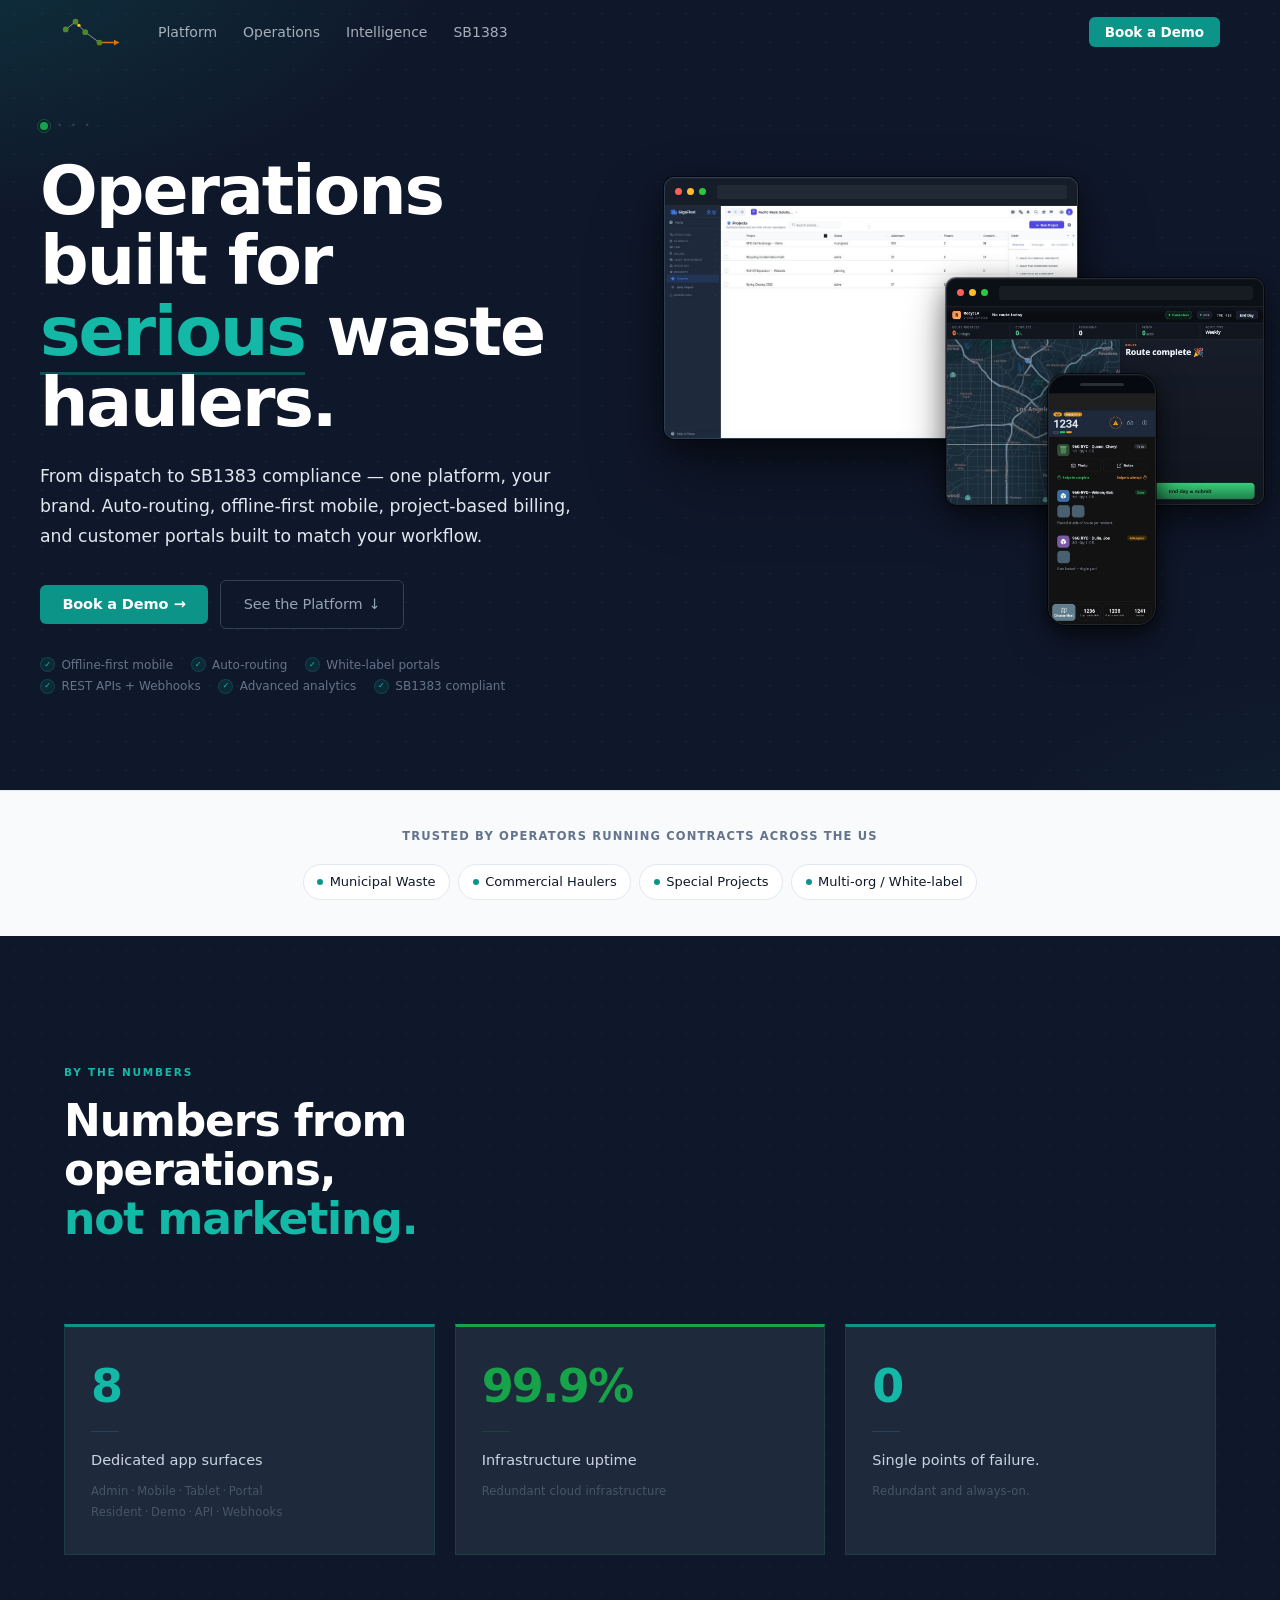
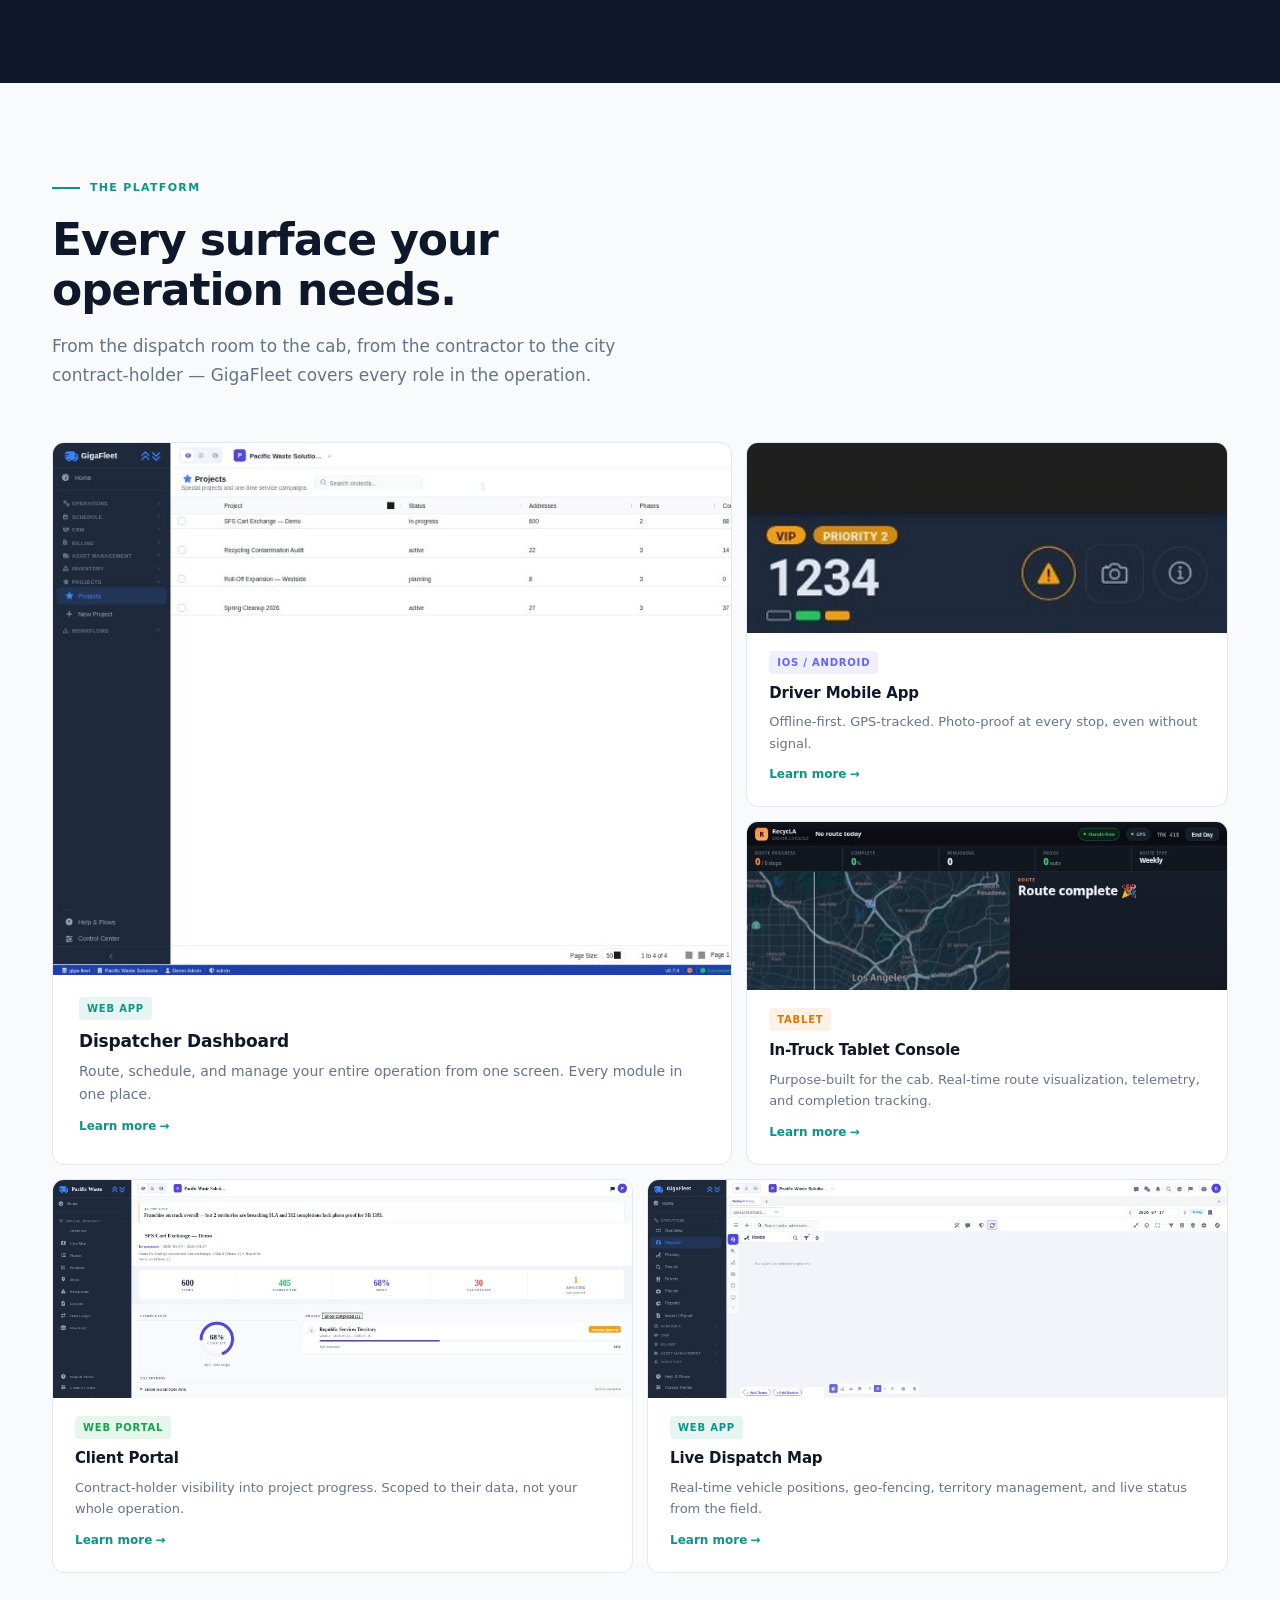
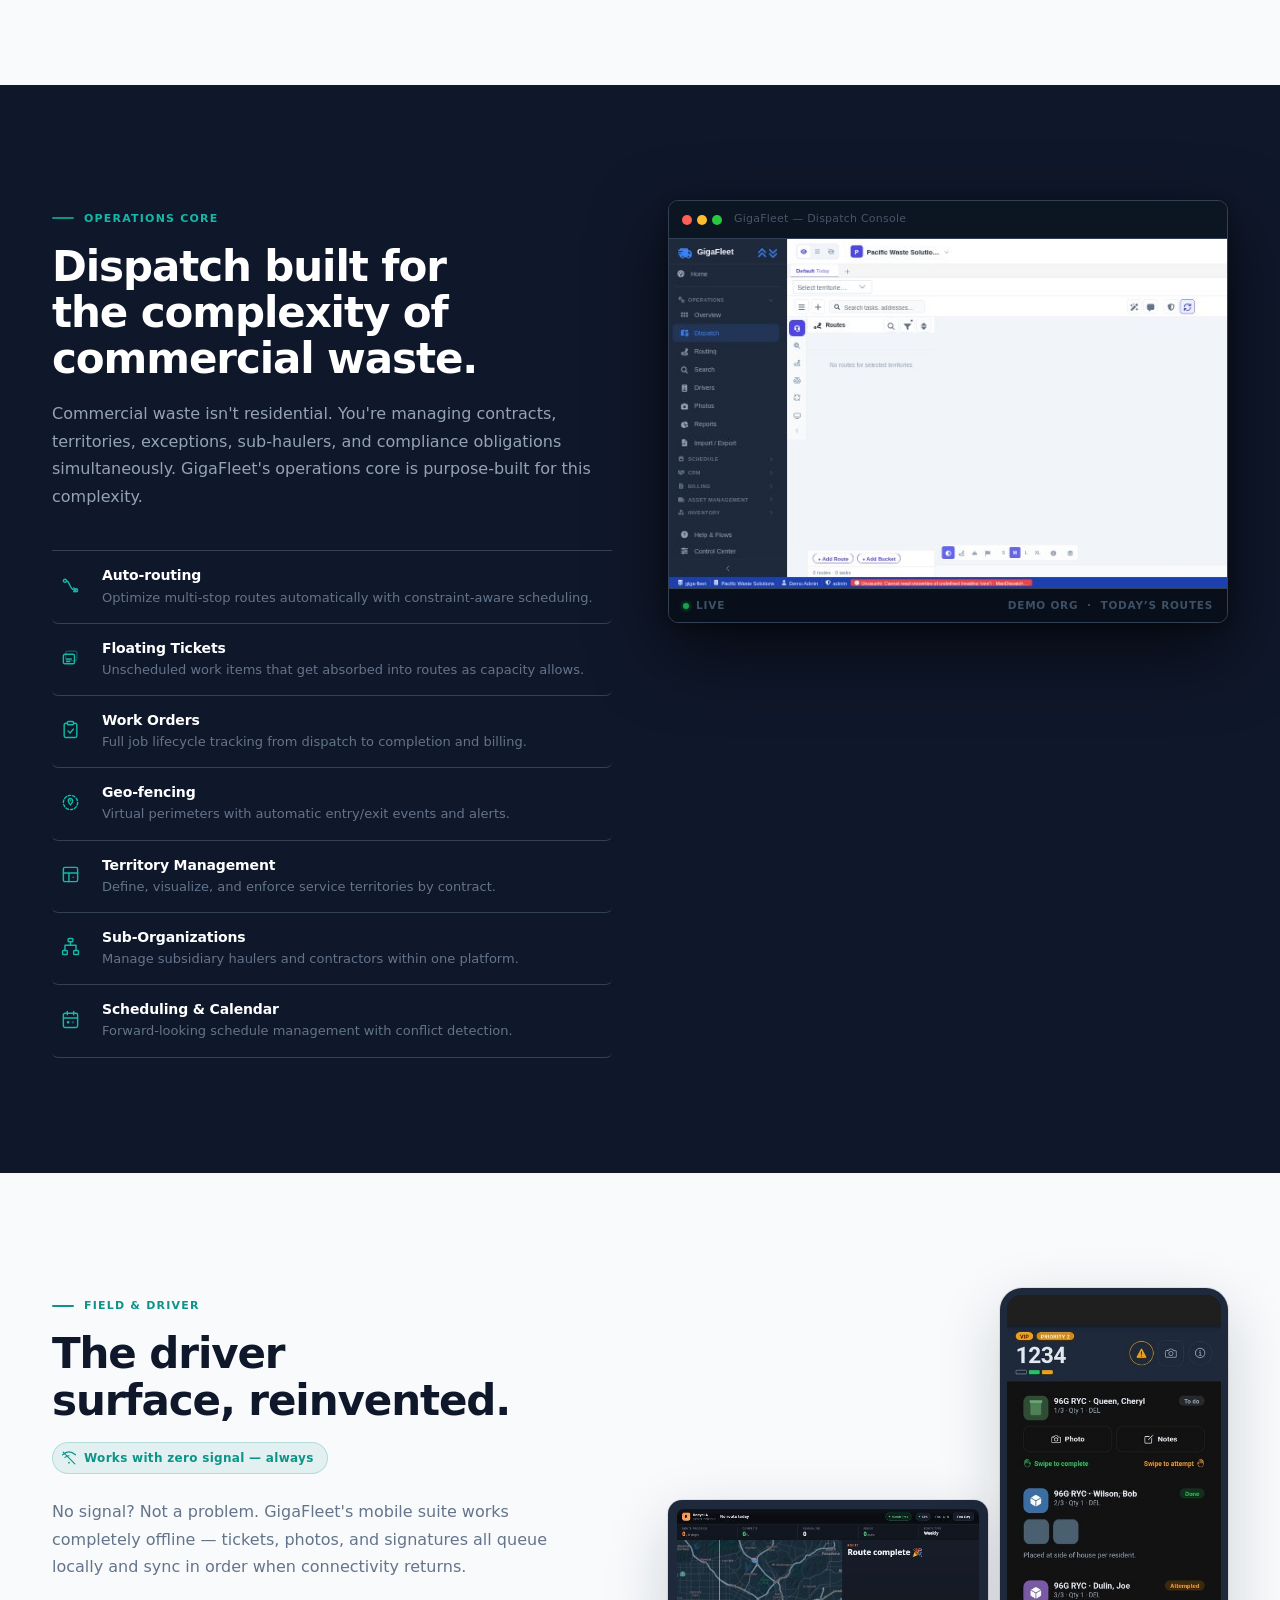
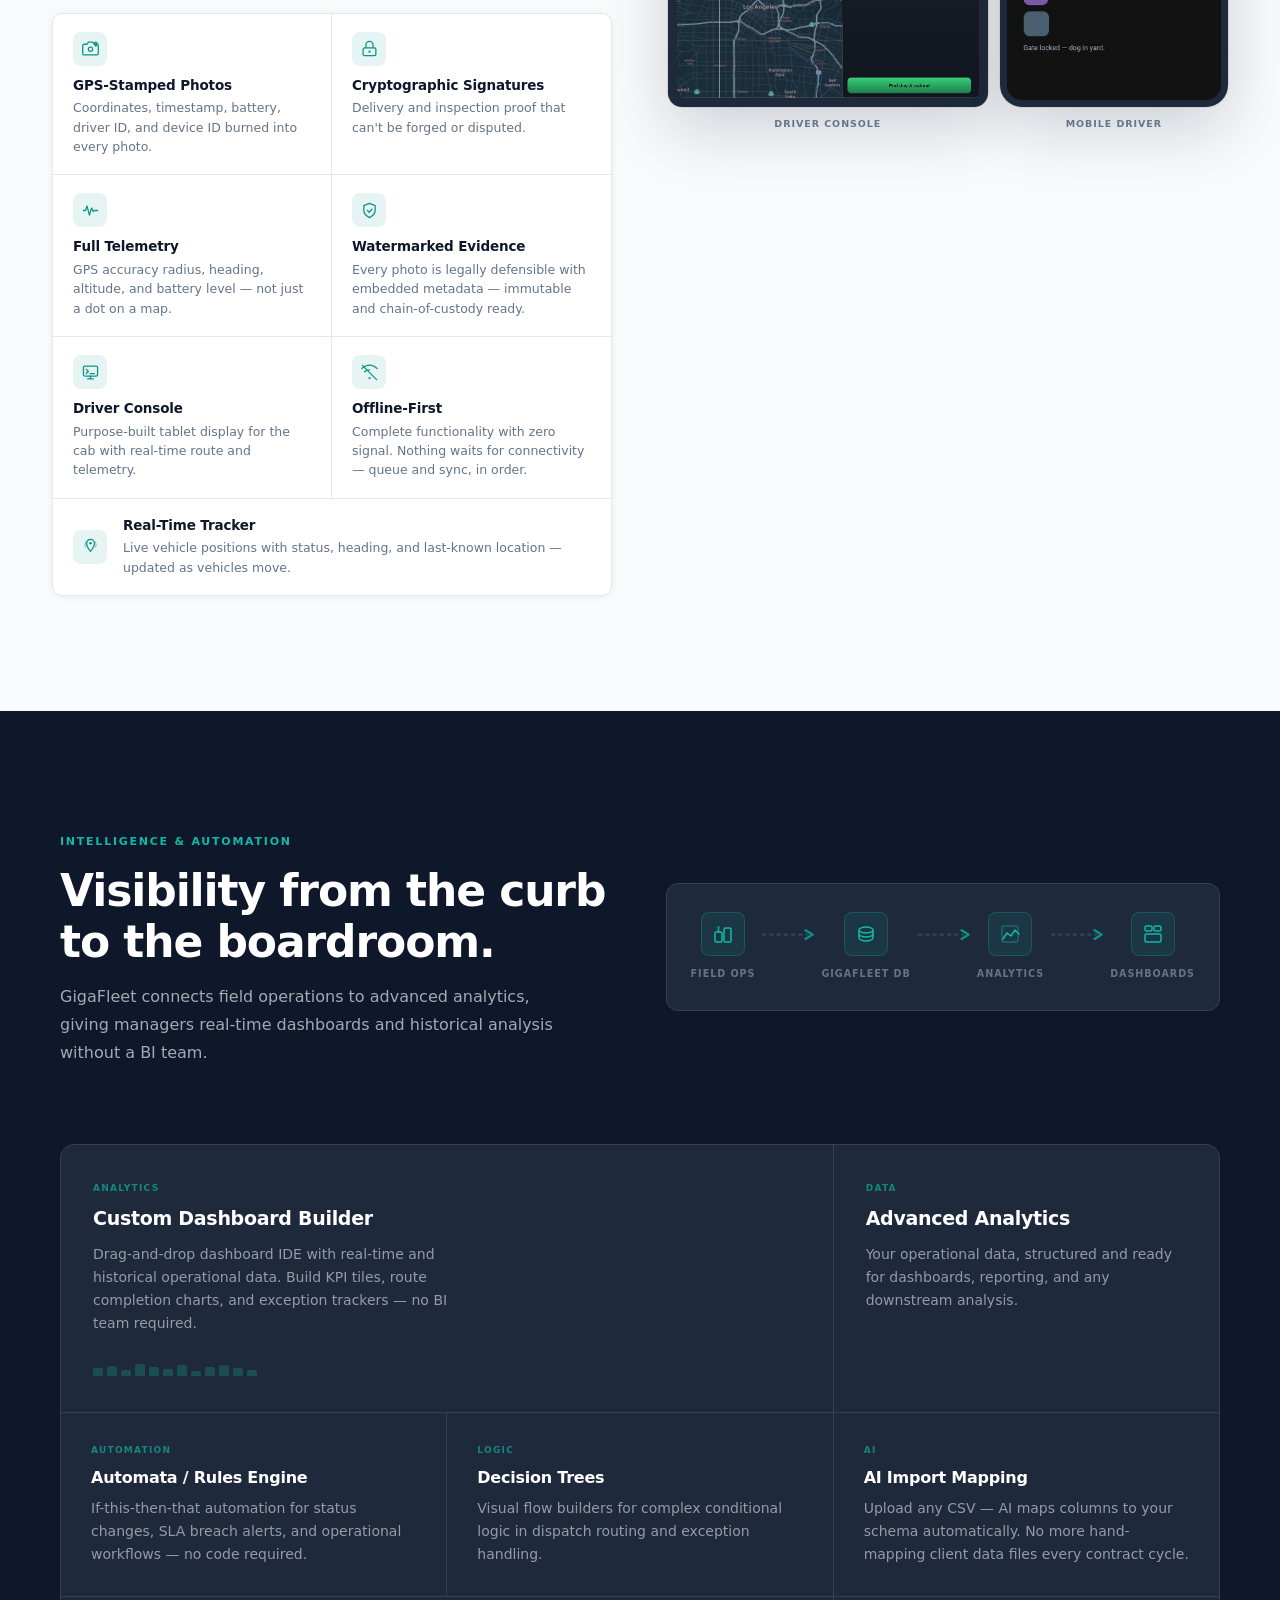
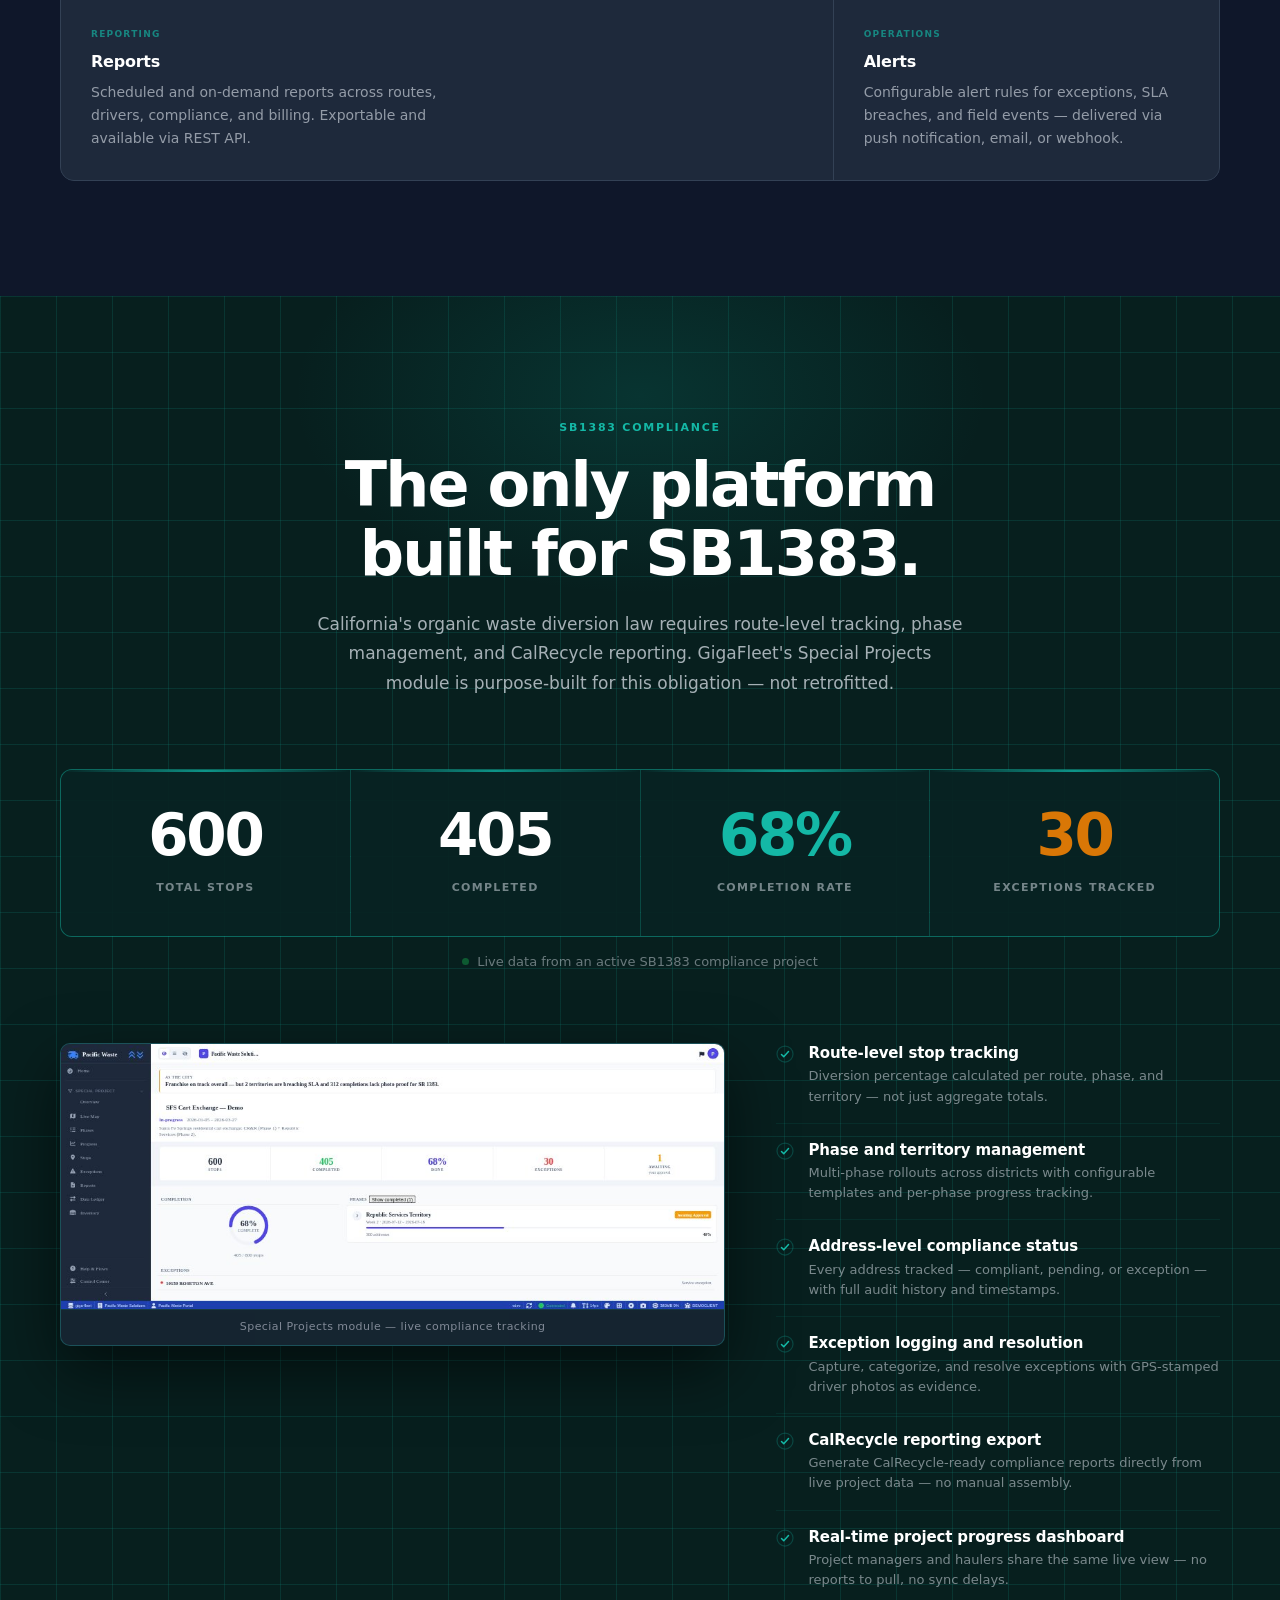
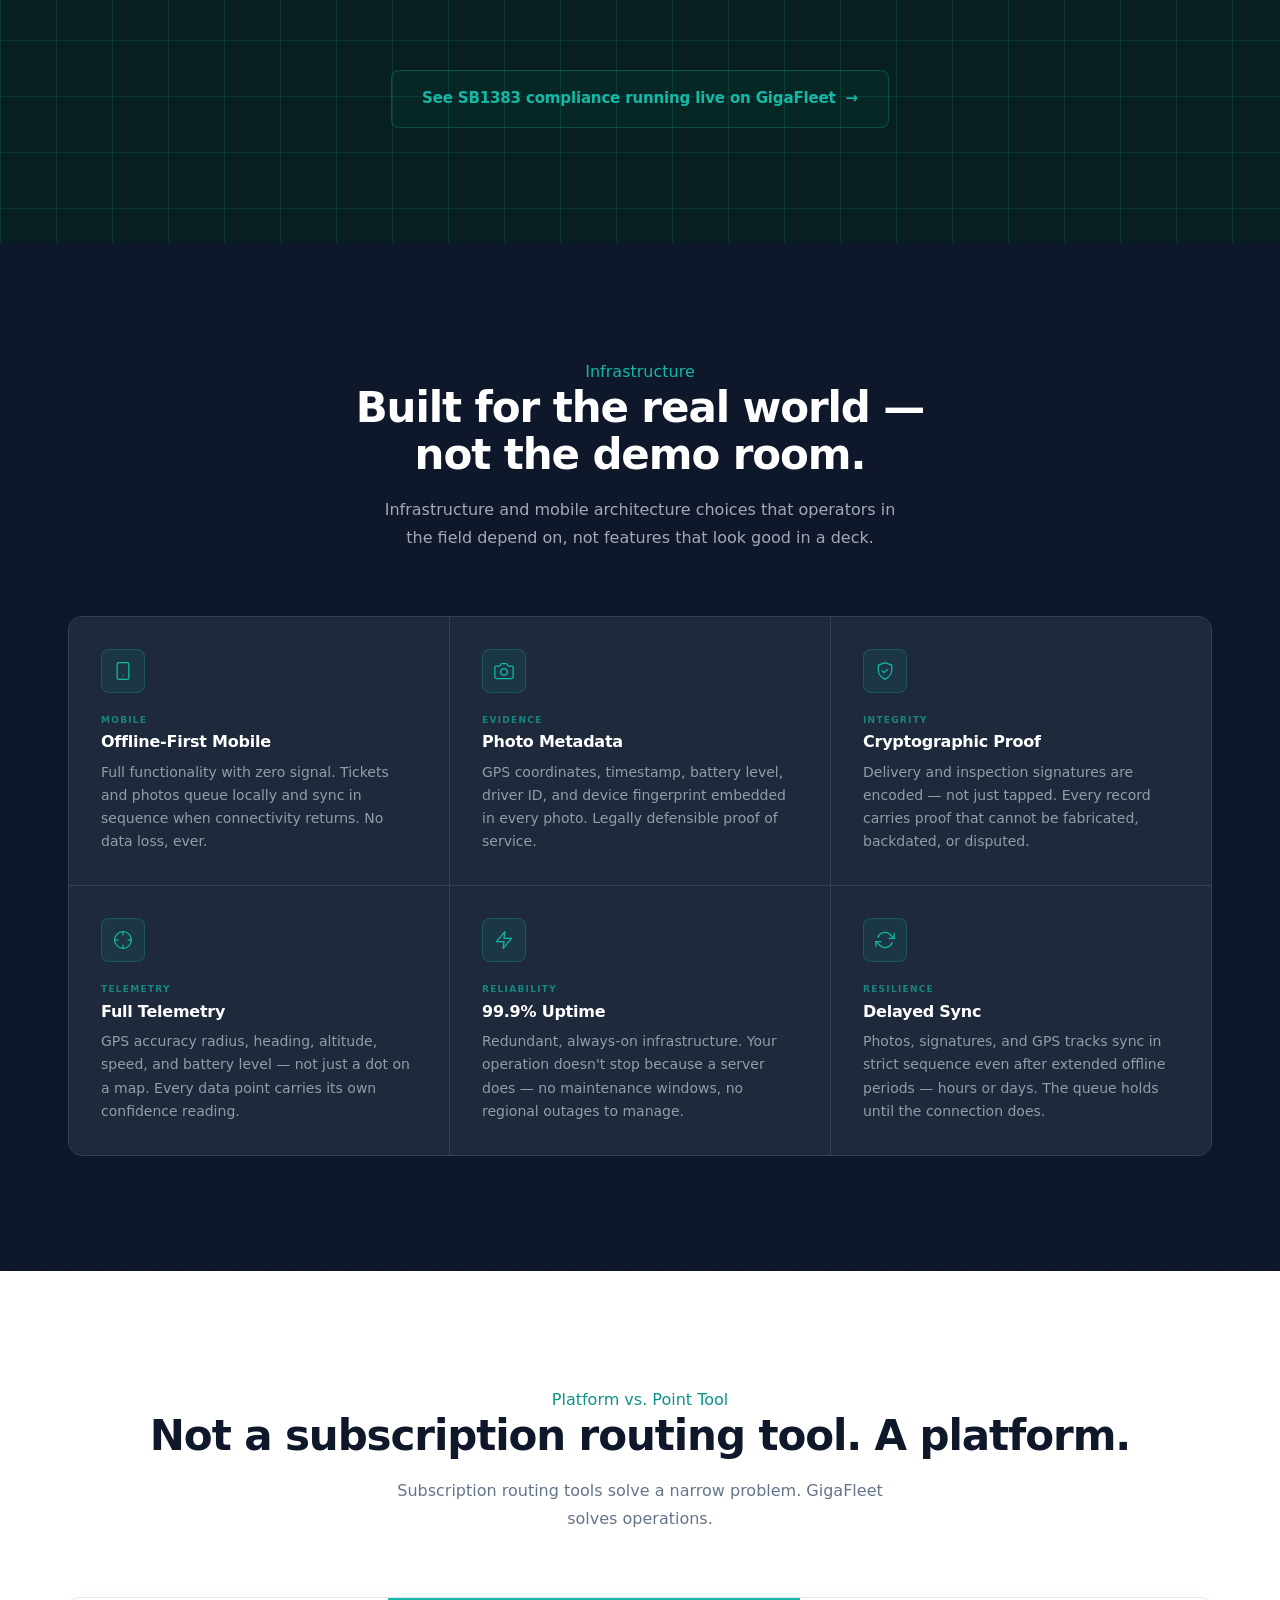
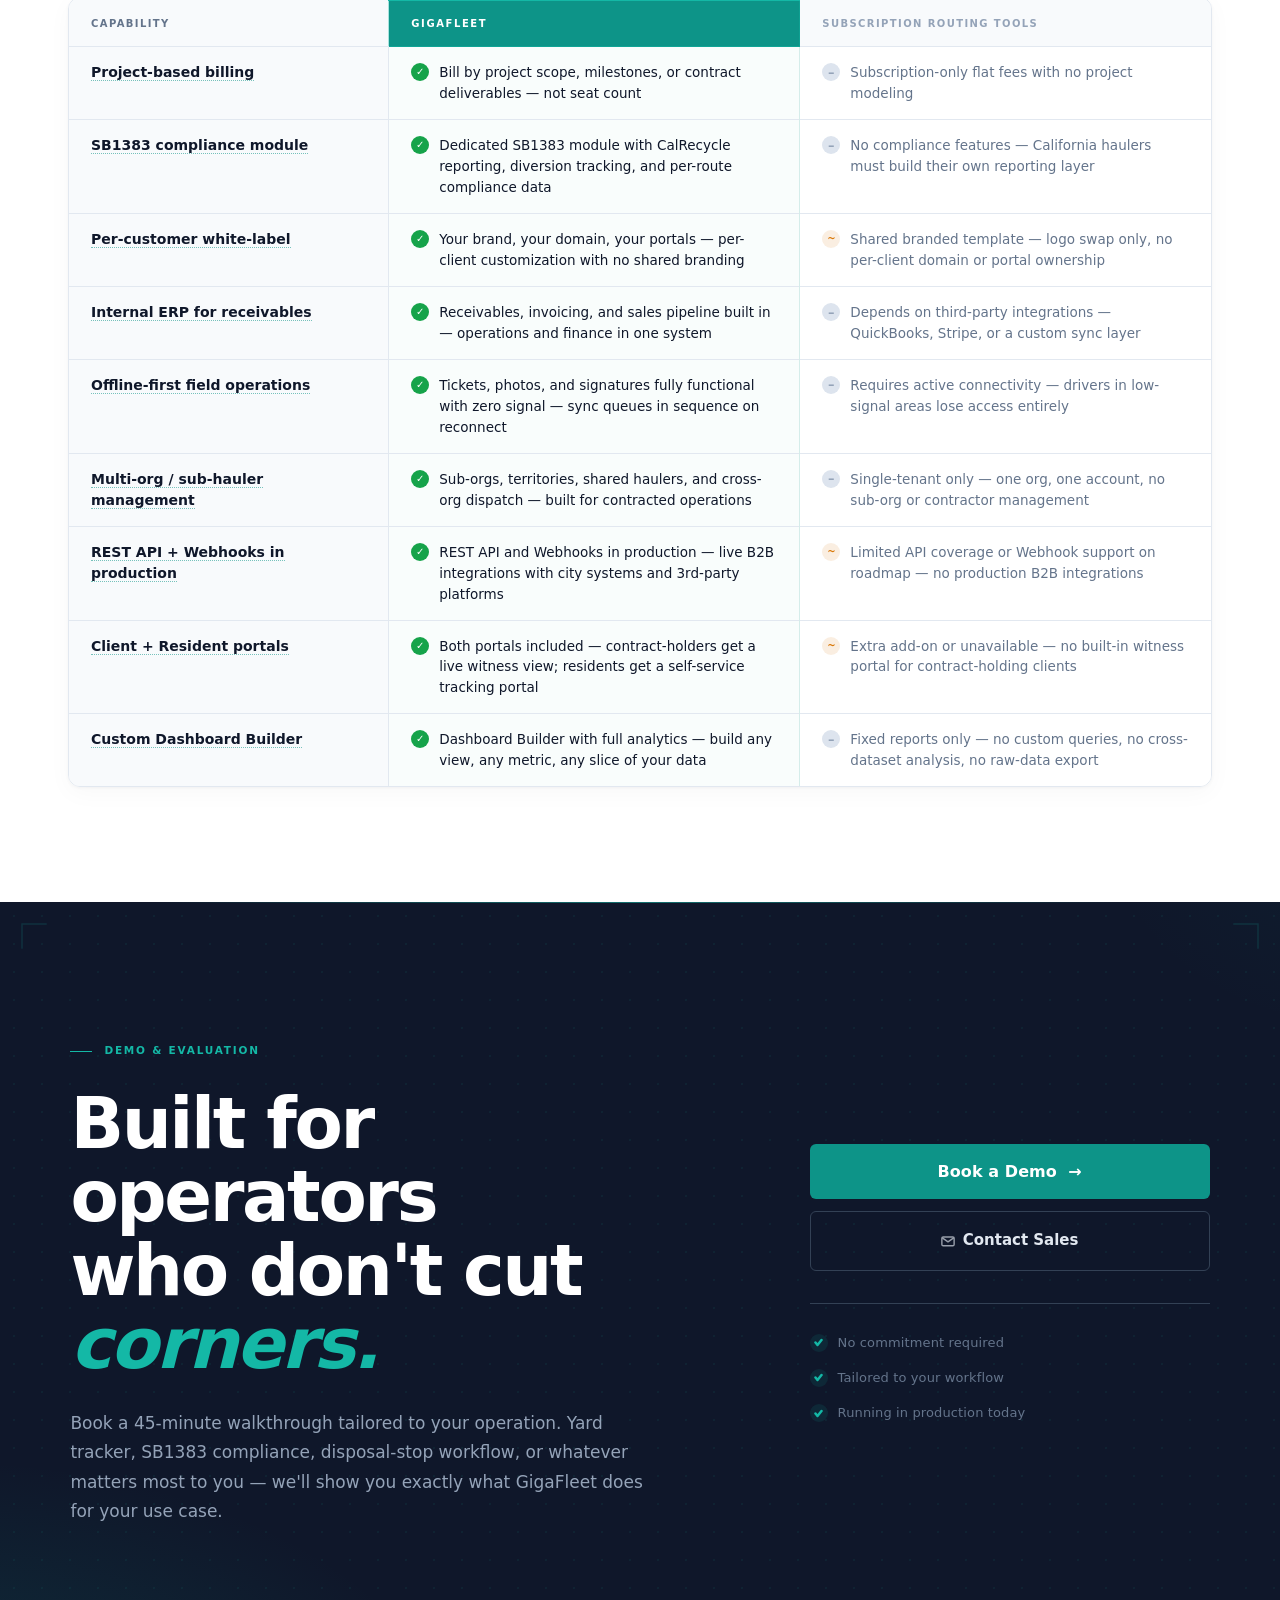
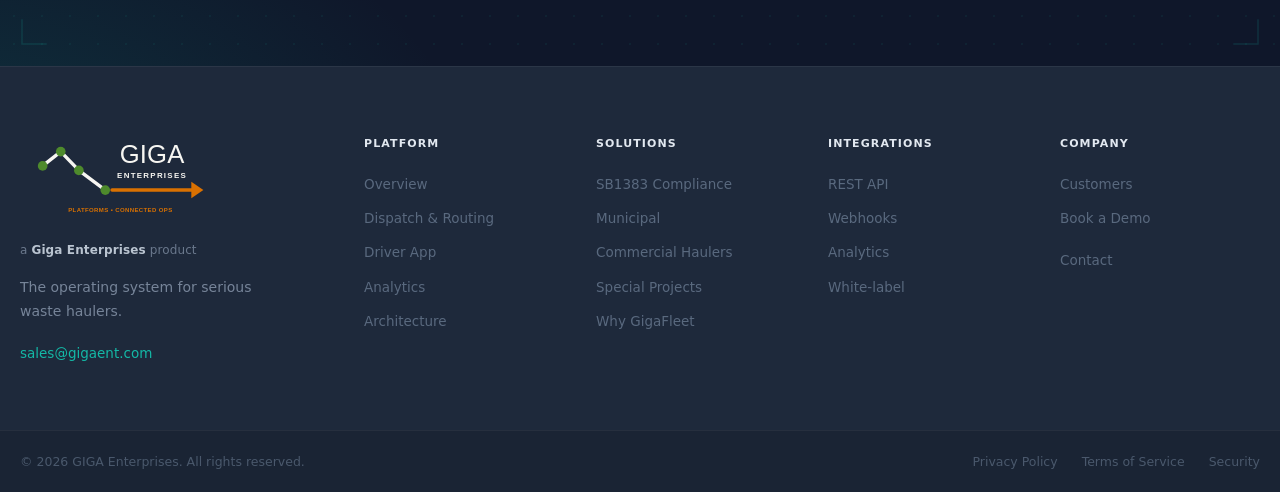
<file: index.html>
<!DOCTYPE html>
<html lang="en">
<head>
  <meta charset="UTF-8" />
  <meta name="viewport" content="width=device-width, initial-scale=1.0" />

  <title>GigaFleet — Fleet Operations Platform</title>
  <meta name="description" content="GigaFleet is the operating system for serious waste haulers. Dispatch, routing, field operations, client portals, analytics, and SB1383 compliance — built for municipal and commercial waste operators." />

  <!-- Open Graph -->
  <meta property="og:type" content="website" />
  <meta property="og:url" content="https://gigafleetapp.com/" />
  <meta property="og:title" content="GigaFleet — Fleet Operations Platform" />
  <meta property="og:description" content="The operating system for serious waste haulers. Built for municipal and commercial fleet operations across the US." />
  <meta property="og:image" content="https://gigafleetapp.com/assets/og-card.jpg" />
  <meta property="og:image:width" content="1200" />
  <meta property="og:image:height" content="630" />

  <!-- Twitter Card -->
  <meta name="twitter:card" content="summary_large_image" />
  <meta name="twitter:title" content="GigaFleet — Fleet Operations Platform" />
  <meta name="twitter:description" content="The operating system for serious waste haulers." />
  <meta name="twitter:image" content="https://gigafleetapp.com/assets/og-card.jpg" />

  <!-- Theme color for browser chrome -->
  <meta name="theme-color" content="#0F172A" />

  <!-- Favicon — Giga Enterprises mark (simplified) -->
  <link rel="icon" href="assets/favicon.svg" type="image/svg+xml" />
  <link rel="icon" href="assets/favicon-32.png" sizes="32x32" type="image/png" />
  <link rel="icon" href="assets/favicon-16.png" sizes="16x16" type="image/png" />
  <link rel="apple-touch-icon" href="assets/apple-touch-icon.png" />

  <!-- Canonical -->
  <link rel="canonical" href="https://gigafleetapp.com/" />

  <!-- Structured data -->
  <script type="application/ld+json">
  {
    "@context": "https://schema.org",
    "@graph": [
      {
        "@type": "Organization",
        "@id": "https://gigafleetapp.com/#org",
        "name": "Giga Enterprises",
        "url": "https://gigafleetapp.com/",
        "logo": "https://gigafleetapp.com/assets/apple-touch-icon.png",
        "email": "sales@gigaent.com",
        "description": "Giga Enterprises builds GigaFleet, the fleet-operations platform for waste haulers and municipalities.",
        "address": {
          "@type": "PostalAddress",
          "addressLocality": "Costa Mesa",
          "addressRegion": "CA",
          "addressCountry": "US"
        }
      },
      {
        "@type": "SoftwareApplication",
        "name": "GigaFleet",
        "applicationCategory": "BusinessApplication",
        "operatingSystem": "Web, iOS, Android",
        "url": "https://gigafleetapp.com/",
        "description": "The operating system for serious waste haulers — dispatch, routing, field operations, client portals, analytics, and SB1383 compliance.",
        "publisher": { "@id": "https://gigafleetapp.com/#org" }
      }
    ]
  }
  </script>

  <!-- Styles -->
  <link rel="stylesheet" href="css/style.css" />
</head>

<body>

  <!-- ============================================================
       1. NAV — Sticky header, transparent → solid on scroll
       ============================================================ -->
  <header id="site-nav" class="site-nav" role="banner" aria-label="Site navigation">
    <div class="nav-inner container">

      <a href="/" class="nav-logo" aria-label="GigaFleet home">
        <span class="nav-logo__mark" aria-hidden="true">
          <!-- Giga Enterprises mark: green trend dots + orange arrow -->
          <svg class="nav-logo__svg" width="62" height="31" viewBox="20 18 182 92" fill="none" xmlns="http://www.w3.org/2000/svg" aria-hidden="true">
            <polyline points="36,55 65,32 94,63 136,94" fill="none" stroke="#A0A0A1" stroke-width="2.6" stroke-linecap="round" stroke-linejoin="round"/>
            <line x1="136" y1="94" x2="182" y2="94" stroke="#DA7204" stroke-width="4.5" stroke-linecap="round"/>
            <path d="M179 85.5 L196 94 L179 102.5 Z" fill="#DA7204"/>
            <circle cx="36" cy="55" r="8.5" fill="#4D892B"/>
            <circle cx="65" cy="32" r="8.5" fill="#4D892B"/>
            <circle cx="94" cy="63" r="8.5" fill="#4D892B"/>
            <circle cx="136" cy="94" r="8.5" fill="#4D892B"/>
          <circle class="gf-logo-pulse" r="5" fill="#FBBF24"><animateMotion dur="2.6s" repeatCount="indefinite" path="M36,55 L65,32 L94,63 L136,94 L192,94"/><animate attributeName="opacity" dur="2.6s" repeatCount="indefinite" values="0;0;1;1;0" keyTimes="0;0.08;0.16;0.82;1"/></circle></svg>
        </span>
      </a>

      <!-- Primary nav links -->
      <nav class="nav-links" aria-label="Primary">
        <ul role="list">
          <li><a href="#platform" class="nav-link">Platform</a></li>
          <li><a href="#operations" class="nav-link">Operations</a></li>
          <li><a href="#intelligence" class="nav-link">Intelligence</a></li>
          <li><a href="#sb1383" class="nav-link">SB1383</a></li>
          <!-- <li><a href="#customers" class="nav-link">Customers</a></li> -->
        </ul>
      </nav>

      <!-- Right-side controls -->
      <div class="nav-actions">
        <!-- sign-in removed -->
        <button type="button" class="btn btn--primary btn--sm nav-cta js-book-demo">Book a Demo</button>
      </div>

      <!-- Mobile hamburger -->
      <button
        class="nav-hamburger"
        aria-label="Open navigation menu"
        aria-expanded="false"
        aria-controls="mobile-menu"
        type="button"
      >
        <span class="nav-hamburger__bar"></span>
        <span class="nav-hamburger__bar"></span>
        <span class="nav-hamburger__bar"></span>
      </button>
    </div>

    <!-- Mobile menu (hidden by default) -->
    <div id="mobile-menu" class="mobile-menu" aria-hidden="true" role="dialog" aria-modal="true" aria-label="Navigation menu">
      <nav aria-label="Mobile primary">
        <ul role="list">
          <li><a href="#platform" class="mobile-nav-link">Platform</a></li>
          <li><a href="#operations" class="mobile-nav-link">Operations</a></li>
          <li><a href="#intelligence" class="mobile-nav-link">Intelligence</a></li>
          <li><a href="#sb1383" class="mobile-nav-link">SB1383</a></li>
          <!-- <li><a href="#customers" class="mobile-nav-link">Customers</a></li> -->
          <!-- sign-in removed -->
          <li><button type="button" class="btn btn--primary mobile-cta js-book-demo">Book a Demo</button></li>
        </ul>
      </nav>
    </div>
  </header>

  <!-- ============================================================
       Main content
       ============================================================ -->
  <main id="main-content">

    <!-- 2. HERO ─────────────────────────────────────────────────── -->
    <section
      id="hero"
      class="section section--dark section--hero"
      aria-label="Hero — Operations built for serious waste haulers"
    >
      <div class="gf-hero">
        <div class="gf-hero-inner">

          <!-- LEFT — text + CTAs -->
          <div class="gf-hero-text">

            <div class="gf-eyebrow" aria-label="Live deployments">
              <span class="gf-eyebrow-pulse" aria-hidden="true"></span>
              <span class="gf-eyebrow-text">
                <span class="gf-eyebrow-sep">·</span>
                <span class="gf-eyebrow-sep">·</span>
                <span class="gf-eyebrow-sep">·</span>
              </span>
            </div>

            <h1 class="gf-headline">
              Operations built for<br>
              <span class="gf-accent">serious</span> waste haulers.
            </h1>

            <p class="gf-subhead">
              From dispatch to SB1383 compliance — one platform, your brand.
              Auto-routing, offline-first mobile, project-based billing, and
              customer portals built to match your workflow.
            </p>

            <div class="gf-ctas">
              <button type="button" class="gf-btn-primary js-book-demo">
                Book a Demo
                <span class="gf-btn-arrow" aria-hidden="true">→</span>
              </button>
              <a href="#platform" class="gf-btn-ghost">
                See the Platform
                <span aria-hidden="true">↓</span>
              </a>
            </div>

            <div class="gf-features" aria-label="Key capabilities">
              <span class="gf-feature"><span class="gf-feature-tick" aria-hidden="true">✓</span>Offline-first mobile</span>
              <span class="gf-feature"><span class="gf-feature-tick" aria-hidden="true">✓</span>Auto-routing</span>
              <span class="gf-feature"><span class="gf-feature-tick" aria-hidden="true">✓</span>White-label portals</span>
              <span class="gf-feature"><span class="gf-feature-tick" aria-hidden="true">✓</span>REST APIs + Webhooks</span>
              <span class="gf-feature"><span class="gf-feature-tick" aria-hidden="true">✓</span>Advanced analytics</span>
              <span class="gf-feature"><span class="gf-feature-tick" aria-hidden="true">✓</span>SB1383 compliant</span>
            </div>

          </div><!-- /gf-hero-text -->

          <!-- RIGHT — device composite -->
          <div class="gf-devices" aria-hidden="true">

            <div class="gf-device gf-device-laptop">
              <div class="gf-device-chrome">
                <span class="d d-r"></span><span class="d d-y"></span><span class="d d-g"></span>
                <span class="gf-device-chrome-bar"></span>
              </div>
              <img src="assets/screenshots/home.jpg" alt="GigaFleet dispatcher dashboard" loading="eager" decoding="async">
            </div>

            <div class="gf-device gf-device-tablet">
              <div class="gf-device-chrome">
                <span class="d d-r"></span><span class="d d-y"></span><span class="d d-g"></span>
                <span class="gf-device-chrome-bar"></span>
              </div>
              <img src="assets/screenshots/tablet.jpg" alt="Driver Console showing live route completion" loading="eager" decoding="async">
            </div>

            <div class="gf-device gf-device-phone">
              <div class="gf-device-chrome"></div>
              <img src="assets/screenshots/mobile.jpg" alt="GigaFleet mobile app — special-project canvass sheet with per-cart tickets" loading="eager" decoding="async">
            </div>

          </div><!-- /gf-devices -->

        </div><!-- /gf-hero-inner -->
      </div><!-- /gf-hero -->
    </section>

    <!-- 3. TRUST BAR ────────────────────────────────────────────── -->
    <section
      id="trust"
      class="section section--light section--trust"
      aria-label="Trusted operators"
    >
      <div class="gf-trust">
        <div class="gf-trust-inner">
          <p class="gf-trust-label">Trusted by operators running contracts across the US</p>
          <div class="gf-trust-pills" role="list" aria-label="Trusted by operators">
            <span class="gf-trust-pill" role="listitem"><span class="gf-trust-pill-dot" aria-hidden="true"></span>Municipal Waste</span>
            <span class="gf-trust-pill" role="listitem"><span class="gf-trust-pill-dot" aria-hidden="true"></span>Commercial Haulers</span>
            <span class="gf-trust-pill" role="listitem"><span class="gf-trust-pill-dot" aria-hidden="true"></span>Special Projects</span>
            <span class="gf-trust-pill" role="listitem"><span class="gf-trust-pill-dot" aria-hidden="true"></span>Multi-org / White-label</span>
          </div>
        </div>
      </div>
    </section>

    <!-- 4. METRICS ──────────────────────────────────────────────── -->
    <section
      id="metrics"
      class="section section--dark section--metrics"
      aria-label="Platform metrics"
    >
      <div class="gf-m" aria-labelledby="gf-m-headline">
        <div class="gf-m__inner">

          <span class="gf-m__eyebrow">By the numbers</span>

          <h2 class="gf-m__headline" id="gf-m-headline">
            Numbers from operations,<br>
            <span class="gf-m__headline-kicker">not marketing.</span>
          </h2>

          <div class="gf-m__grid">

            <div class="gf-m__card">
              <span class="gf-m__stat">8</span>
              <div class="gf-m__divider"></div>
              <p class="gf-m__label">Dedicated app surfaces</p>
              <p class="gf-m__sub">Admin&thinsp;·&thinsp;Mobile&thinsp;·&thinsp;Tablet&thinsp;·&thinsp;Portal<br>Resident&thinsp;·&thinsp;Demo&thinsp;·&thinsp;API&thinsp;·&thinsp;Webhooks</p>
            </div>

            <div class="gf-m__card gf-m__card--green">
              <span class="gf-m__stat">99.9%</span>
              <div class="gf-m__divider"></div>
              <p class="gf-m__label">Infrastructure uptime</p>
              <p class="gf-m__sub">Redundant cloud infrastructure</p>
            </div>

            <div class="gf-m__card">
              <span class="gf-m__stat">0</span>
              <div class="gf-m__divider"></div>
              <p class="gf-m__label">Single points of failure.</p>
              <p class="gf-m__sub">Redundant and always-on.</p>
            </div>

          </div>
        </div>
      </div>
    </section>

    <!-- 5. PLATFORM ─────────────────────────────────────────────── -->
    <section
      id="platform"
      class="section section--light section--platform"
      aria-label="Platform surfaces"
    >
      <div class="platform">
        <div class="platform__inner">

          <header class="platform__header">
            <p class="platform__eyebrow" aria-hidden="true">The Platform</p>
            <h2 class="platform__headline" id="platform-headline">Every surface your operation needs.</h2>
            <p class="platform__sub">From the dispatch room to the cab, from the contractor to the city contract-holder — GigaFleet covers every role in the operation.</p>
          </header>

          <div class="platform__grid">

            <article class="card card--dispatcher">
              <div class="card__image">
                <img src="assets/screenshots/home.jpg" alt="GigaFleet admin home showing the full module grid: Operations, Schedule, CRM, Billing, Reports, and more" loading="lazy">
              </div>
              <div class="card__body">
                <span class="chip chip--web">Web App</span>
                <h3 class="card__title">Dispatcher Dashboard</h3>
                <p class="card__desc">Route, schedule, and manage your entire operation from one screen. Every module in one place.</p>
                <a href="#operations" class="card__link">Learn more <span aria-hidden="true">→</span></a>
              </div>
            </article>

            <article class="card card--mobile">
              <div class="card__image">
                <img src="assets/screenshots/mobile.jpg" alt="GigaFleet mobile app: special-project canvass sheet with per-cart tickets, photo proof, and status" loading="lazy">
              </div>
              <div class="card__body">
                <span class="chip chip--mobile">iOS / Android</span>
                <h3 class="card__title">Driver Mobile App</h3>
                <p class="card__desc">Offline-first. GPS-tracked. Photo-proof at every stop, even without signal.</p>
                <a href="#fd-heading" class="card__link">Learn more <span aria-hidden="true">→</span></a>
              </div>
            </article>

            <article class="card card--tablet">
              <div class="card__image">
                <img src="assets/screenshots/tablet.jpg" alt="Driver Console on tablet with real-time route tracking" loading="lazy">
              </div>
              <div class="card__body">
                <span class="chip chip--tablet">Tablet</span>
                <h3 class="card__title">In-Truck Tablet Console</h3>
                <p class="card__desc">Purpose-built for the cab. Real-time route visualization, telemetry, and completion tracking.</p>
                <a href="#fd-heading" class="card__link">Learn more <span aria-hidden="true">→</span></a>
              </div>
            </article>

            <article class="card card--portal">
              <div class="card__image">
                <img src="assets/screenshots/client-portal.jpg" alt="Client portal Special Projects view: 600 stops, 405 completed, 68% progress, 30 exceptions flagged" loading="lazy">
              </div>
              <div class="card__body">
                <span class="chip chip--portal">Web Portal</span>
                <h3 class="card__title">Client Portal</h3>
                <p class="card__desc">Contract-holder visibility into project progress. Scoped to their data, not your whole operation.</p>
                <a href="#sb1383" class="card__link">Learn more <span aria-hidden="true">→</span></a>
              </div>
            </article>

            <article class="card card--dispatch">
              <div class="card__image">
                <img src="assets/screenshots/dispatch.jpg" alt="Live dispatch map showing vehicle positions, territory boundaries, and real-time route status" loading="lazy">
              </div>
              <div class="card__body">
                <span class="chip chip--web">Web App</span>
                <h3 class="card__title">Live Dispatch Map</h3>
                <p class="card__desc">Real-time vehicle positions, geo-fencing, territory management, and live status from the field.</p>
                <a href="#operations" class="card__link">Learn more <span aria-hidden="true">→</span></a>
              </div>
            </article>

          </div><!-- /platform__grid -->
        </div><!-- /platform__inner -->
      </div><!-- /platform -->
    </section>

    <!-- 6. OPERATIONS CORE ───────────────────────────────────────── -->
    <section
      id="operations"
      class="section section--dark section--operations"
      aria-label="Operations core"
    >
      <section class="gf-section ops-core" aria-labelledby="ops-heading">
        <div class="gf-container">
          <div class="ops-layout">

            <div class="ops-content">

              <span class="gf-eyebrow" aria-hidden="true">
                <span class="gf-eyebrow__rule"></span>
                Operations Core
              </span>

              <h2 class="gf-h2" id="ops-heading">
                Dispatch built for the complexity of commercial&nbsp;waste.
              </h2>

              <p class="gf-intro">
                Commercial waste isn't residential. You're managing contracts, territories,
                exceptions, sub-haulers, and compliance obligations simultaneously.
                GigaFleet's operations core is purpose-built for this complexity.
              </p>

              <ul class="ops-features" aria-label="Operations Core capabilities">

                <li class="ops-feature">
                  <div class="ops-feature__icon" aria-hidden="true">
                    <svg viewBox="0 0 24 24" fill="none" stroke="currentColor" stroke-width="1.8" stroke-linecap="round" stroke-linejoin="round">
                      <circle cx="5" cy="6" r="2"/><circle cx="19" cy="18" r="2"/>
                      <path d="M7 6.4 C11 6.4 11 17.6 17 17.6"/>
                      <path d="M16 15.2 l3 2.4 -3 2.4"/>
                    </svg>
                  </div>
                  <div class="ops-feature__text">
                    <div class="ops-feature__title">Auto-routing</div>
                    <div class="ops-feature__desc">Optimize multi-stop routes automatically with constraint-aware scheduling.</div>
                  </div>
                </li>

                <li class="ops-feature">
                  <div class="ops-feature__icon" aria-hidden="true">
                    <svg viewBox="0 0 24 24" fill="none" stroke="currentColor" stroke-width="1.8" stroke-linecap="round" stroke-linejoin="round">
                      <rect x="6" y="4" width="14" height="12" rx="2" stroke-opacity=".35"/>
                      <rect x="3" y="8" width="14" height="12" rx="2"/>
                      <path d="M7 14h6M7 17h4"/>
                    </svg>
                  </div>
                  <div class="ops-feature__text">
                    <div class="ops-feature__title">Floating Tickets</div>
                    <div class="ops-feature__desc">Unscheduled work items that get absorbed into routes as capacity allows.</div>
                  </div>
                </li>

                <li class="ops-feature">
                  <div class="ops-feature__icon" aria-hidden="true">
                    <svg viewBox="0 0 24 24" fill="none" stroke="currentColor" stroke-width="1.8" stroke-linecap="round" stroke-linejoin="round">
                      <path d="M8 4H6a2 2 0 0 0-2 2v14a2 2 0 0 0 2 2h12a2 2 0 0 0 2-2V6a2 2 0 0 0-2-2h-2"/>
                      <rect x="8" y="2" width="8" height="4" rx="1.5"/>
                      <path d="M9 14l2.5 2.5 4-5"/>
                    </svg>
                  </div>
                  <div class="ops-feature__text">
                    <div class="ops-feature__title">Work Orders</div>
                    <div class="ops-feature__desc">Full job lifecycle tracking from dispatch to completion and billing.</div>
                  </div>
                </li>

                <li class="ops-feature">
                  <div class="ops-feature__icon" aria-hidden="true">
                    <svg viewBox="0 0 24 24" fill="none" stroke="currentColor" stroke-width="1.8" stroke-linecap="round" stroke-linejoin="round">
                      <circle cx="12" cy="12" r="9" stroke-dasharray="3.2 2.4"/>
                      <path d="M12 7a2.8 2.8 0 0 1 2.8 2.8 c0 2.2-2.8 5.2-2.8 5.2 S9.2 12 9.2 9.8 A2.8 2.8 0 0 1 12 7z"/>
                      <circle cx="12" cy="9.8" r=".9" fill="currentColor" stroke="none"/>
                    </svg>
                  </div>
                  <div class="ops-feature__text">
                    <div class="ops-feature__title">Geo-fencing</div>
                    <div class="ops-feature__desc">Virtual perimeters with automatic entry/exit events and alerts.</div>
                  </div>
                </li>

                <li class="ops-feature">
                  <div class="ops-feature__icon" aria-hidden="true">
                    <svg viewBox="0 0 24 24" fill="none" stroke="currentColor" stroke-width="1.8" stroke-linecap="round" stroke-linejoin="round">
                      <rect x="3" y="3" width="18" height="18" rx="2"/>
                      <path d="M3 10h18M10 10v11"/>
                      <circle cx="15.5" cy="15.5" r="1.2" fill="currentColor" stroke="none" opacity=".55"/>
                    </svg>
                  </div>
                  <div class="ops-feature__text">
                    <div class="ops-feature__title">Territory Management</div>
                    <div class="ops-feature__desc">Define, visualize, and enforce service territories by contract.</div>
                  </div>
                </li>

                <li class="ops-feature">
                  <div class="ops-feature__icon" aria-hidden="true">
                    <svg viewBox="0 0 24 24" fill="none" stroke="currentColor" stroke-width="1.8" stroke-linecap="round" stroke-linejoin="round">
                      <rect x="9" y="2" width="6" height="4" rx="1"/>
                      <rect x="2" y="17" width="6" height="5" rx="1"/>
                      <rect x="16" y="17" width="6" height="5" rx="1"/>
                      <path d="M12 6v4.5"/>
                      <path d="M12 10.5 H5 V17"/>
                      <path d="M12 10.5 H19 V17"/>
                    </svg>
                  </div>
                  <div class="ops-feature__text">
                    <div class="ops-feature__title">Sub-Organizations</div>
                    <div class="ops-feature__desc">Manage subsidiary haulers and contractors within one platform.</div>
                  </div>
                </li>

                <li class="ops-feature">
                  <div class="ops-feature__icon" aria-hidden="true">
                    <svg viewBox="0 0 24 24" fill="none" stroke="currentColor" stroke-width="1.8" stroke-linecap="round" stroke-linejoin="round">
                      <rect x="3" y="4" width="18" height="18" rx="2"/>
                      <path d="M16 2v4M8 2v4M3 10h18"/>
                      <rect x="7.5" y="14" width="3" height="3" rx=".6" fill="currentColor" stroke="none"/>
                      <rect x="13.5" y="14" width="3" height="3" rx=".6" fill="currentColor" stroke="none" opacity=".4"/>
                    </svg>
                  </div>
                  <div class="ops-feature__text">
                    <div class="ops-feature__title">Scheduling &amp; Calendar</div>
                    <div class="ops-feature__desc">Forward-looking schedule management with conflict detection.</div>
                  </div>
                </li>

              </ul>
            </div><!-- /ops-content -->

            <div class="ops-visual">
              <figure class="ops-frame" role="img" aria-label="GigaFleet dispatch console — live route map, driver assignments, and territory overlays">
                <div class="ops-frame__bar" aria-hidden="true">
                  <div class="ops-frame__dots">
                    <div class="ops-frame__dot ops-frame__dot--r"></div>
                    <div class="ops-frame__dot ops-frame__dot--y"></div>
                    <div class="ops-frame__dot ops-frame__dot--g"></div>
                  </div>
                  <span class="ops-frame__bar-label">GigaFleet &mdash; Dispatch Console</span>
                </div>
                <div class="ops-frame__screen">
                  <img src="assets/screenshots/dispatch.jpg" alt="Dispatch map view showing driver positions, route assignments, and territory zones" loading="lazy" width="1200" height="750" />
                </div>
                <div class="ops-frame__footer" aria-hidden="true">
                  <span class="ops-frame__status"><span class="ops-frame__led"></span>Live</span>
                  <span class="ops-frame__footer-caption">Demo Org &nbsp;&middot;&nbsp; Today&rsquo;s Routes</span>
                </div>
              </figure>
            </div>

          </div><!-- /ops-layout -->
        </div><!-- /gf-container -->
      </section>
    </section>

    <!-- 7. FIELD & DRIVER ───────────────────────────────────────── -->
    <section
      id="field"
      class="section section--light section--field"
      aria-label="Field and driver surface"
    >
      <section class="gf-section field-driver" aria-labelledby="fd-heading">
        <div class="gf-container">
          <div class="fd-layout">

            <div class="fd-content">

              <span class="gf-eyebrow" aria-hidden="true">
                <span class="gf-eyebrow__rule"></span>
                Field &amp; Driver
              </span>

              <h2 class="gf-h2" id="fd-heading">The driver surface,&nbsp;reinvented.</h2>

              <div class="fd-badge" role="note" aria-label="Offline-first: works with zero signal">
                <svg viewBox="0 0 24 24" fill="none" stroke="currentColor" stroke-width="2" stroke-linecap="round" stroke-linejoin="round" aria-hidden="true">
                  <path d="M1 6.5C4.8 3 8.8 1.5 12 1.5s7.2 1.5 11 5"/>
                  <path d="M5 11c2-1.8 4.4-2.8 7-2.8"/>
                  <line x1="2" y1="2" x2="22" y2="22"/>
                  <circle cx="12" cy="20" r="1.5" fill="currentColor" stroke="none"/>
                </svg>
                Works with zero signal &mdash; always
              </div>

              <p class="gf-intro">
                No signal? Not a problem. GigaFleet's mobile suite works completely
                offline — tickets, photos, and signatures all queue locally and
                sync in order when connectivity returns.
              </p>

              <div class="fd-grid-wrap">
                <ul class="fd-grid" aria-label="Field & Driver capabilities">

                  <li class="fd-card">
                    <div class="fd-card__icon" aria-hidden="true">
                      <svg viewBox="0 0 24 24" fill="none" stroke="currentColor" stroke-width="1.8" stroke-linecap="round" stroke-linejoin="round">
                        <path d="M23 19a2 2 0 0 1-2 2H3a2 2 0 0 1-2-2V8a2 2 0 0 1 2-2h4l2-3h6l2 3h4a2 2 0 0 1 2 2z"/>
                        <circle cx="12" cy="13" r="3"/>
                        <path d="M19.5 3a2 2 0 0 1 2 2c0 1.8-2 4-2 4s-2-2.2-2-4a2 2 0 0 1 2-2z" stroke-width="1.5"/>
                        <circle cx="19.5" cy="5" r=".7" fill="currentColor" stroke="none"/>
                      </svg>
                    </div>
                    <div class="fd-card__title">GPS-Stamped Photos</div>
                    <div class="fd-card__desc">Coordinates, timestamp, battery, driver ID, and device ID burned into every photo.</div>
                  </li>

                  <li class="fd-card">
                    <div class="fd-card__icon" aria-hidden="true">
                      <svg viewBox="0 0 24 24" fill="none" stroke="currentColor" stroke-width="1.8" stroke-linecap="round" stroke-linejoin="round">
                        <rect x="3" y="11" width="18" height="11" rx="2"/>
                        <path d="M7 11V7a5 5 0 0 1 10 0v4"/>
                        <circle cx="12" cy="16.5" r="1.6" fill="currentColor" stroke="none"/>
                      </svg>
                    </div>
                    <div class="fd-card__title">Cryptographic Signatures</div>
                    <div class="fd-card__desc">Delivery and inspection proof that can't be forged or disputed.</div>
                  </li>

                  <li class="fd-card">
                    <div class="fd-card__icon" aria-hidden="true">
                      <svg viewBox="0 0 24 24" fill="none" stroke="currentColor" stroke-width="1.8" stroke-linecap="round" stroke-linejoin="round">
                        <polyline points="2,12 5,12 7,5.5 10.5,18.5 13.5,8.5 16,13.5 18,12 22,12"/>
                      </svg>
                    </div>
                    <div class="fd-card__title">Full Telemetry</div>
                    <div class="fd-card__desc">GPS accuracy radius, heading, altitude, and battery level — not just a dot on a map.</div>
                  </li>

                  <li class="fd-card">
                    <div class="fd-card__icon" aria-hidden="true">
                      <svg viewBox="0 0 24 24" fill="none" stroke="currentColor" stroke-width="1.8" stroke-linecap="round" stroke-linejoin="round">
                        <path d="M12 22s8-4 8-10V5l-8-3-8 3v7c0 6 8 10 8 10z"/>
                        <path d="M9 12l2.5 2.5 4-4.5"/>
                      </svg>
                    </div>
                    <div class="fd-card__title">Watermarked Evidence</div>
                    <div class="fd-card__desc">Every photo is legally defensible with embedded metadata — immutable and chain-of-custody ready.</div>
                  </li>

                  <li class="fd-card">
                    <div class="fd-card__icon" aria-hidden="true">
                      <svg viewBox="0 0 24 24" fill="none" stroke="currentColor" stroke-width="1.8" stroke-linecap="round" stroke-linejoin="round">
                        <rect x="2" y="3" width="20" height="14" rx="2"/>
                        <path d="M8 21h8M12 17v4"/>
                        <path d="M6 7.5l3 3-3 3"/>
                        <path d="M11.5 13.5h6"/>
                      </svg>
                    </div>
                    <div class="fd-card__title">Driver Console</div>
                    <div class="fd-card__desc">Purpose-built tablet display for the cab with real-time route and telemetry.</div>
                  </li>

                  <li class="fd-card">
                    <div class="fd-card__icon" aria-hidden="true">
                      <svg viewBox="0 0 24 24" fill="none" stroke="currentColor" stroke-width="1.8" stroke-linecap="round" stroke-linejoin="round">
                        <path d="M1 6.5C4.8 3 8.8 1.5 12 1.5s7.2 1.5 11 5"/>
                        <path d="M5 11c2-1.8 4.4-2.8 7-2.8"/>
                        <line x1="2" y1="2" x2="22" y2="22"/>
                        <circle cx="12" cy="20" r="1.5" fill="currentColor" stroke="none"/>
                      </svg>
                    </div>
                    <div class="fd-card__title">Offline-First</div>
                    <div class="fd-card__desc">Complete functionality with zero signal. Nothing waits for connectivity — queue and sync, in order.</div>
                  </li>

                  <li class="fd-card fd-card--wide">
                    <div class="fd-card__icon" aria-hidden="true">
                      <svg viewBox="0 0 24 24" fill="none" stroke="currentColor" stroke-width="1.8" stroke-linecap="round" stroke-linejoin="round">
                        <path d="M12 2a5.5 5.5 0 0 1 5.5 5.5C17.5 12.5 12 19 12 19S6.5 12.5 6.5 7.5A5.5 5.5 0 0 1 12 2z"/>
                        <circle cx="12" cy="7.5" r="1.8" fill="currentColor" stroke="none"/>
                        <path d="M19 5.5a9 9 0 0 1 0 7.5" stroke-opacity=".4"/>
                        <path d="M5 5.5a9 9 0 0 0 0 7.5" stroke-opacity=".4"/>
                      </svg>
                    </div>
                    <div class="fd-card__body">
                      <div class="fd-card__title">Real-Time Tracker</div>
                      <div class="fd-card__desc">Live vehicle positions with status, heading, and last-known location — updated as vehicles move.</div>
                    </div>
                  </li>

                </ul>
              </div><!-- /fd-grid-wrap -->

            </div><!-- /fd-content -->

            <div class="fd-visual" aria-hidden="true">
              <div class="fd-devices">

                <div class="fd-device fd-device--tablet">
                  <div class="fd-device__chrome">
                    <div class="fd-device__screen">
                      <img src="assets/screenshots/tablet.jpg" alt="Driver Console on tablet — route completion in dark theme" loading="lazy" width="1024" height="640" />
                    </div>
                  </div>
                  <div class="fd-device__label">Driver Console</div>
                </div>

                <div class="fd-device fd-device--mobile">
                  <div class="fd-device__chrome">
                    <div class="fd-device__screen">
                      <img src="assets/screenshots/mobile.jpg" alt="GigaFleet mobile app — special-project canvass sheet, dark theme" loading="lazy" width="375" height="812" />
                    </div>
                  </div>
                  <div class="fd-device__label">Mobile Driver</div>
                </div>

              </div><!-- /fd-devices -->
            </div><!-- /fd-visual -->

          </div><!-- /fd-layout -->
        </div><!-- /gf-container -->
      </section>
    </section>

    <!-- 8. INTELLIGENCE ─────────────────────────────────────────── -->
    <section
      id="intelligence"
      class="section section--dark section--intelligence"
      aria-label="Business intelligence"
    >
      <section class="s-intel" aria-labelledby="intel-h2">
        <div class="container">

          <div class="intel-header">

            <div>
              <span class="eyebrow">Intelligence &amp; Automation</span>
              <h2 class="intel-headline" id="intel-h2">Visibility from the curb to the boardroom.</h2>
              <p class="intel-intro">GigaFleet connects field operations to advanced analytics, giving managers real-time dashboards and historical analysis without a BI team.</p>
            </div>

            <div class="pipeline" aria-label="GigaFleet data pipeline: field operations to dashboards">

              <div class="pipe-node">
                <div class="pipe-icon" aria-hidden="true">
                  <svg width="22" height="22" viewBox="0 0 22 22" fill="none">
                    <rect x="3" y="9" width="7" height="10" rx="1.5" stroke="currentColor" stroke-width="1.5"/>
                    <rect x="12" y="5" width="7" height="14" rx="1.5" stroke="currentColor" stroke-width="1.5"/>
                    <path d="M6.5 6.5V9" stroke="currentColor" stroke-width="1.5" stroke-linecap="round"/>
                    <circle cx="6.5" cy="4.5" r="1.5" fill="currentColor" opacity="0.6"/>
                  </svg>
                </div>
                <span class="pipe-label">Field Ops</span>
              </div>

              <div class="pipe-arrow" aria-hidden="true">
                <svg viewBox="0 0 40 16" fill="none" preserveAspectRatio="none">
                  <line x1="2" y1="8" x2="34" y2="8" stroke="#334155" stroke-width="1.5" stroke-dasharray="3 2"/>
                  <path d="M32 5L37 8L32 11" stroke="#0D9488" stroke-width="1.5" stroke-linecap="round" stroke-linejoin="round"/>
                </svg>
              </div>

              <div class="pipe-node">
                <div class="pipe-icon" aria-hidden="true">
                  <svg width="22" height="22" viewBox="0 0 22 22" fill="none">
                    <ellipse cx="11" cy="7" rx="7" ry="3" stroke="currentColor" stroke-width="1.5"/>
                    <path d="M4 7v4c0 1.657 3.134 3 7 3s7-1.343 7-3V7" stroke="currentColor" stroke-width="1.5"/>
                    <path d="M4 11v4c0 1.657 3.134 3 7 3s7-1.343 7-3v-4" stroke="currentColor" stroke-width="1.5"/>
                  </svg>
                </div>
                <span class="pipe-label">GigaFleet DB</span>
              </div>

              <div class="pipe-arrow" aria-hidden="true">
                <svg viewBox="0 0 40 16" fill="none" preserveAspectRatio="none">
                  <line x1="2" y1="8" x2="34" y2="8" stroke="#334155" stroke-width="1.5" stroke-dasharray="3 2"/>
                  <path d="M32 5L37 8L32 11" stroke="#0D9488" stroke-width="1.5" stroke-linecap="round" stroke-linejoin="round"/>
                </svg>
              </div>

              <div class="pipe-node">
                <div class="pipe-icon" aria-hidden="true">
                  <svg width="22" height="22" viewBox="0 0 22 22" fill="none">
                    <path d="M4 16 L8 10 L12 13 L16 7 L20 11" stroke="currentColor" stroke-width="1.5" stroke-linecap="round" stroke-linejoin="round"/>
                    <rect x="3" y="3" width="16" height="16" rx="2" stroke="currentColor" stroke-width="1.5" opacity="0.4"/>
                  </svg>
                </div>
                <span class="pipe-label">Analytics</span>
              </div>

              <div class="pipe-arrow" aria-hidden="true">
                <svg viewBox="0 0 40 16" fill="none" preserveAspectRatio="none">
                  <line x1="2" y1="8" x2="34" y2="8" stroke="#334155" stroke-width="1.5" stroke-dasharray="3 2"/>
                  <path d="M32 5L37 8L32 11" stroke="#0D9488" stroke-width="1.5" stroke-linecap="round" stroke-linejoin="round"/>
                </svg>
              </div>

              <div class="pipe-node">
                <div class="pipe-icon" aria-hidden="true">
                  <svg width="22" height="22" viewBox="0 0 22 22" fill="none">
                    <rect x="3" y="3" width="7" height="5" rx="1.5" stroke="currentColor" stroke-width="1.5"/>
                    <rect x="12" y="3" width="7" height="5" rx="1.5" stroke="currentColor" stroke-width="1.5"/>
                    <rect x="3" y="11" width="16" height="8" rx="1.5" stroke="currentColor" stroke-width="1.5"/>
                  </svg>
                </div>
                <span class="pipe-label">Dashboards</span>
              </div>
            </div><!-- /.pipeline -->
          </div><!-- /.intel-header -->

          <div class="intel-bento" role="list">

            <article class="tile tile-dash" role="listitem">
              <span class="tile-badge">Analytics</span>
              <h3 class="tile-name">Custom Dashboard Builder</h3>
              <p class="tile-desc">Drag-and-drop dashboard IDE with real-time and historical operational data. Build KPI tiles, route completion charts, and exception trackers — no BI team required.</p>
              <div class="tile-mini" aria-hidden="true">
                <span style="height:60%"></span><span style="height:80%"></span><span style="height:45%"></span>
                <span style="height:95%"></span><span style="height:70%"></span><span style="height:55%"></span>
                <span style="height:85%"></span><span style="height:40%"></span><span style="height:75%"></span>
                <span style="height:90%"></span><span style="height:65%"></span><span style="height:50%"></span>
              </div>
            </article>

            <article class="tile tile-bq" role="listitem">
              <span class="tile-badge">Data</span>
              <h3 class="tile-name">Advanced Analytics</h3>
              <p class="tile-desc">Your operational data, structured and ready for dashboards, reporting, and any downstream analysis.</p>
            </article>

            <article class="tile tile-auto" role="listitem">
              <span class="tile-badge">Automation</span>
              <h3 class="tile-name">Automata / Rules Engine</h3>
              <p class="tile-desc">If-this-then-that automation for status changes, SLA breach alerts, and operational workflows — no code required.</p>
            </article>

            <article class="tile tile-dec" role="listitem">
              <span class="tile-badge">Logic</span>
              <h3 class="tile-name">Decision Trees</h3>
              <p class="tile-desc">Visual flow builders for complex conditional logic in dispatch routing and exception handling.</p>
            </article>

            <article class="tile tile-ai" role="listitem">
              <span class="tile-badge">AI</span>
              <h3 class="tile-name">AI Import Mapping</h3>
              <p class="tile-desc">Upload any CSV — AI maps columns to your schema automatically. No more hand-mapping client data files every contract cycle.</p>
            </article>

            <article class="tile tile-rep" role="listitem">
              <span class="tile-badge">Reporting</span>
              <h3 class="tile-name">Reports</h3>
              <p class="tile-desc">Scheduled and on-demand reports across routes, drivers, compliance, and billing. Exportable and available via REST API.</p>
            </article>

            <article class="tile tile-alrt" role="listitem">
              <span class="tile-badge">Operations</span>
              <h3 class="tile-name">Alerts</h3>
              <p class="tile-desc">Configurable alert rules for exceptions, SLA breaches, and field events — delivered via push notification, email, or webhook.</p>
            </article>

          </div><!-- /.intel-bento -->
        </div><!-- /.container -->
      </section>
    </section>

    <!-- 9. SB1383 ───────────────────────────────────────────────── -->
    <section
      id="sb1383"
      class="section section--teal section--sb1383"
      aria-label="SB1383 compliance"
    >
      <section class="s-sb1383" aria-labelledby="sb-h2">
        <div class="container sb-inner">

          <header class="sb-header">
            <span class="eyebrow">SB1383 Compliance</span>
            <h2 class="sb-headline" id="sb-h2">The only platform<br>built for SB1383.</h2>
            <p class="sb-sub">California's organic waste diversion law requires route-level tracking, phase management, and CalRecycle reporting. GigaFleet's Special Projects module is purpose-built for this obligation — not retrofitted.</p>
          </header>

          <div class="sb-stats" role="region" aria-label="Live SB1383 project metrics">
            <div class="sb-stat">
              <span class="stat-num" aria-label="600 total stops">600</span>
              <span class="stat-lbl">Total Stops</span>
            </div>
            <div class="sb-stat">
              <span class="stat-num" aria-label="405 completed">405</span>
              <span class="stat-lbl">Completed</span>
            </div>
            <div class="sb-stat">
              <span class="stat-num is-accent" aria-label="68 percent completion rate">68%</span>
              <span class="stat-lbl">Completion Rate</span>
            </div>
            <div class="sb-stat">
              <span class="stat-num is-amber" aria-label="30 exceptions tracked">30</span>
              <span class="stat-lbl">Exceptions Tracked</span>
            </div>
          </div>

          <p class="sb-live">
            <span class="live-dot" aria-hidden="true"></span>
            Live data from an active SB1383 compliance project
          </p>

          <div class="sb-split">

            <figure class="sb-shot">
              <img src="assets/screenshots/client-portal.jpg" alt="GigaFleet Special Projects dashboard showing SB1383 compliance: 600 stops, 405 completed, 68% rate, 30 exceptions" loading="lazy">
              <figcaption class="sb-shot-cap">Special Projects module — live compliance tracking</figcaption>
            </figure>

            <ul class="sb-features" role="list">

              <li class="sb-feat">
                <svg class="feat-check" width="18" height="18" viewBox="0 0 18 18" fill="none" aria-hidden="true">
                  <circle cx="9" cy="9" r="8" stroke="currentColor" stroke-width="1.25" opacity="0.25"/>
                  <path d="M5.5 9.5L7.75 11.75L12.5 6.5" stroke="currentColor" stroke-width="1.5" stroke-linecap="round" stroke-linejoin="round"/>
                </svg>
                <div>
                  <div class="feat-name">Route-level stop tracking</div>
                  <div class="feat-desc">Diversion percentage calculated per route, phase, and territory — not just aggregate totals.</div>
                </div>
              </li>

              <li class="sb-feat">
                <svg class="feat-check" width="18" height="18" viewBox="0 0 18 18" fill="none" aria-hidden="true">
                  <circle cx="9" cy="9" r="8" stroke="currentColor" stroke-width="1.25" opacity="0.25"/>
                  <path d="M5.5 9.5L7.75 11.75L12.5 6.5" stroke="currentColor" stroke-width="1.5" stroke-linecap="round" stroke-linejoin="round"/>
                </svg>
                <div>
                  <div class="feat-name">Phase and territory management</div>
                  <div class="feat-desc">Multi-phase rollouts across districts with configurable templates and per-phase progress tracking.</div>
                </div>
              </li>

              <li class="sb-feat">
                <svg class="feat-check" width="18" height="18" viewBox="0 0 18 18" fill="none" aria-hidden="true">
                  <circle cx="9" cy="9" r="8" stroke="currentColor" stroke-width="1.25" opacity="0.25"/>
                  <path d="M5.5 9.5L7.75 11.75L12.5 6.5" stroke="currentColor" stroke-width="1.5" stroke-linecap="round" stroke-linejoin="round"/>
                </svg>
                <div>
                  <div class="feat-name">Address-level compliance status</div>
                  <div class="feat-desc">Every address tracked — compliant, pending, or exception — with full audit history and timestamps.</div>
                </div>
              </li>

              <li class="sb-feat">
                <svg class="feat-check" width="18" height="18" viewBox="0 0 18 18" fill="none" aria-hidden="true">
                  <circle cx="9" cy="9" r="8" stroke="currentColor" stroke-width="1.25" opacity="0.25"/>
                  <path d="M5.5 9.5L7.75 11.75L12.5 6.5" stroke="currentColor" stroke-width="1.5" stroke-linecap="round" stroke-linejoin="round"/>
                </svg>
                <div>
                  <div class="feat-name">Exception logging and resolution</div>
                  <div class="feat-desc">Capture, categorize, and resolve exceptions with GPS-stamped driver photos as evidence.</div>
                </div>
              </li>

              <li class="sb-feat">
                <svg class="feat-check" width="18" height="18" viewBox="0 0 18 18" fill="none" aria-hidden="true">
                  <circle cx="9" cy="9" r="8" stroke="currentColor" stroke-width="1.25" opacity="0.25"/>
                  <path d="M5.5 9.5L7.75 11.75L12.5 6.5" stroke="currentColor" stroke-width="1.5" stroke-linecap="round" stroke-linejoin="round"/>
                </svg>
                <div>
                  <div class="feat-name">CalRecycle reporting export</div>
                  <div class="feat-desc">Generate CalRecycle-ready compliance reports directly from live project data — no manual assembly.</div>
                </div>
              </li>

              <li class="sb-feat">
                <svg class="feat-check" width="18" height="18" viewBox="0 0 18 18" fill="none" aria-hidden="true">
                  <circle cx="9" cy="9" r="8" stroke="currentColor" stroke-width="1.25" opacity="0.25"/>
                  <path d="M5.5 9.5L7.75 11.75L12.5 6.5" stroke="currentColor" stroke-width="1.5" stroke-linecap="round" stroke-linejoin="round"/>
                </svg>
                <div>
                  <div class="feat-name">Real-time project progress dashboard</div>
                  <div class="feat-desc">Project managers and haulers share the same live view — no reports to pull, no sync delays.</div>
                </div>
              </li>

            </ul>
          </div><!-- /.sb-split -->

          <div class="sb-cta">
            <a href="#demo" class="sb-cta-btn">
              See SB1383 compliance running live on GigaFleet
              <span class="cta-arrow" aria-hidden="true">&#x2192;</span>
            </a>
          </div>

        </div><!-- /.container.sb-inner -->
      </section>
    </section>

    <!-- 10. TECHNICAL ARCHITECTURE ──────────────────────────────── -->
    <section
      id="architecture"
      class="section section--dark section--architecture"
      aria-label="Technical architecture"
    >
      <section id="gf-arch">
        <div class="gf-wrap">

          <header class="gf-arch-hd">
            <span class="gf-eyebrow">Infrastructure</span>
            <h2 class="gf-h2">Built for the real world —<br>not the demo room.</h2>
            <p class="gf-lede">Infrastructure and mobile architecture choices that operators in the field depend on, not features that look good in a deck.</p>
          </header>

          <div class="gf-arch-bento">

            <div class="gf-arch-tile">
              <div class="gf-arch-icon">
                <svg viewBox="0 0 24 24" fill="none" stroke="currentColor" stroke-width="1.5" stroke-linecap="round" stroke-linejoin="round">
                  <rect x="5" y="2" width="14" height="20" rx="2"/>
                  <line x1="12" y1="17" x2="12.01" y2="17"/>
                </svg>
              </div>
              <div class="gf-arch-label">Mobile</div>
              <div class="gf-arch-name">Offline-First Mobile</div>
              <div class="gf-arch-body">Full functionality with zero signal. Tickets and photos queue locally and sync in sequence when connectivity returns. No data loss, ever.</div>
            </div>

            <div class="gf-arch-tile">
              <div class="gf-arch-icon">
                <svg viewBox="0 0 24 24" fill="none" stroke="currentColor" stroke-width="1.5" stroke-linecap="round" stroke-linejoin="round">
                  <path d="M23 19a2 2 0 0 1-2 2H3a2 2 0 0 1-2-2V8a2 2 0 0 1 2-2h4l2-3h6l2 3h4a2 2 0 0 1 2 2z"/>
                  <circle cx="12" cy="13" r="4"/>
                </svg>
              </div>
              <div class="gf-arch-label">Evidence</div>
              <div class="gf-arch-name">Photo Metadata</div>
              <div class="gf-arch-body">GPS coordinates, timestamp, battery level, driver ID, and device fingerprint embedded in every photo. Legally defensible proof of service.</div>
            </div>

            <div class="gf-arch-tile">
              <div class="gf-arch-icon">
                <svg viewBox="0 0 24 24" fill="none" stroke="currentColor" stroke-width="1.5" stroke-linecap="round" stroke-linejoin="round">
                  <path d="M12 22s8-4 8-10V5l-8-3-8 3v7c0 6 8 10 8 10z"/>
                  <polyline points="9 12 11 14 15 10"/>
                </svg>
              </div>
              <div class="gf-arch-label">Integrity</div>
              <div class="gf-arch-name">Cryptographic Proof</div>
              <div class="gf-arch-body">Delivery and inspection signatures are encoded — not just tapped. Every record carries proof that cannot be fabricated, backdated, or disputed.</div>
            </div>

            <div class="gf-arch-tile">
              <div class="gf-arch-icon">
                <svg viewBox="0 0 24 24" fill="none" stroke="currentColor" stroke-width="1.5" stroke-linecap="round" stroke-linejoin="round">
                  <circle cx="12" cy="12" r="10"/>
                  <line x1="22" y1="12" x2="18" y2="12"/><line x1="6" y1="12" x2="2" y2="12"/>
                  <line x1="12" y1="2" x2="12" y2="6"/><line x1="12" y1="22" x2="12" y2="18"/>
                </svg>
              </div>
              <div class="gf-arch-label">Telemetry</div>
              <div class="gf-arch-name">Full Telemetry</div>
              <div class="gf-arch-body">GPS accuracy radius, heading, altitude, speed, and battery level — not just a dot on a map. Every data point carries its own confidence reading.</div>
            </div>

            <div class="gf-arch-tile">
              <div class="gf-arch-icon">
                <svg viewBox="0 0 24 24" fill="none" stroke="currentColor" stroke-width="1.5" stroke-linecap="round" stroke-linejoin="round">
                  <polygon points="13 2 3 14 12 14 11 22 21 10 12 10 13 2"/>
                </svg>
              </div>
              <div class="gf-arch-label">Reliability</div>
              <div class="gf-arch-name">99.9% Uptime</div>
              <div class="gf-arch-body">Redundant, always-on infrastructure. Your operation doesn't stop because a server does — no maintenance windows, no regional outages to manage.</div>
            </div>

            <div class="gf-arch-tile">
              <div class="gf-arch-icon">
                <svg viewBox="0 0 24 24" fill="none" stroke="currentColor" stroke-width="1.5" stroke-linecap="round" stroke-linejoin="round">
                  <path d="M23 4v6h-6"/><path d="M1 20v-6h6"/>
                  <path d="M3.51 9a9 9 0 0 1 14.85-3.36L23 10"/>
                  <path d="M1 14l4.64 4.36A9 9 0 0 0 20.49 15"/>
                </svg>
              </div>
              <div class="gf-arch-label">Resilience</div>
              <div class="gf-arch-name">Delayed Sync</div>
              <div class="gf-arch-body">Photos, signatures, and GPS tracks sync in strict sequence even after extended offline periods — hours or days. The queue holds until the connection does.</div>
            </div>

          </div><!-- /bento -->
        </div><!-- /wrap -->
      </section>
    </section>

    <!-- 11. COMPARISON ──────────────────────────────────────────── -->
    <section
      id="comparison"
      class="section section--light section--comparison"
      aria-label="Competitive comparison"
    >
      <section id="gf-comparison">
        <div class="gf-wrap">

          <header class="gf-cmp-hd">
            <span class="gf-eyebrow">Platform vs. Point Tool</span>
            <h2 class="gf-h2">Not a subscription routing tool. A platform.</h2>
            <p class="gf-lede">Subscription routing tools solve a narrow problem. GigaFleet solves operations.</p>
          </header>

          <div class="gf-cmp-outer">
            <table class="gf-cmp-table">
              <colgroup>
                <col class="col-feat"><col class="col-gf"><col class="col-other">
              </colgroup>
              <thead>
                <tr>
                  <th class="gf-cmp-th th-feat">Capability</th>
                  <th class="gf-cmp-th th-gf">GigaFleet</th>
                  <th class="gf-cmp-th th-other">Subscription Routing Tools</th>
                </tr>
              </thead>
              <tbody>

                <tr>
                  <td class="gf-cmp-td td-feat"><span class="gf-tip" tabindex="0" title="Bill per project and per phase, not flat monthly seats — model the real cost of a special project or municipal contract.">Project-based billing</span></td>
                  <td class="gf-cmp-td td-gf"><div class="gf-cmp-cell"><span class="gf-cmp-dot dot-yes">✓</span><span class="gf-cmp-cell-text t-yes">Bill by project scope, milestones, or contract deliverables — not seat count</span></div></td>
                  <td class="gf-cmp-td td-other"><div class="gf-cmp-cell"><span class="gf-cmp-dot dot-no">–</span><span class="gf-cmp-cell-text t-no">Subscription-only flat fees with no project modeling</span></div></td>
                </tr>

                <tr>
                  <td class="gf-cmp-td td-feat"><span class="gf-tip" tabindex="0" title="Built-in organics-diversion tracking and CalRecycle-ready reporting, not a spreadsheet added after the fact.">SB1383 compliance module</span></td>
                  <td class="gf-cmp-td td-gf"><div class="gf-cmp-cell"><span class="gf-cmp-dot dot-yes">✓</span><span class="gf-cmp-cell-text t-yes">Dedicated SB1383 module with CalRecycle reporting, diversion tracking, and per-route compliance data</span></div></td>
                  <td class="gf-cmp-td td-other"><div class="gf-cmp-cell"><span class="gf-cmp-dot dot-no">–</span><span class="gf-cmp-cell-text t-no">No compliance features — California haulers must build their own reporting layer</span></div></td>
                </tr>

                <tr>
                  <td class="gf-cmp-td td-feat"><span class="gf-tip" tabindex="0" title="Every contract-holder gets their own branded portal and domain, not a shared template with a swapped logo.">Per-customer white-label</span></td>
                  <td class="gf-cmp-td td-gf"><div class="gf-cmp-cell"><span class="gf-cmp-dot dot-yes">✓</span><span class="gf-cmp-cell-text t-yes">Your brand, your domain, your portals — per-client customization with no shared branding</span></div></td>
                  <td class="gf-cmp-td td-other"><div class="gf-cmp-cell"><span class="gf-cmp-dot dot-limited">~</span><span class="gf-cmp-cell-text t-limited">Shared branded template — logo swap only, no per-client domain or portal ownership</span></div></td>
                </tr>

                <tr>
                  <td class="gf-cmp-td td-feat"><span class="gf-tip" tabindex="0" title="Invoicing, aging, and collections are native to the platform — no separate accounting tool to stitch in.">Internal ERP for receivables</span></td>
                  <td class="gf-cmp-td td-gf"><div class="gf-cmp-cell"><span class="gf-cmp-dot dot-yes">✓</span><span class="gf-cmp-cell-text t-yes">Receivables, invoicing, and sales pipeline built in — operations and finance in one system</span></div></td>
                  <td class="gf-cmp-td td-other"><div class="gf-cmp-cell"><span class="gf-cmp-dot dot-no">–</span><span class="gf-cmp-cell-text t-no">Depends on third-party integrations — QuickBooks, Stripe, or a custom sync layer</span></div></td>
                </tr>

                <tr>
                  <td class="gf-cmp-td td-feat"><span class="gf-tip" tabindex="0" title="Drivers keep working with no signal; routes, photos, and proof sync automatically once they are back online.">Offline-first field operations</span></td>
                  <td class="gf-cmp-td td-gf"><div class="gf-cmp-cell"><span class="gf-cmp-dot dot-yes">✓</span><span class="gf-cmp-cell-text t-yes">Tickets, photos, and signatures fully functional with zero signal — sync queues in sequence on reconnect</span></div></td>
                  <td class="gf-cmp-td td-other"><div class="gf-cmp-cell"><span class="gf-cmp-dot dot-no">–</span><span class="gf-cmp-cell-text t-no">Requires active connectivity — drivers in low-signal areas lose access entirely</span></div></td>
                </tr>

                <tr>
                  <td class="gf-cmp-td td-feat"><span class="gf-tip" tabindex="0" title="Run subcontractors and sub-orgs under one roof, each scoped to their own data, territories, and crews.">Multi-org / sub-hauler management</span></td>
                  <td class="gf-cmp-td td-gf"><div class="gf-cmp-cell"><span class="gf-cmp-dot dot-yes">✓</span><span class="gf-cmp-cell-text t-yes">Sub-orgs, territories, shared haulers, and cross-org dispatch — built for contracted operations</span></div></td>
                  <td class="gf-cmp-td td-other"><div class="gf-cmp-cell"><span class="gf-cmp-dot dot-no">–</span><span class="gf-cmp-cell-text t-no">Single-tenant only — one org, one account, no sub-org or contractor management</span></div></td>
                </tr>

                <tr>
                  <td class="gf-cmp-td td-feat"><span class="gf-tip" tabindex="0" title="Live integration points in production today — push and pull operational data to your own systems.">REST API + Webhooks in production</span></td>
                  <td class="gf-cmp-td td-gf"><div class="gf-cmp-cell"><span class="gf-cmp-dot dot-yes">✓</span><span class="gf-cmp-cell-text t-yes">REST API and Webhooks in production — live B2B integrations with city systems and 3rd-party platforms</span></div></td>
                  <td class="gf-cmp-td td-other"><div class="gf-cmp-cell"><span class="gf-cmp-dot dot-limited">~</span><span class="gf-cmp-cell-text t-limited">Limited API coverage or Webhook support on roadmap — no production B2B integrations</span></div></td>
                </tr>

                <tr>
                  <td class="gf-cmp-td td-feat"><span class="gf-tip" tabindex="0" title="Two audiences, two views: contract-holders see project progress; residents track their own service.">Client + Resident portals</span></td>
                  <td class="gf-cmp-td td-gf"><div class="gf-cmp-cell"><span class="gf-cmp-dot dot-yes">✓</span><span class="gf-cmp-cell-text t-yes">Both portals included — contract-holders get a live witness view; residents get a self-service tracking portal</span></div></td>
                  <td class="gf-cmp-td td-other"><div class="gf-cmp-cell"><span class="gf-cmp-dot dot-limited">~</span><span class="gf-cmp-cell-text t-limited">Extra add-on or unavailable — no built-in witness portal for contract-holding clients</span></div></td>
                </tr>

                <tr>
                  <td class="gf-cmp-td td-feat"><span class="gf-tip" tabindex="0" title="Build any view, any metric, any slice of your operation — not a fixed set of canned reports.">Custom Dashboard Builder</span></td>
                  <td class="gf-cmp-td td-gf"><div class="gf-cmp-cell"><span class="gf-cmp-dot dot-yes">✓</span><span class="gf-cmp-cell-text t-yes">Dashboard Builder with full analytics — build any view, any metric, any slice of your data</span></div></td>
                  <td class="gf-cmp-td td-other"><div class="gf-cmp-cell"><span class="gf-cmp-dot dot-no">–</span><span class="gf-cmp-cell-text t-no">Fixed reports only — no custom queries, no cross-dataset analysis, no raw-data export</span></div></td>
                </tr>

              </tbody>
            </table>
          </div><!-- /outer -->

        </div><!-- /wrap -->
      </section>
    </section>


    <!-- 13. DEMO CTA ─────────────────────────────────────────────── -->
    <section
      id="demo"
      class="section section--dark section--demo gf-cta"
      aria-labelledby="gf-cta-heading"
    >

      <!-- Engineering corner brackets -->
      <svg class="gf-cta__bracket gf-cta__bracket--tl" viewBox="0 0 44 44" fill="none" aria-hidden="true">
        <path d="M 2 26 L 2 2 L 26 2" stroke="#14B8A6" stroke-width="1.5" stroke-linecap="square" opacity="0.16"/>
      </svg>
      <svg class="gf-cta__bracket gf-cta__bracket--tr" viewBox="0 0 44 44" fill="none" aria-hidden="true">
        <path d="M 2 26 L 2 2 L 26 2" stroke="#14B8A6" stroke-width="1.5" stroke-linecap="square" opacity="0.16"/>
      </svg>
      <svg class="gf-cta__bracket gf-cta__bracket--bl" viewBox="0 0 44 44" fill="none" aria-hidden="true">
        <path d="M 2 26 L 2 2 L 26 2" stroke="#14B8A6" stroke-width="1.5" stroke-linecap="square" opacity="0.16"/>
      </svg>
      <svg class="gf-cta__bracket gf-cta__bracket--br" viewBox="0 0 44 44" fill="none" aria-hidden="true">
        <path d="M 2 26 L 2 2 L 26 2" stroke="#14B8A6" stroke-width="1.5" stroke-linecap="square" opacity="0.16"/>
      </svg>

      <div class="gf-cta__inner">

        <div class="gf-cta__left">
          <span class="gf-cta__eyebrow">Demo &amp; Evaluation</span>

          <h2 class="gf-cta__headline" id="gf-cta-heading">
            Built for operators<br>
            who don't cut<br>
            <em class="gf-cta__kicker">corners.</em>
          </h2>

          <p class="gf-cta__sub">
            Book a 45-minute walkthrough tailored to your operation.
            Yard tracker, SB1383 compliance, disposal-stop workflow, or whatever matters most to you —
            we'll show you exactly what GigaFleet does for your use case.
          </p>
        </div>

        <div class="gf-cta__right">
          <div class="gf-cta__actions">
            <button type="button" class="gf-cta__btn-primary js-book-demo">Book a Demo &nbsp;→</button>
            <a href="mailto:sales@gigaent.com" class="gf-cta__btn-ghost">
              <svg viewBox="0 0 16 16" fill="none" stroke="currentColor" stroke-width="1.6" stroke-linecap="round" stroke-linejoin="round" aria-hidden="true">
                <rect x="1" y="3.5" width="14" height="10" rx="1.5"/>
                <path d="M1.5 4.5 L8 9 L14.5 4.5"/>
              </svg>
              Contact Sales
            </a>
          </div>

          <ul class="gf-cta__trust" aria-label="Evaluation assurances">
            <li class="gf-cta__trust-item">
              <span class="gf-cta__check" aria-hidden="true">
                <svg viewBox="0 0 9 9"><polyline points="1.5,4.5 3.5,7 7.5,2"/></svg>
              </span>
              <span>No commitment required</span>
            </li>
            <li class="gf-cta__trust-item">
              <span class="gf-cta__check" aria-hidden="true">
                <svg viewBox="0 0 9 9"><polyline points="1.5,4.5 3.5,7 7.5,2"/></svg>
              </span>
              <span>Tailored to your workflow</span>
            </li>
            <li class="gf-cta__trust-item">
              <span class="gf-cta__check" aria-hidden="true">
                <svg viewBox="0 0 9 9"><polyline points="1.5,4.5 3.5,7 7.5,2"/></svg>
              </span>
              <span>Running in production today</span>
            </li>
          </ul>
        </div>

      </div>
    </section>

  </main>

  <!-- ============================================================
       14. FOOTER
       ============================================================ -->
  <footer id="site-footer" class="site-footer" role="contentinfo" aria-label="Site footer">
    <div class="footer-inner container">

      <div class="footer-brand">
        <a href="/" class="footer-logo" aria-label="GigaFleet — a GIGA Enterprises platform">
          <!-- Steven's official GIGA ENTERPRISES lockup (dark variant, plate removed). Source: brand/giga_logo_N03_dark_animated.svg -->
          <img src="assets/giga-enterprises-lockup-dark.svg" width="200" height="97" alt="GIGA Enterprises" decoding="async">
        </a>
        <p class="footer-parent">a <strong>Giga Enterprises</strong> product</p>
        <p class="footer-tagline">The operating system for serious waste haulers.</p>
        <address class="footer-contact" aria-label="Contact information">
          <a href="mailto:sales@gigaent.com" class="footer-contact__link">sales@gigaent.com</a>
        </address>
      </div>

      <nav class="footer-nav" aria-label="Footer navigation">

        <div class="footer-nav__col">
          <h3 class="footer-nav__heading">Platform</h3>
          <ul role="list">
            <li><a href="#platform" class="footer-nav__link">Overview</a></li>
            <li><a href="#operations" class="footer-nav__link">Dispatch &amp; Routing</a></li>
            <li><a href="#field" class="footer-nav__link">Driver App</a></li>
            <li><a href="#intelligence" class="footer-nav__link">Analytics</a></li>
            <li><a href="#architecture" class="footer-nav__link">Architecture</a></li>
          </ul>
        </div>

        <div class="footer-nav__col">
          <h3 class="footer-nav__heading">Solutions</h3>
          <ul role="list">
            <li><a href="#sb1383" class="footer-nav__link">SB1383 Compliance</a></li>
            <li><a href="#customers" class="footer-nav__link">Municipal</a></li>
            <li><a href="#customers" class="footer-nav__link">Commercial Haulers</a></li>
            <li><a href="#customers" class="footer-nav__link">Special Projects</a></li>
            <li><a href="#comparison" class="footer-nav__link">Why GigaFleet</a></li>
          </ul>
        </div>

        <div class="footer-nav__col">
          <h3 class="footer-nav__heading">Integrations</h3>
          <ul role="list">
            <li><a href="#architecture" class="footer-nav__link">REST API</a></li>
            <li><a href="#architecture" class="footer-nav__link">Webhooks</a></li>
            <li><a href="#intelligence" class="footer-nav__link">Analytics</a></li>
            <li><a href="#architecture" class="footer-nav__link">White-label</a></li>
          </ul>
        </div>

        <div class="footer-nav__col">
          <h3 class="footer-nav__heading">Company</h3>
          <ul role="list">
            <li><a href="#customers" class="footer-nav__link">Customers</a></li>
            <li><a href="#demo" class="footer-nav__link">Book a Demo</a></li>
            <li><!-- sign-in removed --></li>
            <li><a href="mailto:sales@gigaent.com" class="footer-nav__link">Contact</a></li>
          </ul>
        </div>

      </nav>
    </div>

    <div class="footer-bottom">
      <div class="container footer-bottom__inner">
        <p class="footer-bottom__copy">&copy; 2026 GIGA Enterprises. All rights reserved.</p>
        <nav class="footer-bottom__links" aria-label="Legal">
          <a href="/privacy" class="footer-bottom__link">Privacy Policy</a>
          <a href="/terms" class="footer-bottom__link">Terms of Service</a>
          <a href="/security" class="footer-bottom__link">Security</a>
        </nav>
      </div>
    </div>
  </footer>

  <!-- Sticky mobile Book-a-Demo bar -->
  <div class="mobile-demo-bar" aria-hidden="true">
    <button type="button" class="btn btn--primary js-book-demo">Book a Demo</button>
  </div>

  <!-- Scroll-to-top button -->
  <button
    id="scroll-top"
    class="scroll-top"
    aria-label="Scroll to top"
    type="button"
  >
    <svg viewBox="0 0 18 18" fill="none" stroke="currentColor" stroke-width="2" stroke-linecap="round" stroke-linejoin="round" aria-hidden="true">
      <path d="M9 14V4M4 9l5-5 5 5"/>
    </svg>
  </button>

  <!-- ============================================================
       Scripts
       ============================================================ -->
  <script>
    (function () {
      'use strict';

      // Nav: transparent → solid on scroll
      var nav = document.getElementById('site-nav');
      if (nav) {
        var NAV_SCROLL_THRESHOLD = 40;
        function updateNavState() {
          if (window.scrollY > NAV_SCROLL_THRESHOLD) {
            nav.classList.add('is-scrolled');
          } else {
            nav.classList.remove('is-scrolled');
          }
        }
        window.addEventListener('scroll', updateNavState, { passive: true });
        updateNavState();
      }

      // Mobile hamburger toggle
      var hamburger = document.querySelector('.nav-hamburger');
      var mobileMenu = document.getElementById('mobile-menu');
      if (hamburger && mobileMenu) {
        hamburger.addEventListener('click', function () {
          var expanded = hamburger.getAttribute('aria-expanded') === 'true';
          hamburger.setAttribute('aria-expanded', String(!expanded));
          hamburger.classList.toggle('is-open', !expanded);
          mobileMenu.classList.toggle('is-open', !expanded);
          mobileMenu.setAttribute('aria-hidden', String(expanded));
          document.body.classList.toggle('mobile-menu-open', !expanded);
        });

        mobileMenu.querySelectorAll('a').forEach(function (link) {
          link.addEventListener('click', function () {
            hamburger.setAttribute('aria-expanded', 'false');
            hamburger.classList.remove('is-open');
            mobileMenu.classList.remove('is-open');
            mobileMenu.setAttribute('aria-hidden', 'true');
            document.body.classList.toggle('mobile-menu-open', false);
          });
        });
      }

      // IntersectionObserver — .fade-in elements animate in on scroll
      if ('IntersectionObserver' in window) {
        var fadeObserver = new IntersectionObserver(function (entries) {
          entries.forEach(function (entry) {
            if (entry.isIntersecting) {
              entry.target.classList.add('is-visible');
              fadeObserver.unobserve(entry.target);
            }
          });
        }, { root: null, rootMargin: '0px 0px -60px 0px', threshold: 0.1 });

        document.querySelectorAll('.fade-in').forEach(function (el) {
          fadeObserver.observe(el);
        });
      } else {
        document.querySelectorAll('.fade-in').forEach(function (el) {
          el.classList.add('is-visible');
        });
      }

      // Smooth scroll for all hash links
      document.querySelectorAll('a[href^="#"]').forEach(function (anchor) {
        anchor.addEventListener('click', function (e) {
          var target = document.querySelector(anchor.getAttribute('href'));
          if (target) {
            e.preventDefault();
            var navHeight = nav ? nav.offsetHeight : 0;
            var top = target.getBoundingClientRect().top + window.scrollY - navHeight;
            window.scrollTo({ top: top, behavior: 'smooth' });
          }
        });
      });
    })();
  </script>

  <!-- Deferred feature JS (scroll-to-top, CTA entrance animation) -->
  <script src="js/main.js" defer></script>


  <!-- ═══════════════════════════════════════════════════════════════
       BOOK A DEMO MODAL
       ═══════════════════════════════════════════════════════════════ -->
  <div id="gf-modal-backdrop" class="gf-modal-backdrop" role="dialog" aria-modal="true" aria-labelledby="gf-modal-title" hidden>
    <div class="gf-modal" role="document">
      <button type="button" class="gf-modal__close" id="gf-modal-close" aria-label="Close">
        <svg viewBox="0 0 16 16" fill="none" stroke="currentColor" stroke-width="2" stroke-linecap="round"><line x1="3" y1="3" x2="13" y2="13"/><line x1="13" y1="3" x2="3" y2="13"/></svg>
      </button>

      <div class="gf-modal__body gf-modal__body--book" id="gf-modal-form-wrap">
        <div class="gf-modal__header">
          <span class="gf-modal__eyebrow">45-Minute Walkthrough</span>
          <h2 class="gf-modal__title" id="gf-modal-title">Book a Demo</h2>
        </div>
        <div class="gf-modal__booking">
          <iframe id="gf-booking-frame"
            data-src="https://calendar.google.com/calendar/appointments/schedules/AcZssZ1pgvSUc8pRi4fvvbfXMG76eZCqtcpIn_Vk8RFZRAu6EQM8nHDrKz-YNt6rto57Vzj8kZKgTB-O?gv=true"
            title="Book a GigaFleet demo" frameborder="0"></iframe>
        </div>
        <p class="gf-modal__fallback">Prefer a new tab? <a href="https://calendar.app.google/K9rHzR2N1Yo9vpKr7" target="_blank" rel="noopener">Open the booking page &rarr;</a></p>
      </div>

    </div>
  </div>

</body>
</html>
</file>
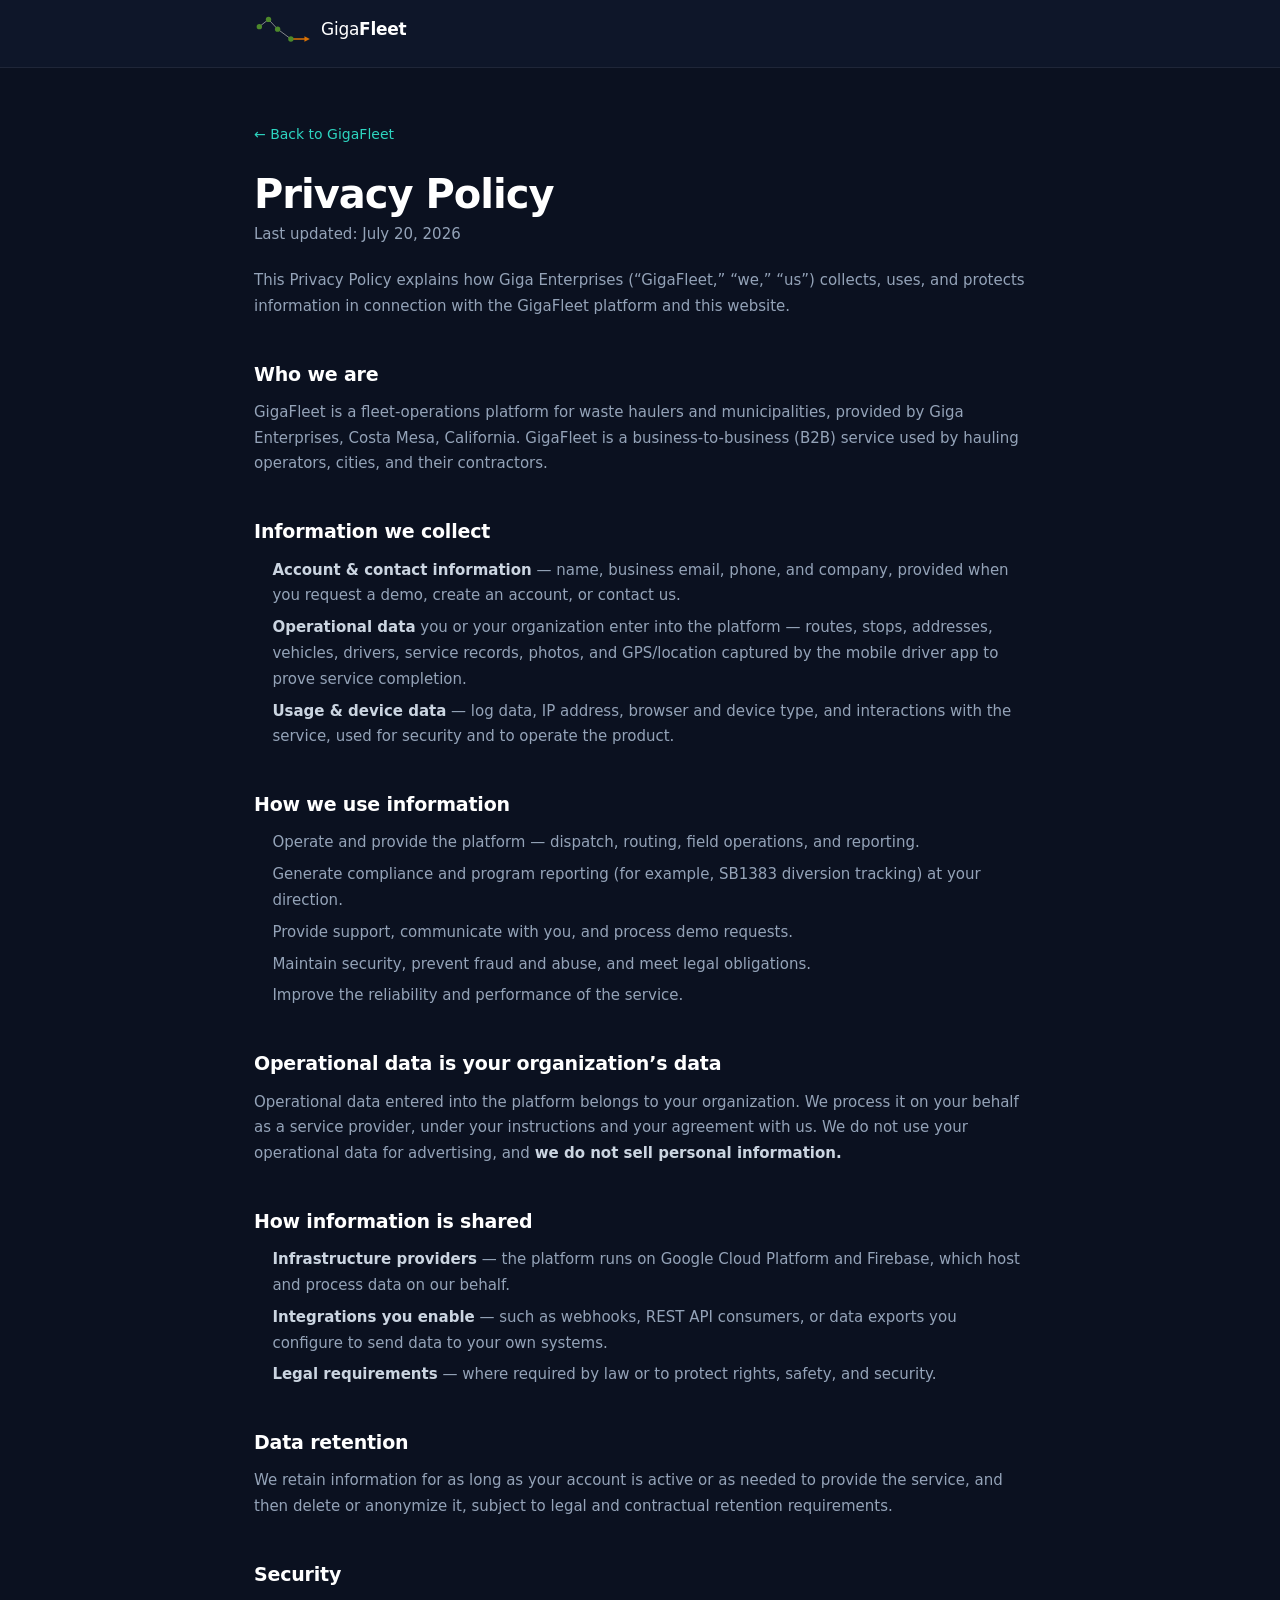
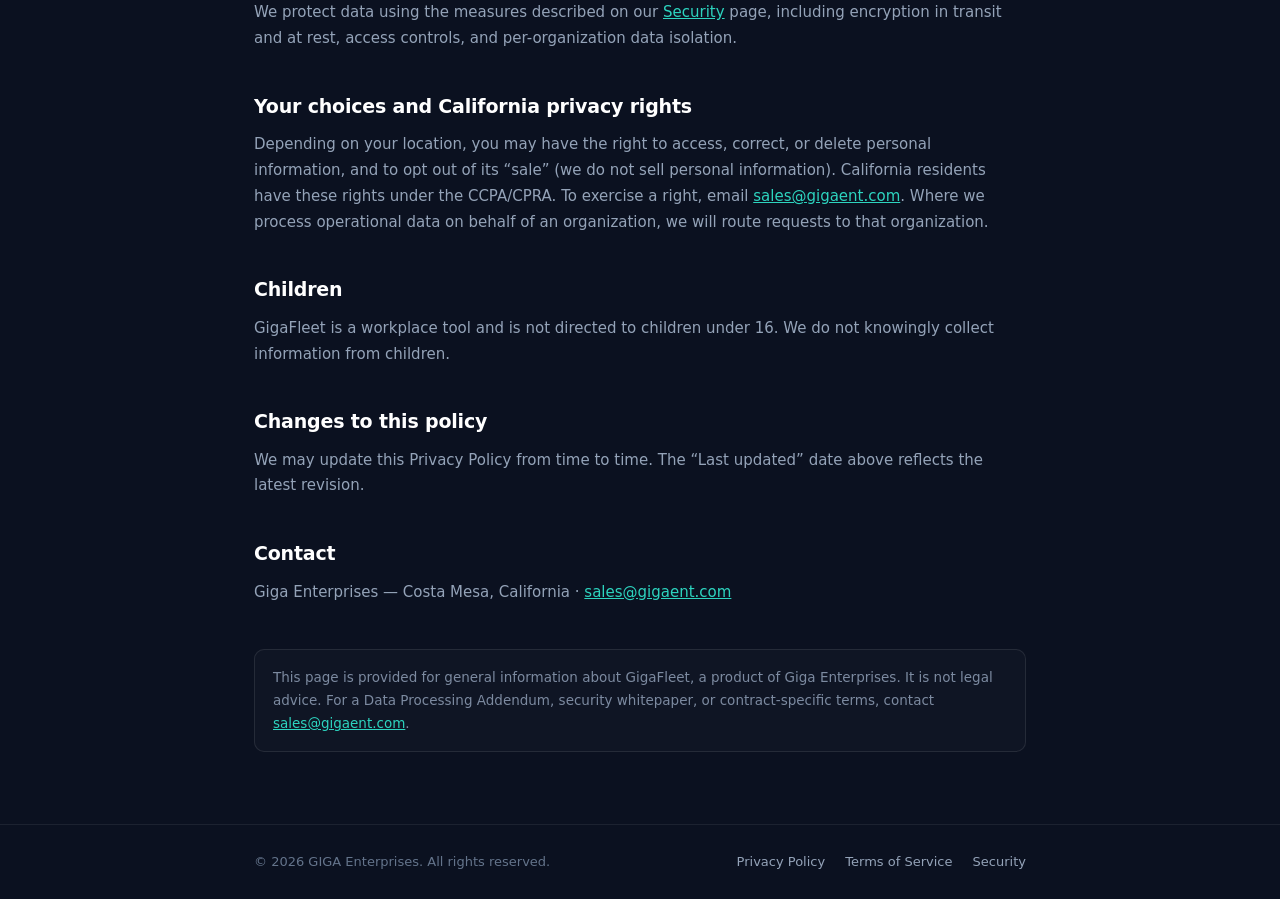
<file: privacy.html>
<!DOCTYPE html>
<html lang="en">
<head>
  <meta charset="UTF-8" />
  <meta name="viewport" content="width=device-width, initial-scale=1.0" />
  <title>Privacy Policy — GigaFleet</title>
  <meta name="description" content="How GigaFleet (a Giga Enterprises product) collects, uses, and protects data across the platform and website." />
  <meta name="robots" content="index, follow" />
  <link rel="canonical" href="https://gigafleetapp.com/privacy" />
  <meta name="theme-color" content="#0F172A" />
  <link rel="icon" href="/assets/favicon.svg" type="image/svg+xml" />
  <link rel="icon" href="/assets/favicon-32.png" sizes="32x32" type="image/png" />
  <link rel="apple-touch-icon" href="/assets/apple-touch-icon.png" />
  <link rel="stylesheet" href="/css/style.css" />
  <style>
  body.legal-page { background:#0B1120; color:#94A3B8; margin:0; }
  .legal-header { position:sticky; top:0; z-index:10; background:rgba(15,23,42,.96);
    -webkit-backdrop-filter:blur(12px); backdrop-filter:blur(12px); border-bottom:1px solid rgba(255,255,255,.07); }
  .legal-header__in { max-width:820px; margin:0 auto; padding:15px 24px; }
  .legal-header .nav-logo { display:inline-flex; align-items:center; gap:9px; text-decoration:none; }
  .legal-header .nav-logo__wordmark { font-size:17px; font-weight:500; color:#fff; letter-spacing:-.015em; }
  .legal-header .nav-logo__wordmark strong { font-weight:800; }
  .legal { max-width:820px; margin:0 auto; padding:52px 24px 72px; }
  .legal__back { color:#2DD4BF; text-decoration:none; font-size:14px; display:inline-block; margin-bottom:26px; }
  .legal__back:hover { text-decoration:underline; }
  .legal h1 { font-size:clamp(30px,5vw,40px); color:#fff; letter-spacing:-.025em; margin:0 0 6px; line-height:1.08; }
  .legal__updated { color:#64748B; font-size:13.5px; margin:0 0 8px; }
  .legal__lede { font-size:16px; line-height:1.7; color:#CBD5E1; margin:20px 0 4px; }
  .legal h2 { color:#fff; font-size:19px; margin:38px 0 10px; letter-spacing:-.01em; }
  .legal p, .legal li { font-size:15px; line-height:1.72; color:#94A3B8; }
  .legal ul { padding-left:1.15em; margin:10px 0; }
  .legal li { margin:6px 0; }
  .legal a { color:#2DD4BF; }
  .legal strong { color:#CBD5E1; font-weight:600; }
  .legal__note { margin-top:44px; padding:16px 18px; border:1px solid rgba(255,255,255,.09);
    border-radius:10px; background:rgba(255,255,255,.02); font-size:13.5px; color:#7C8AA0; }
  .legal-foot { border-top:1px solid rgba(255,255,255,.07); }
  .legal-foot__in { max-width:820px; margin:0 auto; padding:26px 24px; display:flex; flex-wrap:wrap;
    gap:14px 20px; align-items:center; justify-content:space-between; font-size:13px; color:#64748B; }
  .legal-foot__links a { color:#94A3B8; text-decoration:none; margin-left:16px; }
  .legal-foot__links a:hover { color:#fff; }
  @media (max-width:560px){ .legal-foot__links a { margin:0 16px 0 0; } }
</style>
</head>
<body class="legal-page">
  <header class="legal-header">
    <div class="legal-header__in">
      <a href="/" class="nav-logo" aria-label="GigaFleet home">
        <span class="nav-logo__mark" aria-hidden="true"><svg class="nav-logo__svg" width="58" height="29" viewBox="20 18 182 92" fill="none" xmlns="http://www.w3.org/2000/svg" aria-hidden="true"><polyline points="36,55 65,32 94,63 136,94" fill="none" stroke="#A0A0A1" stroke-width="2.6" stroke-linecap="round" stroke-linejoin="round"/><line x1="136" y1="94" x2="182" y2="94" stroke="#DA7204" stroke-width="4.5" stroke-linecap="round"/><path d="M179 85.5 L196 94 L179 102.5 Z" fill="#DA7204"/><circle cx="36" cy="55" r="8.5" fill="#4D892B"/><circle cx="65" cy="32" r="8.5" fill="#4D892B"/><circle cx="94" cy="63" r="8.5" fill="#4D892B"/><circle cx="136" cy="94" r="8.5" fill="#4D892B"/></svg></span>
        <span class="nav-logo__wordmark">Giga<strong>Fleet</strong></span>
      </a>
    </div>
  </header>
  <main class="legal">
    <a class="legal__back" href="/">&larr; Back to GigaFleet</a>
    <h1>Privacy Policy</h1>
    <p class="legal__updated">Last updated: July 20, 2026</p>
    <p class="legal__lede">This Privacy Policy explains how Giga Enterprises (&ldquo;GigaFleet,&rdquo; &ldquo;we,&rdquo; &ldquo;us&rdquo;) collects, uses, and protects information in connection with the GigaFleet platform and this website.</p>

    <h2>Who we are</h2>
    <p>GigaFleet is a fleet-operations platform for waste haulers and municipalities, provided by Giga Enterprises, Costa Mesa, California. GigaFleet is a business-to-business (B2B) service used by hauling operators, cities, and their contractors.</p>

    <h2>Information we collect</h2>
    <ul>
      <li><strong>Account &amp; contact information</strong> — name, business email, phone, and company, provided when you request a demo, create an account, or contact us.</li>
      <li><strong>Operational data</strong> you or your organization enter into the platform — routes, stops, addresses, vehicles, drivers, service records, photos, and GPS/location captured by the mobile driver app to prove service completion.</li>
      <li><strong>Usage &amp; device data</strong> — log data, IP address, browser and device type, and interactions with the service, used for security and to operate the product.</li>
    </ul>

    <h2>How we use information</h2>
    <ul>
      <li>Operate and provide the platform — dispatch, routing, field operations, and reporting.</li>
      <li>Generate compliance and program reporting (for example, SB1383 diversion tracking) at your direction.</li>
      <li>Provide support, communicate with you, and process demo requests.</li>
      <li>Maintain security, prevent fraud and abuse, and meet legal obligations.</li>
      <li>Improve the reliability and performance of the service.</li>
    </ul>

    <h2>Operational data is your organization&rsquo;s data</h2>
    <p>Operational data entered into the platform belongs to your organization. We process it on your behalf as a service provider, under your instructions and your agreement with us. We do not use your operational data for advertising, and <strong>we do not sell personal information.</strong></p>

    <h2>How information is shared</h2>
    <ul>
      <li><strong>Infrastructure providers</strong> — the platform runs on Google Cloud Platform and Firebase, which host and process data on our behalf.</li>
      <li><strong>Integrations you enable</strong> — such as webhooks, REST API consumers, or data exports you configure to send data to your own systems.</li>
      <li><strong>Legal requirements</strong> — where required by law or to protect rights, safety, and security.</li>
    </ul>

    <h2>Data retention</h2>
    <p>We retain information for as long as your account is active or as needed to provide the service, and then delete or anonymize it, subject to legal and contractual retention requirements.</p>

    <h2>Security</h2>
    <p>We protect data using the measures described on our <a href="/security">Security</a> page, including encryption in transit and at rest, access controls, and per-organization data isolation.</p>

    <h2>Your choices and California privacy rights</h2>
    <p>Depending on your location, you may have the right to access, correct, or delete personal information, and to opt out of its &ldquo;sale&rdquo; (we do not sell personal information). California residents have these rights under the CCPA/CPRA. To exercise a right, email <a href="mailto:sales@gigaent.com">sales@gigaent.com</a>. Where we process operational data on behalf of an organization, we will route requests to that organization.</p>

    <h2>Children</h2>
    <p>GigaFleet is a workplace tool and is not directed to children under 16. We do not knowingly collect information from children.</p>

    <h2>Changes to this policy</h2>
    <p>We may update this Privacy Policy from time to time. The &ldquo;Last updated&rdquo; date above reflects the latest revision.</p>

    <h2>Contact</h2>
    <p>Giga Enterprises &mdash; Costa Mesa, California &middot; <a href="mailto:sales@gigaent.com">sales@gigaent.com</a></p>
    <div class="legal__note">This page is provided for general information about GigaFleet, a product of Giga Enterprises. It is not legal advice. For a Data Processing Addendum, security whitepaper, or contract-specific terms, contact <a href="mailto:sales@gigaent.com">sales@gigaent.com</a>.</div>
  </main>
  <footer class="legal-foot">
    <div class="legal-foot__in">
      <span>&copy; 2026 GIGA Enterprises. All rights reserved.</span>
      <nav class="legal-foot__links" aria-label="Legal">
        <a href="/privacy">Privacy Policy</a>
        <a href="/terms">Terms of Service</a>
        <a href="/security">Security</a>
      </nav>
    </div>
  </footer>
</body>
</html>
</file>
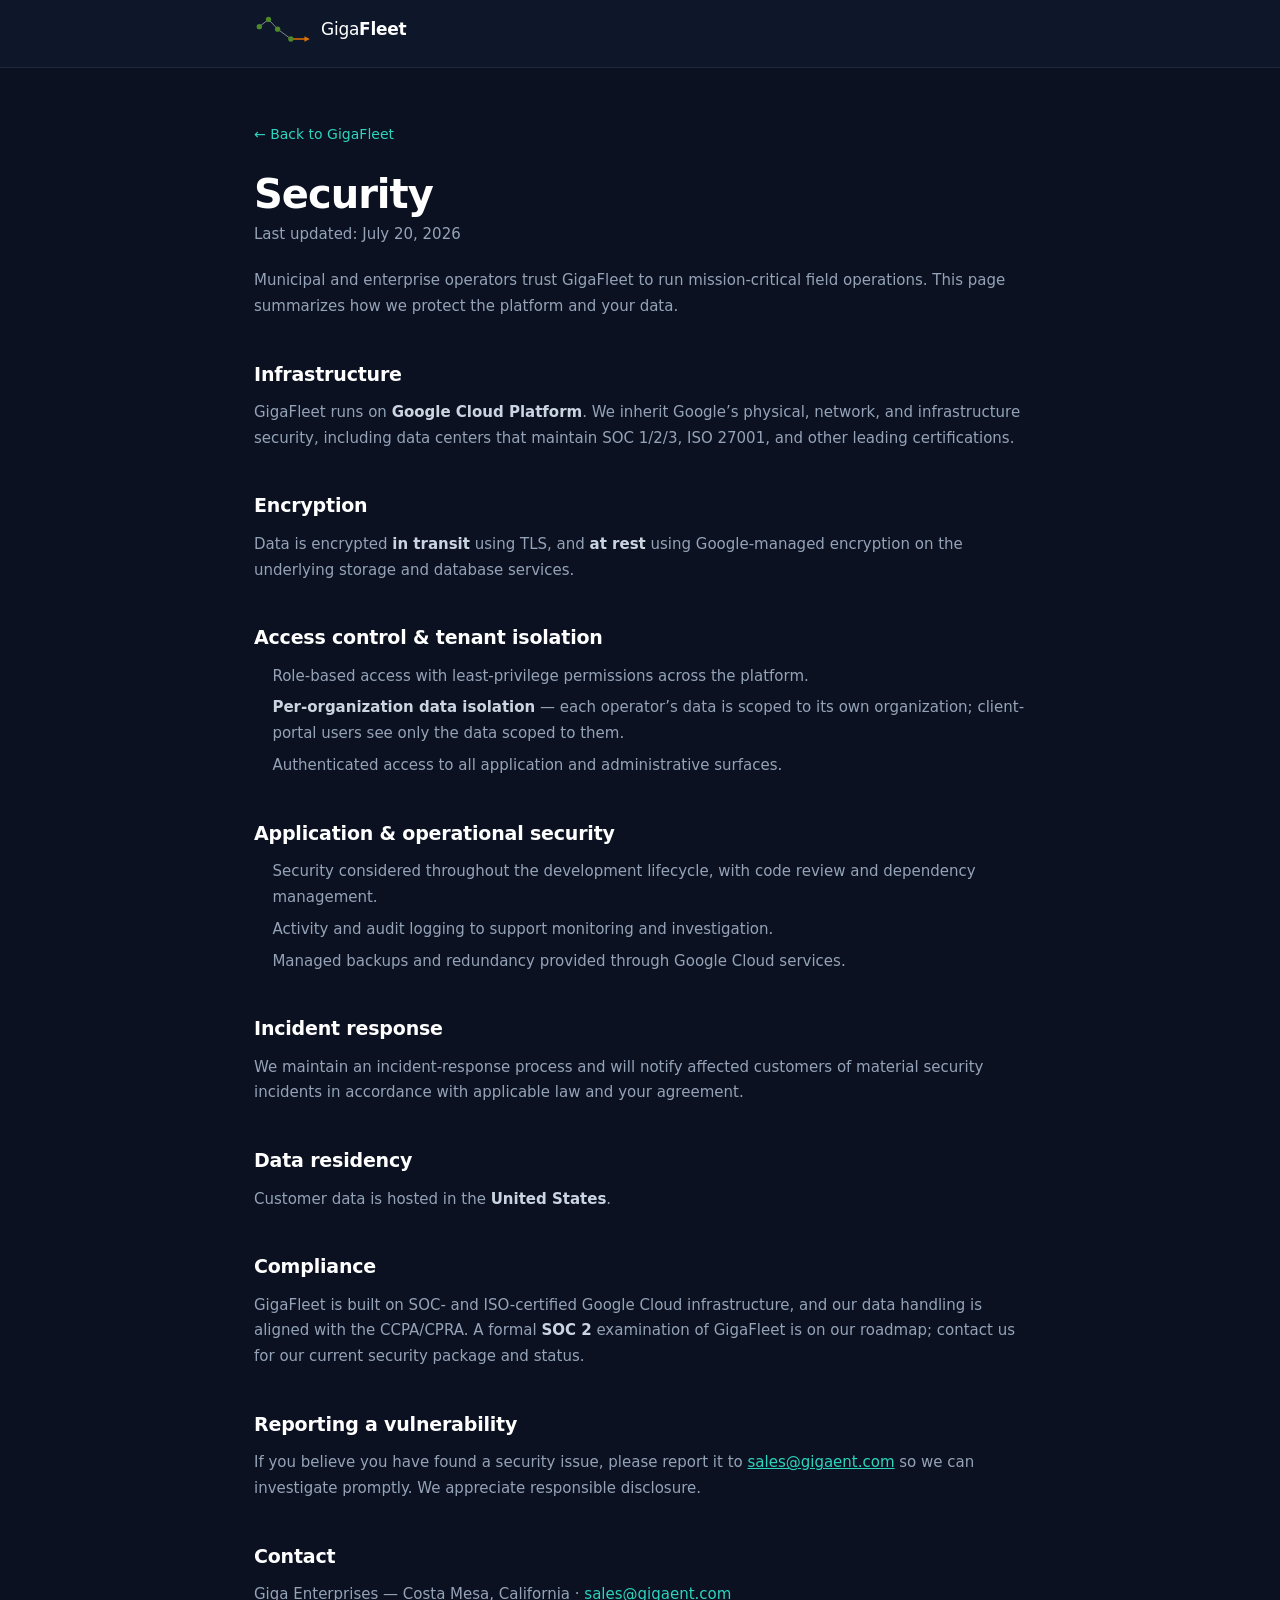
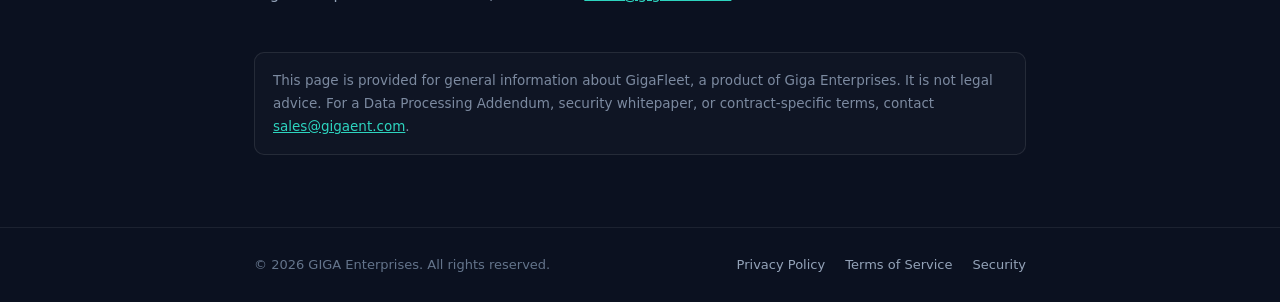
<file: security.html>
<!DOCTYPE html>
<html lang="en">
<head>
  <meta charset="UTF-8" />
  <meta name="viewport" content="width=device-width, initial-scale=1.0" />
  <title>Security — GigaFleet</title>
  <meta name="description" content="GigaFleet security posture — Google Cloud infrastructure, encryption, access control, tenant isolation, and incident response." />
  <meta name="robots" content="index, follow" />
  <link rel="canonical" href="https://gigafleetapp.com/security" />
  <meta name="theme-color" content="#0F172A" />
  <link rel="icon" href="/assets/favicon.svg" type="image/svg+xml" />
  <link rel="icon" href="/assets/favicon-32.png" sizes="32x32" type="image/png" />
  <link rel="apple-touch-icon" href="/assets/apple-touch-icon.png" />
  <link rel="stylesheet" href="/css/style.css" />
  <style>
  body.legal-page { background:#0B1120; color:#94A3B8; margin:0; }
  .legal-header { position:sticky; top:0; z-index:10; background:rgba(15,23,42,.96);
    -webkit-backdrop-filter:blur(12px); backdrop-filter:blur(12px); border-bottom:1px solid rgba(255,255,255,.07); }
  .legal-header__in { max-width:820px; margin:0 auto; padding:15px 24px; }
  .legal-header .nav-logo { display:inline-flex; align-items:center; gap:9px; text-decoration:none; }
  .legal-header .nav-logo__wordmark { font-size:17px; font-weight:500; color:#fff; letter-spacing:-.015em; }
  .legal-header .nav-logo__wordmark strong { font-weight:800; }
  .legal { max-width:820px; margin:0 auto; padding:52px 24px 72px; }
  .legal__back { color:#2DD4BF; text-decoration:none; font-size:14px; display:inline-block; margin-bottom:26px; }
  .legal__back:hover { text-decoration:underline; }
  .legal h1 { font-size:clamp(30px,5vw,40px); color:#fff; letter-spacing:-.025em; margin:0 0 6px; line-height:1.08; }
  .legal__updated { color:#64748B; font-size:13.5px; margin:0 0 8px; }
  .legal__lede { font-size:16px; line-height:1.7; color:#CBD5E1; margin:20px 0 4px; }
  .legal h2 { color:#fff; font-size:19px; margin:38px 0 10px; letter-spacing:-.01em; }
  .legal p, .legal li { font-size:15px; line-height:1.72; color:#94A3B8; }
  .legal ul { padding-left:1.15em; margin:10px 0; }
  .legal li { margin:6px 0; }
  .legal a { color:#2DD4BF; }
  .legal strong { color:#CBD5E1; font-weight:600; }
  .legal__note { margin-top:44px; padding:16px 18px; border:1px solid rgba(255,255,255,.09);
    border-radius:10px; background:rgba(255,255,255,.02); font-size:13.5px; color:#7C8AA0; }
  .legal-foot { border-top:1px solid rgba(255,255,255,.07); }
  .legal-foot__in { max-width:820px; margin:0 auto; padding:26px 24px; display:flex; flex-wrap:wrap;
    gap:14px 20px; align-items:center; justify-content:space-between; font-size:13px; color:#64748B; }
  .legal-foot__links a { color:#94A3B8; text-decoration:none; margin-left:16px; }
  .legal-foot__links a:hover { color:#fff; }
  @media (max-width:560px){ .legal-foot__links a { margin:0 16px 0 0; } }
</style>
</head>
<body class="legal-page">
  <header class="legal-header">
    <div class="legal-header__in">
      <a href="/" class="nav-logo" aria-label="GigaFleet home">
        <span class="nav-logo__mark" aria-hidden="true"><svg class="nav-logo__svg" width="58" height="29" viewBox="20 18 182 92" fill="none" xmlns="http://www.w3.org/2000/svg" aria-hidden="true"><polyline points="36,55 65,32 94,63 136,94" fill="none" stroke="#A0A0A1" stroke-width="2.6" stroke-linecap="round" stroke-linejoin="round"/><line x1="136" y1="94" x2="182" y2="94" stroke="#DA7204" stroke-width="4.5" stroke-linecap="round"/><path d="M179 85.5 L196 94 L179 102.5 Z" fill="#DA7204"/><circle cx="36" cy="55" r="8.5" fill="#4D892B"/><circle cx="65" cy="32" r="8.5" fill="#4D892B"/><circle cx="94" cy="63" r="8.5" fill="#4D892B"/><circle cx="136" cy="94" r="8.5" fill="#4D892B"/></svg></span>
        <span class="nav-logo__wordmark">Giga<strong>Fleet</strong></span>
      </a>
    </div>
  </header>
  <main class="legal">
    <a class="legal__back" href="/">&larr; Back to GigaFleet</a>
    <h1>Security</h1>
    <p class="legal__updated">Last updated: July 20, 2026</p>
    <p class="legal__lede">Municipal and enterprise operators trust GigaFleet to run mission-critical field operations. This page summarizes how we protect the platform and your data.</p>

    <h2>Infrastructure</h2>
    <p>GigaFleet runs on <strong>Google Cloud Platform</strong>. We inherit Google&rsquo;s physical, network, and infrastructure security, including data centers that maintain SOC 1/2/3, ISO 27001, and other leading certifications.</p>

    <h2>Encryption</h2>
    <p>Data is encrypted <strong>in transit</strong> using TLS, and <strong>at rest</strong> using Google-managed encryption on the underlying storage and database services.</p>

    <h2>Access control &amp; tenant isolation</h2>
    <ul>
      <li>Role-based access with least-privilege permissions across the platform.</li>
      <li><strong>Per-organization data isolation</strong> — each operator&rsquo;s data is scoped to its own organization; client-portal users see only the data scoped to them.</li>
      <li>Authenticated access to all application and administrative surfaces.</li>
    </ul>

    <h2>Application &amp; operational security</h2>
    <ul>
      <li>Security considered throughout the development lifecycle, with code review and dependency management.</li>
      <li>Activity and audit logging to support monitoring and investigation.</li>
      <li>Managed backups and redundancy provided through Google Cloud services.</li>
    </ul>

    <h2>Incident response</h2>
    <p>We maintain an incident-response process and will notify affected customers of material security incidents in accordance with applicable law and your agreement.</p>

    <h2>Data residency</h2>
    <p>Customer data is hosted in the <strong>United States</strong>.</p>

    <h2>Compliance</h2>
    <p>GigaFleet is built on SOC- and ISO-certified Google Cloud infrastructure, and our data handling is aligned with the CCPA/CPRA. A formal <strong>SOC 2</strong> examination of GigaFleet is on our roadmap; contact us for our current security package and status.</p>

    <h2>Reporting a vulnerability</h2>
    <p>If you believe you have found a security issue, please report it to <a href="mailto:sales@gigaent.com">sales@gigaent.com</a> so we can investigate promptly. We appreciate responsible disclosure.</p>

    <h2>Contact</h2>
    <p>Giga Enterprises &mdash; Costa Mesa, California &middot; <a href="mailto:sales@gigaent.com">sales@gigaent.com</a></p>
    <div class="legal__note">This page is provided for general information about GigaFleet, a product of Giga Enterprises. It is not legal advice. For a Data Processing Addendum, security whitepaper, or contract-specific terms, contact <a href="mailto:sales@gigaent.com">sales@gigaent.com</a>.</div>
  </main>
  <footer class="legal-foot">
    <div class="legal-foot__in">
      <span>&copy; 2026 GIGA Enterprises. All rights reserved.</span>
      <nav class="legal-foot__links" aria-label="Legal">
        <a href="/privacy">Privacy Policy</a>
        <a href="/terms">Terms of Service</a>
        <a href="/security">Security</a>
      </nav>
    </div>
  </footer>
</body>
</html>
</file>
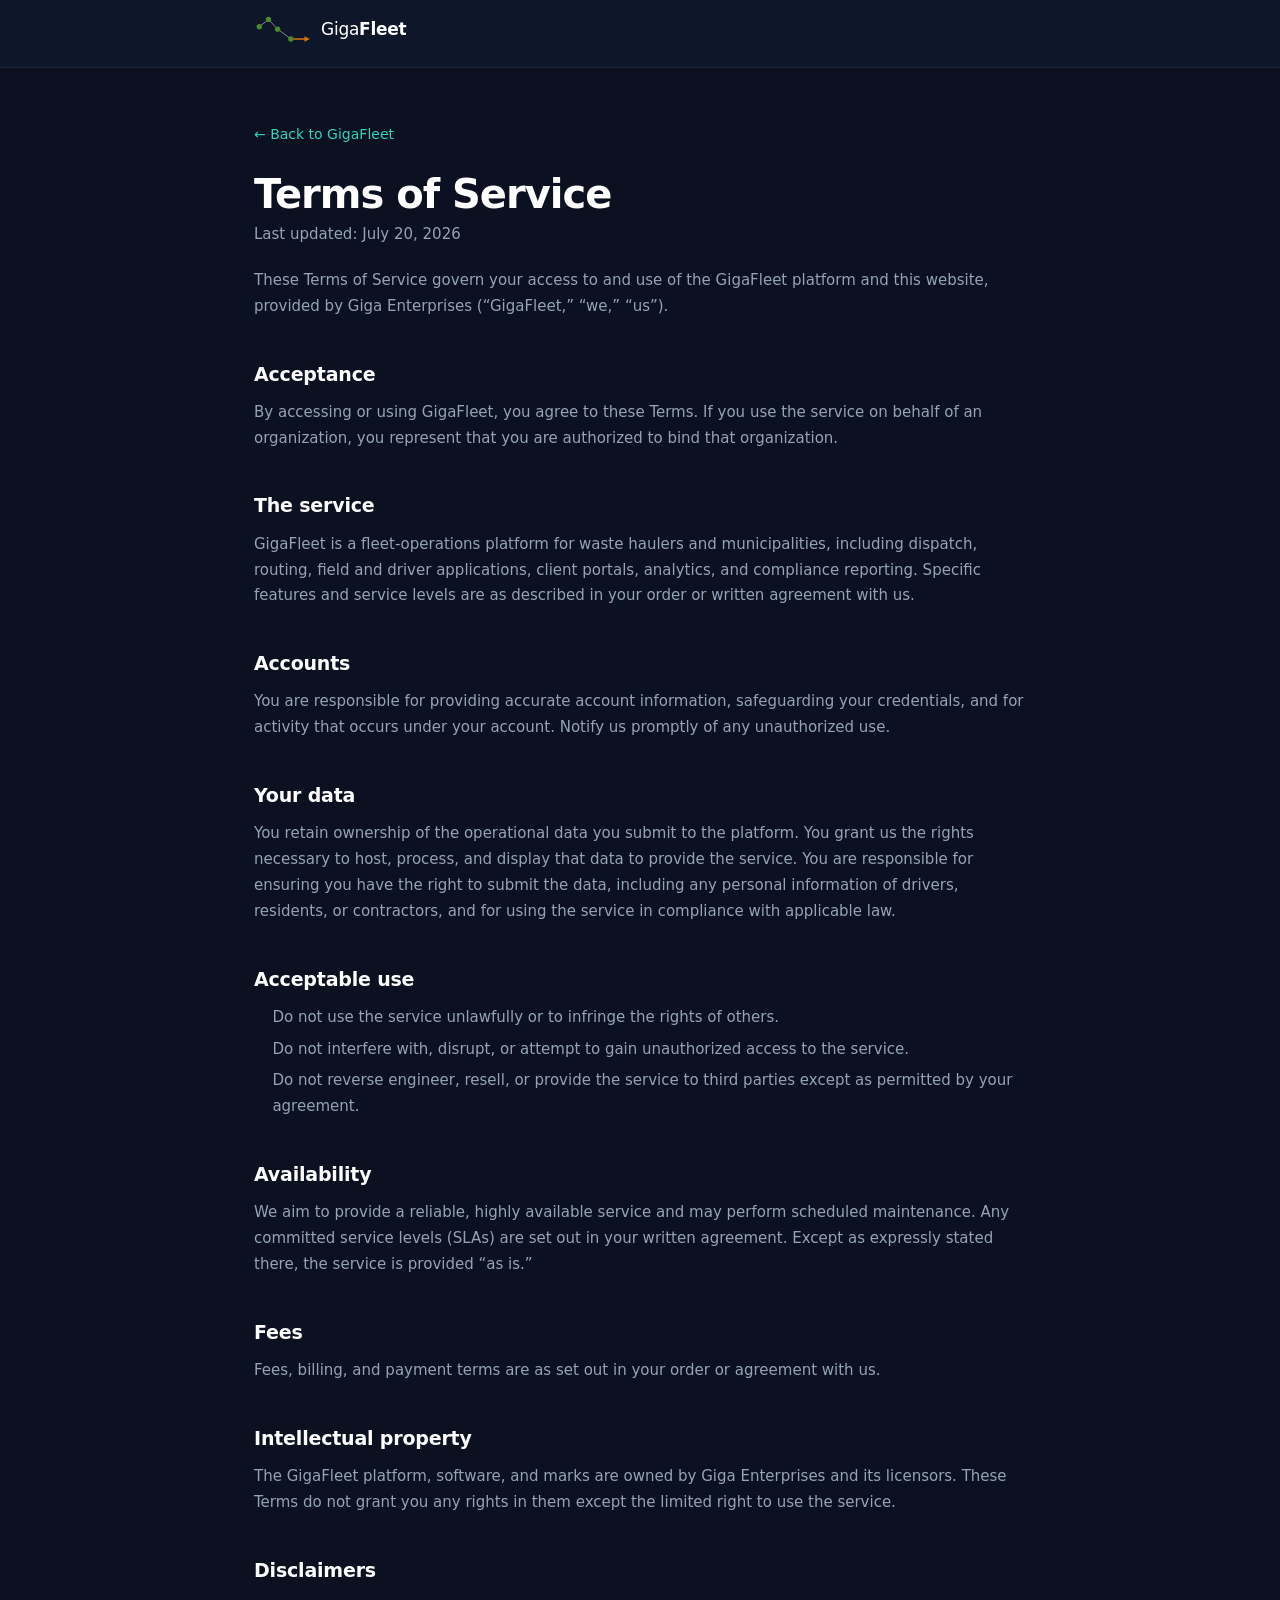
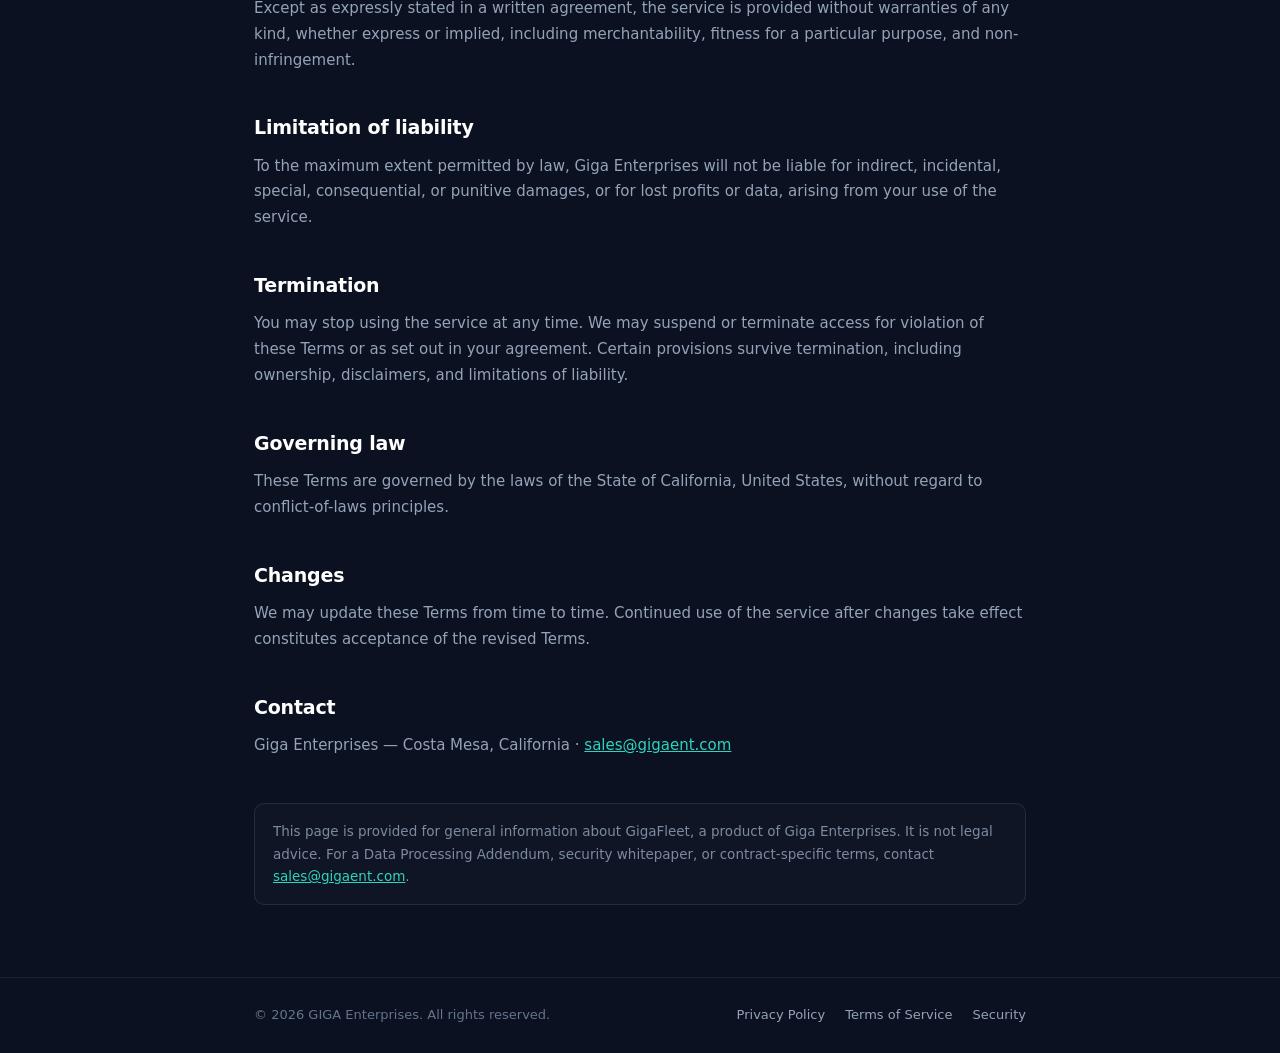
<file: terms.html>
<!DOCTYPE html>
<html lang="en">
<head>
  <meta charset="UTF-8" />
  <meta name="viewport" content="width=device-width, initial-scale=1.0" />
  <title>Terms of Service — GigaFleet</title>
  <meta name="description" content="The terms governing use of the GigaFleet fleet-operations platform and website." />
  <meta name="robots" content="index, follow" />
  <link rel="canonical" href="https://gigafleetapp.com/terms" />
  <meta name="theme-color" content="#0F172A" />
  <link rel="icon" href="/assets/favicon.svg" type="image/svg+xml" />
  <link rel="icon" href="/assets/favicon-32.png" sizes="32x32" type="image/png" />
  <link rel="apple-touch-icon" href="/assets/apple-touch-icon.png" />
  <link rel="stylesheet" href="/css/style.css" />
  <style>
  body.legal-page { background:#0B1120; color:#94A3B8; margin:0; }
  .legal-header { position:sticky; top:0; z-index:10; background:rgba(15,23,42,.96);
    -webkit-backdrop-filter:blur(12px); backdrop-filter:blur(12px); border-bottom:1px solid rgba(255,255,255,.07); }
  .legal-header__in { max-width:820px; margin:0 auto; padding:15px 24px; }
  .legal-header .nav-logo { display:inline-flex; align-items:center; gap:9px; text-decoration:none; }
  .legal-header .nav-logo__wordmark { font-size:17px; font-weight:500; color:#fff; letter-spacing:-.015em; }
  .legal-header .nav-logo__wordmark strong { font-weight:800; }
  .legal { max-width:820px; margin:0 auto; padding:52px 24px 72px; }
  .legal__back { color:#2DD4BF; text-decoration:none; font-size:14px; display:inline-block; margin-bottom:26px; }
  .legal__back:hover { text-decoration:underline; }
  .legal h1 { font-size:clamp(30px,5vw,40px); color:#fff; letter-spacing:-.025em; margin:0 0 6px; line-height:1.08; }
  .legal__updated { color:#64748B; font-size:13.5px; margin:0 0 8px; }
  .legal__lede { font-size:16px; line-height:1.7; color:#CBD5E1; margin:20px 0 4px; }
  .legal h2 { color:#fff; font-size:19px; margin:38px 0 10px; letter-spacing:-.01em; }
  .legal p, .legal li { font-size:15px; line-height:1.72; color:#94A3B8; }
  .legal ul { padding-left:1.15em; margin:10px 0; }
  .legal li { margin:6px 0; }
  .legal a { color:#2DD4BF; }
  .legal strong { color:#CBD5E1; font-weight:600; }
  .legal__note { margin-top:44px; padding:16px 18px; border:1px solid rgba(255,255,255,.09);
    border-radius:10px; background:rgba(255,255,255,.02); font-size:13.5px; color:#7C8AA0; }
  .legal-foot { border-top:1px solid rgba(255,255,255,.07); }
  .legal-foot__in { max-width:820px; margin:0 auto; padding:26px 24px; display:flex; flex-wrap:wrap;
    gap:14px 20px; align-items:center; justify-content:space-between; font-size:13px; color:#64748B; }
  .legal-foot__links a { color:#94A3B8; text-decoration:none; margin-left:16px; }
  .legal-foot__links a:hover { color:#fff; }
  @media (max-width:560px){ .legal-foot__links a { margin:0 16px 0 0; } }
</style>
</head>
<body class="legal-page">
  <header class="legal-header">
    <div class="legal-header__in">
      <a href="/" class="nav-logo" aria-label="GigaFleet home">
        <span class="nav-logo__mark" aria-hidden="true"><svg class="nav-logo__svg" width="58" height="29" viewBox="20 18 182 92" fill="none" xmlns="http://www.w3.org/2000/svg" aria-hidden="true"><polyline points="36,55 65,32 94,63 136,94" fill="none" stroke="#A0A0A1" stroke-width="2.6" stroke-linecap="round" stroke-linejoin="round"/><line x1="136" y1="94" x2="182" y2="94" stroke="#DA7204" stroke-width="4.5" stroke-linecap="round"/><path d="M179 85.5 L196 94 L179 102.5 Z" fill="#DA7204"/><circle cx="36" cy="55" r="8.5" fill="#4D892B"/><circle cx="65" cy="32" r="8.5" fill="#4D892B"/><circle cx="94" cy="63" r="8.5" fill="#4D892B"/><circle cx="136" cy="94" r="8.5" fill="#4D892B"/></svg></span>
        <span class="nav-logo__wordmark">Giga<strong>Fleet</strong></span>
      </a>
    </div>
  </header>
  <main class="legal">
    <a class="legal__back" href="/">&larr; Back to GigaFleet</a>
    <h1>Terms of Service</h1>
    <p class="legal__updated">Last updated: July 20, 2026</p>
    <p class="legal__lede">These Terms of Service govern your access to and use of the GigaFleet platform and this website, provided by Giga Enterprises (&ldquo;GigaFleet,&rdquo; &ldquo;we,&rdquo; &ldquo;us&rdquo;).</p>

    <h2>Acceptance</h2>
    <p>By accessing or using GigaFleet, you agree to these Terms. If you use the service on behalf of an organization, you represent that you are authorized to bind that organization.</p>

    <h2>The service</h2>
    <p>GigaFleet is a fleet-operations platform for waste haulers and municipalities, including dispatch, routing, field and driver applications, client portals, analytics, and compliance reporting. Specific features and service levels are as described in your order or written agreement with us.</p>

    <h2>Accounts</h2>
    <p>You are responsible for providing accurate account information, safeguarding your credentials, and for activity that occurs under your account. Notify us promptly of any unauthorized use.</p>

    <h2>Your data</h2>
    <p>You retain ownership of the operational data you submit to the platform. You grant us the rights necessary to host, process, and display that data to provide the service. You are responsible for ensuring you have the right to submit the data, including any personal information of drivers, residents, or contractors, and for using the service in compliance with applicable law.</p>

    <h2>Acceptable use</h2>
    <ul>
      <li>Do not use the service unlawfully or to infringe the rights of others.</li>
      <li>Do not interfere with, disrupt, or attempt to gain unauthorized access to the service.</li>
      <li>Do not reverse engineer, resell, or provide the service to third parties except as permitted by your agreement.</li>
    </ul>

    <h2>Availability</h2>
    <p>We aim to provide a reliable, highly available service and may perform scheduled maintenance. Any committed service levels (SLAs) are set out in your written agreement. Except as expressly stated there, the service is provided &ldquo;as is.&rdquo;</p>

    <h2>Fees</h2>
    <p>Fees, billing, and payment terms are as set out in your order or agreement with us.</p>

    <h2>Intellectual property</h2>
    <p>The GigaFleet platform, software, and marks are owned by Giga Enterprises and its licensors. These Terms do not grant you any rights in them except the limited right to use the service.</p>

    <h2>Disclaimers</h2>
    <p>Except as expressly stated in a written agreement, the service is provided without warranties of any kind, whether express or implied, including merchantability, fitness for a particular purpose, and non-infringement.</p>

    <h2>Limitation of liability</h2>
    <p>To the maximum extent permitted by law, Giga Enterprises will not be liable for indirect, incidental, special, consequential, or punitive damages, or for lost profits or data, arising from your use of the service.</p>

    <h2>Termination</h2>
    <p>You may stop using the service at any time. We may suspend or terminate access for violation of these Terms or as set out in your agreement. Certain provisions survive termination, including ownership, disclaimers, and limitations of liability.</p>

    <h2>Governing law</h2>
    <p>These Terms are governed by the laws of the State of California, United States, without regard to conflict-of-laws principles.</p>

    <h2>Changes</h2>
    <p>We may update these Terms from time to time. Continued use of the service after changes take effect constitutes acceptance of the revised Terms.</p>

    <h2>Contact</h2>
    <p>Giga Enterprises &mdash; Costa Mesa, California &middot; <a href="mailto:sales@gigaent.com">sales@gigaent.com</a></p>
    <div class="legal__note">This page is provided for general information about GigaFleet, a product of Giga Enterprises. It is not legal advice. For a Data Processing Addendum, security whitepaper, or contract-specific terms, contact <a href="mailto:sales@gigaent.com">sales@gigaent.com</a>.</div>
  </main>
  <footer class="legal-foot">
    <div class="legal-foot__in">
      <span>&copy; 2026 GIGA Enterprises. All rights reserved.</span>
      <nav class="legal-foot__links" aria-label="Legal">
        <a href="/privacy">Privacy Policy</a>
        <a href="/terms">Terms of Service</a>
        <a href="/security">Security</a>
      </nav>
    </div>
  </footer>
</body>
</html>
</file>
<file: css/style.css>
/* ============================================================
   GIGAFLEET — Global Stylesheet
   Assembled from section pieces: hero, metrics, platform,
   ops-field, intelligence, sb1383, architecture,
   comparison, customers, demo-cta.
   ============================================================ */

/* ────────────────────────────────────────────────────────────
   1. DESIGN TOKENS
   ──────────────────────────────────────────────────────────── */
:root {
  --navy:             #0F172A;
  --slate:            #1E293B;
  --slate-mid:        #243044;
  --slate-dark:       #263348;
  --teal:             #0D9488;
  --teal-light:       #14B8A6;
  --teal-glow:        rgba(13, 148, 136, 0.18);
  --teal-dim:         rgba(13, 148, 136, 0.12);
  --teal-border:      rgba(13, 148, 136, 0.18);
  --teal-icon-border: rgba(20, 184, 166, 0.25);
  --white:            #FFFFFF;
  --off-white:        #F8FAFC;
  --text-dark:        #0F172A;
  --text-muted:       #64748B;
  --text-light:       #E2E8F0;
  --text-dimmed:      #94A3B8;
  --border-dark:      #334155;
  --border-mid:       #2D3F55;
  --border-light:     #E2E8F0;
  --green:            #16A34A;
  --green-glow:       rgba(22, 163, 74, 0.22);
  --amber:            #D97706;
  --indigo:           #6366F1;

  --font-sans: -apple-system, BlinkMacSystemFont, 'Segoe UI', system-ui, sans-serif;

  --r-sm:   6px;
  --r-md:   10px;
  --r-lg:   16px;
  --r-pill: 9999px;

  /* Platform section theme tokens (light default) */
  --bg:          var(--off-white);
  --card-bg:     var(--white);
  --border:      var(--border-light);
  --heading:     var(--text-dark);
  --body-color:  var(--text-muted);
  --link:        var(--teal);
  --img-placeholder: #CBD5E1;
  --chip-mobile-text: var(--indigo);
  --chip-tablet-text: var(--amber);
  --chip-portal-text: var(--green);
}

@media (prefers-color-scheme: dark) {
  :root {
    --bg:               var(--navy);
    --card-bg:          var(--slate);
    --border:           var(--border-dark);
    --heading:          var(--white);
    --body-color:       #94A3B8;
    --link:             var(--teal-light);
    --img-placeholder:  #334155;
    --chip-mobile-text: #818CF8;
    --chip-tablet-text: #FCD34D;
    --chip-portal-text: #4ADE80;
  }
}
:root[data-theme="light"] {
  --bg:               var(--off-white);
  --card-bg:          var(--white);
  --border:           var(--border-light);
  --heading:          var(--text-dark);
  --body-color:       var(--text-muted);
  --link:             var(--teal);
  --img-placeholder:  #CBD5E1;
  --chip-mobile-text: var(--indigo);
  --chip-tablet-text: var(--amber);
  --chip-portal-text: var(--green);
}
:root[data-theme="dark"] {
  --bg:               var(--navy);
  --card-bg:          var(--slate);
  --border:           var(--border-dark);
  --heading:          var(--white);
  --body-color:       #94A3B8;
  --link:             var(--teal-light);
  --img-placeholder:  #334155;
  --chip-mobile-text: #818CF8;
  --chip-tablet-text: #FCD34D;
  --chip-portal-text: #4ADE80;
}

/* ────────────────────────────────────────────────────────────
   2. RESET
   ──────────────────────────────────────────────────────────── */
*, *::before, *::after {
  box-sizing: border-box;
  margin: 0;
  padding: 0;
}
img { max-width: 100%; display: block; }
ul  { list-style: none; }
a   { color: inherit; }

/* ────────────────────────────────────────────────────────────
   3. BASE
   ──────────────────────────────────────────────────────────── */
html {
  font-family: var(--font-sans);
  font-size: 16px;
  line-height: 1.7;
  -webkit-font-smoothing: antialiased;
  -moz-osx-font-smoothing: grayscale;
  scroll-behavior: smooth;
}
body {
  background: var(--navy);
  color: var(--white);
  overflow-x: hidden;
}
body.mobile-menu-open { overflow: hidden; }

/* ────────────────────────────────────────────────────────────
   4. LAYOUT UTILITIES
   ──────────────────────────────────────────────────────────── */
.container {
  max-width: 1240px;
  margin: 0 auto;
  padding: 0 clamp(1.25rem, 4vw, 2.5rem);
}

/* ────────────────────────────────────────────────────────────
   5. SECTION SCAFFOLD
   ──────────────────────────────────────────────────────────── */
.section { display: block; }

.fade-in {
  opacity: 0;
  transform: translateY(20px);
  transition: opacity 0.6s ease, transform 0.6s ease;
}
.fade-in.is-visible {
  opacity: 1;
  transform: none;
}
@media (prefers-reduced-motion: reduce) {
  .fade-in { opacity: 1; transform: none; transition: none; }
}

/* ────────────────────────────────────────────────────────────
   6. SITE NAV
   ──────────────────────────────────────────────────────────── */
.site-nav {
  position: fixed;
  top: 0; left: 0; right: 0;
  z-index: 100;
  background: transparent;
  transition: background 0.25s ease, box-shadow 0.25s ease;
}
.site-nav.is-scrolled {
  background: rgba(15, 23, 42, 0.96);
  backdrop-filter: blur(12px);
  -webkit-backdrop-filter: blur(12px);
  box-shadow: 0 1px 0 rgba(255,255,255,0.06), 0 4px 24px rgba(0,0,0,0.35);
}
.nav-inner {
  display: flex;
  align-items: center;
  gap: 1.5rem;
  height: 64px;
}
.nav-logo {
  display: flex;
  align-items: center;
  gap: 0.5rem;
  text-decoration: none;
  flex-shrink: 0;
}
.nav-logo__mark { display: flex; align-items: center; flex-shrink: 0; }
.nav-logo__wordmark {
  font-size: 17px;
  font-weight: 500;
  color: var(--white);
  letter-spacing: -0.015em;
  line-height: 1;
}
.nav-logo__wordmark strong { font-weight: 800; }
.nav-links { flex: 1; }
.nav-links ul {
  display: flex;
  align-items: center;
  gap: 0.125rem;
  list-style: none;
}
.nav-link {
  font-size: 14px;
  font-weight: 500;
  color: rgba(226,232,240,0.72);
  text-decoration: none;
  padding: 0.4rem 0.75rem;
  border-radius: var(--r-sm);
  transition: color 0.15s ease, background 0.15s ease;
  white-space: nowrap;
}
.nav-link:hover,
.nav-link:focus-visible { color: var(--white); background: rgba(255,255,255,0.07); }
.nav-link--login { color: rgba(226,232,240,0.48); }
.nav-actions { display: flex; align-items: center; gap: 0.5rem; flex-shrink: 0; }
.btn {
  display: inline-flex;
  align-items: center;
  justify-content: center;
  text-decoration: none;
  font-family: var(--font-sans);
  font-weight: 600;
  border-radius: var(--r-sm);
  cursor: pointer;
  border: none;
  transition: background 0.15s ease, box-shadow 0.15s ease;
  white-space: nowrap;
}
.btn--primary { background: var(--teal); color: var(--white); }
.btn--primary:hover {
  background: var(--teal-light);
  box-shadow: 0 2px 14px rgba(13,148,136,0.38);
}
.btn--primary:focus-visible { outline: 2px solid var(--teal-light); outline-offset: 3px; }
.btn--sm { font-size: 13.5px; padding: 0.44rem 1rem; letter-spacing: -0.005em; }
.nav-hamburger {
  display: none;
  flex-direction: column;
  justify-content: center;
  align-items: center;
  gap: 5px;
  width: 36px; height: 36px;
  padding: 8px;
  background: transparent;
  border: 1px solid rgba(255,255,255,0.12);
  border-radius: var(--r-sm);
  cursor: pointer;
  margin-left: auto;
  flex-shrink: 0;
}
.nav-hamburger__bar {
  display: block;
  width: 18px; height: 1.5px;
  background: rgba(226,232,240,0.8);
  border-radius: 2px;
  transition: transform 0.2s ease, opacity 0.2s ease;
}
.nav-hamburger.is-open .nav-hamburger__bar:nth-child(1) { transform: translateY(6.5px) rotate(45deg); }
.nav-hamburger.is-open .nav-hamburger__bar:nth-child(2) { opacity: 0; }
.nav-hamburger.is-open .nav-hamburger__bar:nth-child(3) { transform: translateY(-6.5px) rotate(-45deg); }
.mobile-menu {
  display: none;
  position: absolute;
  top: 100%; left: 0; right: 0;
  background: rgba(15,23,42,0.98);
  border-top: 1px solid rgba(255,255,255,0.06);
  padding: 0.75rem 1.5rem 1.5rem;
  box-shadow: 0 12px 36px rgba(0,0,0,0.45);
  backdrop-filter: blur(12px);
  -webkit-backdrop-filter: blur(12px);
}
.mobile-menu.is-open { display: block; }
.mobile-menu ul { list-style: none; display: flex; flex-direction: column; }
.mobile-nav-link {
  display: block;
  font-size: 16px;
  font-weight: 500;
  color: rgba(226,232,240,0.78);
  text-decoration: none;
  padding: 0.75rem 0.5rem;
  border-bottom: 1px solid rgba(255,255,255,0.05);
  transition: color 0.13s ease;
}
.mobile-nav-link:hover { color: var(--white); }
.mobile-cta {
  display: block;
  text-align: center;
  margin-top: 1rem;
  background: var(--teal);
  color: var(--white);
  font-size: 15px;
  font-weight: 600;
  text-decoration: none;
  padding: 0.85rem;
  border-radius: var(--r-sm);
  transition: background 0.15s ease;
}
.mobile-cta:hover { background: var(--teal-light); }
@media (max-width: 768px) {
  .nav-links, .nav-actions { display: none; }
  .nav-hamburger { display: flex; }
}

/* ────────────────────────────────────────────────────────────
   7. SITE FOOTER
   ──────────────────────────────────────────────────────────── */
.site-footer {
  background: var(--slate);
  border-top: 1px solid rgba(255,255,255,0.06);
}
.footer-inner {
  display: grid;
  grid-template-columns: 280px 1fr;
  gap: 4rem;
  padding: 4rem 0;
  align-items: start;
}
.footer-brand { display: flex; flex-direction: column; gap: 1rem; }
.footer-logo { text-decoration: none; }
.footer-parent {
  font-size: 12px;
  font-weight: 400;
  letter-spacing: 0.01em;
  color: rgba(148,163,184,0.65);
  margin-top: -0.25rem;
}
.footer-parent strong { font-weight: 600; color: rgba(203,213,225,0.9); }
.footer-tagline {
  font-size: 14px;
  line-height: 1.65;
  color: rgba(148,163,184,0.75);
  max-width: 26ch;
}
.footer-contact { font-style: normal; }
.footer-contact__link {
  font-size: 13.5px;
  font-weight: 500;
  color: var(--teal-light);
  text-decoration: none;
  transition: color 0.15s ease;
}
.footer-contact__link:hover { color: var(--white); }
.footer-nav {
  display: grid;
  grid-template-columns: repeat(4, 1fr);
  gap: 2rem;
  padding-top: 0.25rem;
}
.footer-nav__col ul { list-style: none; display: flex; flex-direction: column; gap: 0.45rem; }
.footer-nav__heading {
  font-size: 11px;
  font-weight: 700;
  letter-spacing: 0.1em;
  text-transform: uppercase;
  color: var(--text-light);
  margin-bottom: 1rem;
}
.footer-nav__link {
  font-size: 13.5px;
  color: rgba(100,116,139,0.85);
  text-decoration: none;
  transition: color 0.15s ease;
}
.footer-nav__link:hover { color: var(--text-light); }
.footer-bottom {
  border-top: 1px solid rgba(255,255,255,0.05);
  background: rgba(0,0,0,0.12);
}
.footer-bottom__inner {
  display: flex;
  align-items: center;
  justify-content: space-between;
  padding: 1.25rem 0;
}
.footer-bottom__copy { font-size: 12.5px; color: rgba(100,116,139,0.65); }
.footer-bottom__links { display: flex; gap: 1.5rem; }
.footer-bottom__link {
  font-size: 12.5px;
  color: rgba(100,116,139,0.65);
  text-decoration: none;
  transition: color 0.15s ease;
}
.footer-bottom__link:hover { color: var(--text-light); }
@media (max-width: 900px) {
  .footer-inner { grid-template-columns: 1fr; gap: 2.5rem; padding: 3rem 0; }
  .footer-nav { grid-template-columns: repeat(2, 1fr); }
}
@media (max-width: 560px) {
  .footer-nav { grid-template-columns: 1fr 1fr; gap: 1.5rem; }
  .footer-bottom__inner { flex-direction: column; gap: 0.75rem; text-align: center; padding: 1.5rem 0; }
}

/* ────────────────────────────────────────────────────────────
   8. SCROLL-TO-TOP BUTTON
   ──────────────────────────────────────────────────────────── */
.scroll-top {
  position: fixed;
  bottom: 2rem; right: 2rem;
  z-index: 50;
  width: 42px; height: 42px;
  background: rgba(13,148,136,0.85);
  color: var(--white);
  border: none;
  border-radius: 50%;
  display: flex;
  align-items: center;
  justify-content: center;
  cursor: pointer;
  opacity: 0;
  transform: translateY(8px);
  transition: opacity 0.25s ease, transform 0.25s ease, background 0.15s ease;
  pointer-events: none;
  backdrop-filter: blur(6px);
}
.scroll-top.is-visible { opacity: 1; transform: none; pointer-events: auto; }
.scroll-top:hover { background: var(--teal-light); }
.scroll-top svg { width: 18px; height: 18px; }
@media (max-width: 540px) { .scroll-top { bottom: 1.25rem; right: 1.25rem; } }

/* ────────────────────────────────────────────────────────────
   9. HERO SECTION
   ──────────────────────────────────────────────────────────── */
.gf-hero {
  position: relative;
  background-color: var(--navy);
  overflow: hidden;
  padding: 120px 0 96px;
}
.gf-hero::before {
  content: '';
  position: absolute;
  inset: 0;
  background-image: radial-gradient(circle, rgba(13,148,136,0.11) 1.2px, transparent 1.2px);
  background-size: 28px 28px;
  pointer-events: none;
  z-index: 0;
}
.gf-hero::after {
  content: '';
  position: absolute;
  inset: 0;
  background:
    radial-gradient(ellipse 75% 65% at -8% -10%, rgba(13,148,136,0.24) 0%, transparent 60%),
    radial-gradient(ellipse 50% 45% at 105% 110%, rgba(13,148,136,0.07) 0%, transparent 65%);
  pointer-events: none;
  z-index: 0;
}
.gf-hero-inner {
  position: relative;
  z-index: 1;
  max-width: 1280px;
  margin: 0 auto;
  padding: 0 2.5rem;
  display: grid;
  grid-template-columns: 1fr 1fr;
  gap: 3rem;
  align-items: center;
}
.gf-hero-text { display: flex; flex-direction: column; gap: 1.5rem; }
.gf-hero-text > * { animation: gf-fade-up 0.55s cubic-bezier(0.22,0.61,0.36,1) both; }
.gf-hero-text > *:nth-child(1) { animation-delay: 0.04s; }
.gf-hero-text > *:nth-child(2) { animation-delay: 0.13s; }
.gf-hero-text > *:nth-child(3) { animation-delay: 0.22s; }
.gf-hero-text > *:nth-child(4) { animation-delay: 0.31s; }
.gf-hero-text > *:nth-child(5) { animation-delay: 0.40s; }
@keyframes gf-fade-up {
  from { opacity: 0; transform: translateY(18px); }
  to   { opacity: 1; transform: translateY(0); }
}
.gf-eyebrow { display: inline-flex; align-items: center; gap: 0.5rem; line-height: 1; }
.gf-eyebrow-pulse { position: relative; width: 8px; height: 8px; flex-shrink: 0; }
.gf-eyebrow-pulse::before,
.gf-eyebrow-pulse::after { content: ''; position: absolute; border-radius: 50%; }
.gf-eyebrow-pulse::before { inset: 0; background: var(--green); }
.gf-eyebrow-pulse::after {
  inset: -3px;
  background: transparent;
  border: 1.5px solid rgba(22,163,74,0.4);
  animation: gf-pulse-ring 2.2s ease-out infinite;
}
@keyframes gf-pulse-ring {
  0%   { inset: -3px; opacity: 1; }
  80%  { inset: -7px; opacity: 0; }
  100% { inset: -7px; opacity: 0; }
}
.gf-eyebrow-text {
  font-size: 11.5px;
  font-weight: 600;
  letter-spacing: 0.09em;
  text-transform: uppercase;
  color: var(--teal-light);
}
.gf-eyebrow-sep { color: var(--border-dark); margin: 0 0.1rem; }
.gf-headline {
  font-size: clamp(38px, 5.4vw, 68px);
  font-weight: 800;
  line-height: 1.04;
  letter-spacing: -0.03em;
  color: var(--white);
  text-wrap: balance;
}
.gf-headline .gf-accent {
  color: var(--teal-light);
  border-bottom: 3px solid rgba(20,184,166,0.35);
  padding-bottom: 1px;
}
.gf-subhead {
  font-size: clamp(15px, 1.35vw, 17.5px);
  font-weight: 400;
  line-height: 1.72;
  color: var(--text-light);
  opacity: 0.88;
  max-width: 50ch;
}
.gf-ctas { display: flex; align-items: center; flex-wrap: wrap; gap: 0.75rem; padding-top: 0.25rem; }
.gf-btn-primary {
  display: inline-flex;
  align-items: center;
  gap: 0.35rem;
  background: var(--teal);
  color: var(--white);
  font-family: var(--font-sans);
  font-size: 14.5px;
  font-weight: 600;
  letter-spacing: -0.01em;
  padding: 0.72rem 1.4rem;
  border-radius: var(--r-sm);
  text-decoration: none;
  border: none;
  cursor: pointer;
  transition: background 0.16s ease, box-shadow 0.16s ease, transform 0.14s ease;
  white-space: nowrap;
}
.gf-btn-primary:hover { background: var(--teal-light); transform: translateY(-1px); box-shadow: 0 4px 20px rgba(13,148,136,0.38); }
.gf-btn-primary .gf-btn-arrow { transition: transform 0.14s ease; }
.gf-btn-primary:hover .gf-btn-arrow { transform: translateX(3px); }
.gf-btn-ghost {
  display: inline-flex;
  align-items: center;
  gap: 0.35rem;
  background: transparent;
  color: var(--text-dimmed);
  font-family: var(--font-sans);
  font-size: 14.5px;
  font-weight: 500;
  letter-spacing: -0.01em;
  padding: 0.72rem 1.4rem;
  border-radius: var(--r-sm);
  text-decoration: none;
  border: 1.5px solid var(--border-dark);
  cursor: pointer;
  transition: color 0.16s ease, border-color 0.16s ease, background 0.16s ease;
  white-space: nowrap;
}
.gf-btn-ghost:hover { color: var(--teal-light); border-color: rgba(20,184,166,0.38); background: rgba(13,148,136,0.06); }
.gf-features { display: flex; flex-wrap: wrap; gap: 0.4rem 1.1rem; padding-top: 0.25rem; }
.gf-feature { display: flex; align-items: center; gap: 0.4rem; font-size: 12px; font-weight: 500; color: var(--text-muted); line-height: 1; }
.gf-feature-tick {
  width: 15px; height: 15px;
  border-radius: 50%;
  background: rgba(13,148,136,0.15);
  border: 1px solid rgba(13,148,136,0.25);
  display: grid;
  place-items: center;
  flex-shrink: 0;
  color: var(--teal-light);
  font-size: 8px;
  font-weight: 800;
  line-height: 1;
}
.gf-devices { position: relative; height: 460px; margin-right: -1.5rem; }
.gf-device { position: absolute; border-radius: var(--r-md); overflow: hidden; background: var(--slate); }
.gf-device-chrome {
  display: flex; align-items: center; gap: 5px;
  padding: 7px 10px 6px;
  background: rgba(0,0,0,0.3);
  border-bottom: 1px solid rgba(255,255,255,0.06);
  flex-shrink: 0;
}
.gf-device-chrome .d { width: 7px; height: 7px; border-radius: 50%; flex-shrink: 0; }
.gf-device-chrome .d-r { background: #FF5F57; }
.gf-device-chrome .d-y { background: #FEBC2E; }
.gf-device-chrome .d-g { background: #28C840; }
.gf-device-chrome-bar { flex: 1; height: 14px; background: rgba(255,255,255,0.05); border-radius: 3px; margin-left: 6px; }
.gf-device img { display: block; width: 100%; object-fit: cover; object-position: top left; }
.gf-device-laptop {
  top: 0; left: 0; width: 69%; z-index: 1;
  border: 1.5px solid var(--border-mid);
  box-shadow: inset 0 1px 0 rgba(255,255,255,0.05), 0 12px 36px rgba(0,0,0,0.55), 0 40px 80px rgba(0,0,0,0.28), 0 0 0 1px rgba(0,0,0,0.6);
  animation: gf-float-a 5.8s ease-in-out infinite;
}
.gf-device-laptop img { aspect-ratio: 16/9; }
.gf-device-tablet {
  top: 22%; right: 0; width: 53%; z-index: 2;
  background: #101720;
  border: 1.5px solid rgba(255,255,255,0.08);
  box-shadow: inset 0 1px 0 rgba(255,255,255,0.04), 0 8px 28px rgba(0,0,0,0.52), 0 24px 48px rgba(0,0,0,0.24), 0 0 0 1px rgba(0,0,0,0.5);
  animation: gf-float-b 6.4s ease-in-out infinite;
}
.gf-device-tablet img { aspect-ratio: 16/10; }
.gf-device-phone {
  bottom: 12px; right: 18%; width: 18%; z-index: 3;
  background: #080D15;
  border: 1.5px solid rgba(255,255,255,0.1);
  border-radius: 18px;
  box-shadow: inset 0 1px 0 rgba(255,255,255,0.06), 0 6px 20px rgba(0,0,0,0.6), 0 16px 40px rgba(0,0,0,0.35), 0 0 0 1px rgba(0,0,0,0.6);
  animation: gf-float-c 5.2s ease-in-out infinite;
}
.gf-device-phone img { aspect-ratio: 9/19.5; }
.gf-device-phone .gf-device-chrome { justify-content: center; padding: 8px 12px 7px; }
.gf-device-phone .gf-device-chrome .d,
.gf-device-phone .gf-device-chrome .gf-device-chrome-bar { display: none; }
.gf-device-phone .gf-device-chrome::after { content: ''; width: 44px; height: 3.5px; background: rgba(255,255,255,0.15); border-radius: 2px; }
.gf-device-laptop::after { content: ''; position: absolute; bottom: -18px; left: 8%; right: 8%; height: 18px; background: linear-gradient(to bottom, rgba(13,148,136,0.08), transparent); filter: blur(6px); pointer-events: none; }
@keyframes gf-float-a { 0%,100% { transform: translateY(0px); }  50% { transform: translateY(-10px); } }
@keyframes gf-float-b { 0%,100% { transform: translateY(-4px); } 50% { transform: translateY(-16px); } }
@keyframes gf-float-c { 0%,100% { transform: translateY(-2px); } 50% { transform: translateY(-10px); } }
.gf-trust { background: var(--off-white); border-top: 1px solid var(--border-light); padding: 2.25rem 2.5rem; }
.gf-trust-inner { max-width: 1280px; margin: 0 auto; display: flex; flex-direction: column; align-items: center; gap: 1.1rem; }
.gf-trust-label { font-size: 11.5px; font-weight: 600; letter-spacing: 0.1em; text-transform: uppercase; color: var(--text-muted); }
.gf-trust-pills { display: flex; flex-wrap: wrap; justify-content: center; align-items: center; gap: 0.5rem; }
.gf-trust-pill { display: inline-flex; align-items: center; gap: 0.4rem; background: var(--white); border: 1.5px solid var(--border-light); color: var(--text-dark); font-size: 13px; font-weight: 500; padding: 0.38rem 0.85rem; border-radius: var(--r-pill); white-space: nowrap; transition: border-color 0.15s ease, box-shadow 0.15s ease; cursor: default; user-select: none; }
.gf-trust-pill:hover { border-color: rgba(13,148,136,0.45); box-shadow: 0 2px 10px rgba(13,148,136,0.1); }
.gf-trust-pill-dot { width: 6px; height: 6px; border-radius: 50%; background: var(--teal); flex-shrink: 0; }
@media (max-width: 1024px) { .gf-hero { padding: 96px 0 72px; } .gf-hero-inner { gap: 2rem; } .gf-devices { margin-right: 0; } }
@media (max-width: 860px) {
  .gf-hero { padding: 88px 0 64px; }
  .gf-hero-inner { grid-template-columns: 1fr; gap: 3rem; }
  .gf-subhead { max-width: none; }
  .gf-devices { height: 320px; order: -1; margin-right: 0; }
  .gf-device-laptop { width: 70%; } .gf-device-tablet { width: 54%; top: 20%; } .gf-device-phone { width: 19%; right: 16%; }
}
@media (max-width: 560px) {
  .gf-hero { padding: 72px 0 48px; } .gf-hero-inner { padding: 0 1.25rem; } .gf-devices { height: 240px; }
  .gf-device-laptop { width: 72%; } .gf-device-tablet { width: 56%; top: 22%; } .gf-device-phone { width: 21%; right: 12%; }
  .gf-ctas { flex-direction: column; align-items: flex-start; }
  .gf-trust { padding: 2rem 1.25rem; }
}

/* ────────────────────────────────────────────────────────────
   10. METRICS SECTION
   ──────────────────────────────────────────────────────────── */
.gf-m {
  background-color: var(--navy);
  background-image: radial-gradient(circle, rgba(13,148,136,0.085) 1px, transparent 1px);
  background-size: 28px 28px;
  padding: clamp(80px,10vw,140px) clamp(20px,5vw,80px);
}
.gf-m__inner { max-width: 1240px; margin: 0 auto; }
.gf-m__eyebrow { display: block; font-size: 10.5px; font-weight: 700; letter-spacing: 0.17em; text-transform: uppercase; color: var(--teal-light); margin-bottom: 14px; }
.gf-m__headline { font-size: clamp(26px,3.8vw,44px); font-weight: 700; letter-spacing: -0.025em; color: var(--white); text-wrap: balance; line-height: 1.12; margin-bottom: clamp(48px,7vw,80px); max-width: 560px; }
.gf-m__headline-kicker { color: var(--teal-light); }
.gf-m__grid { display: grid; grid-template-columns: repeat(3,1fr); gap: 20px; }
.gf-m__card { background: var(--slate); border: 1px solid rgba(13,148,136,0.18); border-top: 3px solid var(--teal); padding: 36px 26px 32px; position: relative; transition: background 0.22s ease, box-shadow 0.22s ease, border-top-color 0.22s ease; }
.gf-m__card:hover { background: #22304A; border-top-color: var(--teal-light); box-shadow: 0 0 0 1px rgba(20,184,166,0.2), 0 0 40px rgba(13,148,136,0.18), 0 4px 20px rgba(0,0,0,0.45); }
.gf-m__card--green { border-color: rgba(22,163,74,0.2); border-top-color: var(--green); }
.gf-m__card--green:hover { border-top-color: #22C55E; box-shadow: 0 0 0 1px rgba(34,197,94,0.2), 0 0 40px rgba(22,163,74,0.16), 0 4px 20px rgba(0,0,0,0.45); }
.gf-m__stat { display: block; font-size: clamp(30px,3.6vw,58px); font-weight: 800; letter-spacing: -0.04em; font-variant-numeric: tabular-nums; line-height: 1; white-space: nowrap; color: var(--teal-light); margin-bottom: 22px; }
.gf-m__card--green .gf-m__stat { color: var(--green); }
.gf-m__card--green:hover .gf-m__stat { color: #22C55E; transition: color 0.22s ease; }
.gf-m__divider { width: 28px; height: 1px; background: #2D3F55; margin-bottom: 18px; }
.gf-m__card--green .gf-m__divider { background: #1A4731; }
.gf-m__label { font-size: 14.5px; font-weight: 500; color: #CBD5E1; line-height: 1.5; margin-bottom: 10px; }
.gf-m__sub { font-size: 11.5px; font-weight: 400; color: #475569; line-height: 1.75; letter-spacing: 0.015em; }
@media (max-width: 900px) { .gf-m__grid { grid-template-columns: repeat(2,1fr); } .gf-m__stat { font-size: clamp(40px,7vw,64px); } }
@media (max-width: 540px) { .gf-m__grid { grid-template-columns: 1fr; gap: 12px; } .gf-m__stat { font-size: clamp(48px,12vw,72px); } }
@media (prefers-reduced-motion: reduce) { .gf-m__card { transition: none; } }

/* ────────────────────────────────────────────────────────────
   11. PLATFORM OVERVIEW
   ──────────────────────────────────────────────────────────── */
.platform { background: var(--bg); padding: 96px 0 112px; }
.platform__inner { max-width: 1240px; margin: 0 auto; padding: 0 32px; }
.platform__header { margin-bottom: 52px; }
.platform__eyebrow { display: flex; align-items: center; gap: 10px; font-size: 11px; font-weight: 700; letter-spacing: .12em; text-transform: uppercase; color: var(--teal); margin-bottom: 18px; }
.platform__eyebrow::before { content: ''; display: block; width: 28px; height: 2px; background: var(--teal); flex-shrink: 0; }
.platform__headline { font-size: clamp(28px,4vw,44px); font-weight: 700; letter-spacing: -0.025em; line-height: 1.12; color: var(--heading); text-wrap: balance; max-width: 600px; margin-bottom: 18px; }
.platform__sub { font-size: 17px; line-height: 1.7; color: var(--body-color); max-width: 600px; }
.platform__grid { display: grid; grid-template-columns: repeat(12,1fr); gap: 14px; }
.card { background: var(--card-bg); border: 1px solid var(--border); border-radius: 12px; overflow: hidden; display: flex; flex-direction: column; transition: border-color 180ms ease, box-shadow 180ms ease; }
.card:hover { border-color: var(--teal); box-shadow: 0 0 0 1px var(--teal), 0 8px 36px rgba(13,148,136,0.10); }
.card--dispatcher { grid-column: 1/8; grid-row: 1/3; }
.card--mobile     { grid-column: 8/13; grid-row: 1; }
.card--tablet     { grid-column: 8/13; grid-row: 2; }
.card--portal     { grid-column: 1/7; grid-row: 3; }
.card--dispatch   { grid-column: 7/13; grid-row: 3; }
.card__image { overflow: hidden; background: var(--img-placeholder); flex-shrink: 0; position: relative; }
.card__image img { width: 100%; height: 100%; object-fit: cover; object-position: top left; display: block; }
.card--dispatcher .card__image { flex: 1; min-height: 260px; }
.card--dispatcher .card__image img { position: absolute; inset: 0; }
.card--mobile .card__image  { height: 190px; }
.card--tablet .card__image  { height: 168px; }
.card--portal .card__image  { height: 218px; }
.card--dispatch .card__image { height: 218px; }
.card__body { padding: 18px 22px 22px; display: flex; flex-direction: column; gap: 8px; flex-shrink: 0; }
.card--dispatcher .card__body { padding: 22px 26px 28px; }
.chip { display: inline-block; font-size: 10px; font-weight: 700; letter-spacing: .08em; text-transform: uppercase; padding: 3px 8px; border-radius: 4px; width: fit-content; margin-bottom: 2px; }
.chip--web    { background: rgba(13,148,136,0.10); color: var(--teal); }
.chip--mobile { background: rgba(99,102,241,0.10); color: var(--chip-mobile-text); }
.chip--tablet { background: rgba(217,119,6,0.10);  color: var(--chip-tablet-text); }
.chip--portal { background: rgba(22,163,74,0.10);  color: var(--chip-portal-text); }
.card__title { font-size: 15px; font-weight: 700; letter-spacing: -0.01em; line-height: 1.3; color: var(--heading); }
.card--dispatcher .card__title { font-size: 17px; }
.card__desc { font-size: 13px; line-height: 1.65; color: var(--body-color); }
.card--dispatcher .card__desc { font-size: 14px; }
.card__link { display: inline-flex; align-items: center; gap: 3px; font-size: 12px; font-weight: 600; color: var(--link); text-decoration: none; margin-top: 2px; transition: gap 140ms ease; }
.card__link:hover { gap: 7px; }
@media (max-width: 900px) {
  .platform__grid { grid-template-columns: 1fr 1fr; }
  .card--dispatcher, .card--mobile, .card--tablet, .card--portal, .card--dispatch { grid-column: auto; grid-row: auto; }
  .card--dispatcher { grid-column: 1/-1; }
  .card--dispatcher .card__image { flex: none; min-height: unset; height: 250px; }
  .card--dispatcher .card__image img { position: static; }
}
@media (max-width: 540px) {
  .platform { padding: 64px 0 80px; } .platform__inner { padding: 0 20px; }
  .platform__grid { grid-template-columns: 1fr; }
  .card--mobile .card__image, .card--tablet .card__image, .card--portal .card__image, .card--dispatch .card__image { height: 195px; }
}
@media (prefers-reduced-motion: reduce) { .card { transition: none; } .card__link { transition: none; } }

/* ────────────────────────────────────────────────────────────
   12. OPERATIONS CORE & FIELD/DRIVER
   ──────────────────────────────────────────────────────────── */
.gf-section { font-family: var(--font-sans); -webkit-font-smoothing: antialiased; }
.gf-container { max-width: 1240px; margin: 0 auto; padding: 0 32px; }
.gf-eyebrow__rule { display: block; width: 22px; height: 2px; border-radius: 1px; flex-shrink: 0; }
.gf-section .gf-eyebrow { display: inline-flex; align-items: center; gap: 10px; font-size: 11px; font-weight: 700; letter-spacing: .11em; text-transform: uppercase; margin-bottom: 20px; }
.gf-h2 { font-size: clamp(26px,3.5vw,42px); font-weight: 800; letter-spacing: -.026em; line-height: 1.1; text-wrap: balance; margin-bottom: 18px; }
.gf-intro { font-size: 16px; line-height: 1.72; max-width: 54ch; }
.ops-core { background: var(--navy); padding: clamp(80px,9vw,116px) 0; }
.ops-core .gf-eyebrow       { color: var(--teal-light); }
.ops-core .gf-eyebrow__rule { background: var(--teal); }
.ops-core .gf-h2            { color: var(--white); }
.ops-core .gf-intro         { color: var(--text-dimmed); margin-bottom: 40px; }
.ops-layout { display: grid; grid-template-columns: 1fr 1fr; gap: 56px; align-items: start; }
.ops-features { border-top: 1px solid var(--border-dark); }
.ops-feature { display: flex; align-items: flex-start; gap: 14px; padding: 15px 6px 15px 0; border-bottom: 1px solid var(--border-dark); border-radius: var(--r-sm); transition: background .13s ease; }
.ops-feature:hover { background: rgba(13,148,136,.045); padding-left: 6px; }
.ops-feature__icon { width: 36px; height: 36px; flex-shrink: 0; display: flex; align-items: center; justify-content: center; color: var(--teal-light); padding-top: 2px; }
.ops-feature__icon svg { width: 19px; height: 19px; }
.ops-feature__text { flex: 1; min-width: 0; }
.ops-feature__title { font-size: 14px; font-weight: 700; color: var(--white); letter-spacing: -.01em; line-height: 1.3; margin-bottom: 3px; }
.ops-feature__desc { font-size: 13px; color: var(--text-muted); line-height: 1.55; }
.ops-visual { position: sticky; top: 88px; }
.ops-frame { background: #0A111E; border: 1px solid var(--border-dark); border-radius: var(--r-md); overflow: hidden; box-shadow: 0 0 0 1px rgba(255,255,255,.04) inset, 0 28px 72px rgba(0,0,0,.6), 0 4px 18px rgba(0,0,0,.35); }
.ops-frame__bar { display: flex; align-items: center; gap: 8px; padding: 9px 13px; background: #0C1522; border-bottom: 1px solid var(--border-dark); }
.ops-frame__dots { display: flex; gap: 5px; flex-shrink: 0; }
.ops-frame__dot { width: 10px; height: 10px; border-radius: 50%; }
.ops-frame__dot--r { background: #FF5F57; } .ops-frame__dot--y { background: #FEBC2E; } .ops-frame__dot--g { background: #28C840; }
.ops-frame__bar-label { font-size: 11px; font-weight: 500; color: #475569; letter-spacing: .02em; white-space: nowrap; overflow: hidden; text-overflow: ellipsis; margin-left: 4px; }
.ops-frame__screen { aspect-ratio: 16/10; background: linear-gradient(140deg,#101b2c 0%,#1a2a3d 100%); overflow: hidden; position: relative; }
.ops-frame__screen::before { content: ''; position: absolute; inset: 0; background-image: radial-gradient(circle,rgba(13,148,136,.12) 1px,transparent 1px); background-size: 28px 28px; z-index: 1; pointer-events: none; }
.ops-frame__screen img { position: relative; z-index: 2; width: 100%; height: 100%; object-fit: cover; object-position: top left; }
.ops-frame__footer { display: flex; align-items: center; justify-content: space-between; padding: 8px 14px; background: #080f1a; border-top: 1px solid var(--border-dark); }
.ops-frame__status { display: flex; align-items: center; gap: 7px; font-size: 10.5px; font-weight: 700; color: #3d5066; letter-spacing: .08em; text-transform: uppercase; }
.ops-frame__led { width: 6px; height: 6px; border-radius: 50%; background: var(--green); box-shadow: 0 0 5px rgba(22,163,74,.75); flex-shrink: 0; }
.ops-frame__footer-caption { font-size: 10.5px; font-weight: 600; color: #3d5066; letter-spacing: .07em; text-transform: uppercase; }
.field-driver { background: var(--off-white); padding: clamp(80px,9vw,116px) 0; }
.field-driver .gf-eyebrow       { color: var(--teal); }
.field-driver .gf-eyebrow__rule { background: var(--teal); }
.field-driver .gf-h2            { color: var(--text-dark); }
.field-driver .gf-intro         { color: var(--text-muted); margin-bottom: 32px; }
.fd-layout { display: grid; grid-template-columns: 1fr 1fr; gap: 56px; align-items: start; }
.fd-badge { display: inline-flex; align-items: center; gap: 8px; font-size: 12px; font-weight: 700; letter-spacing: .025em; color: var(--teal); background: rgba(13,148,136,.09); border: 1px solid rgba(13,148,136,.22); border-radius: 100px; padding: 5px 13px 5px 9px; margin-bottom: 24px; user-select: none; }
.fd-badge svg { width: 14px; height: 14px; flex-shrink: 0; }
.fd-grid-wrap { border: 1px solid var(--border-light); border-radius: var(--r-md); overflow: hidden; box-shadow: 0 1px 6px rgba(15,23,42,.06); }
.fd-grid { display: grid; grid-template-columns: 1fr 1fr; }
.fd-card { background: var(--white); padding: 18px 20px; border-right: 1px solid var(--border-light); border-bottom: 1px solid var(--border-light); transition: background .13s ease; }
.fd-card:hover { background: rgba(13,148,136,.025); }
.fd-card:nth-child(even) { border-right: none; }
.fd-card__icon { width: 34px; height: 34px; border-radius: 8px; background: rgba(13,148,136,.1); display: flex; align-items: center; justify-content: center; color: var(--teal); margin-bottom: 11px; flex-shrink: 0; }
.fd-card__icon svg { width: 17px; height: 17px; }
.fd-card__title { font-size: 13.5px; font-weight: 700; color: var(--text-dark); letter-spacing: -.01em; line-height: 1.3; margin-bottom: 4px; }
.fd-card__desc { font-size: 12.5px; color: var(--text-muted); line-height: 1.55; }
.fd-card--wide { grid-column: 1/-1; border-right: none; border-bottom: none; display: flex; align-items: center; gap: 16px; }
.fd-card--wide .fd-card__icon { margin-bottom: 0; flex-shrink: 0; }
.fd-card--wide .fd-card__body { flex: 1; min-width: 0; }
.fd-visual { position: sticky; top: 88px; display: flex; flex-direction: column; gap: 12px; }
.fd-devices { display: grid; grid-template-columns: 7fr 5fr; gap: 12px; align-items: end; }
.fd-device { position: relative; }
.fd-device__chrome { background: var(--slate); border-radius: 14px; padding: 9px; box-shadow: 0 22px 64px rgba(15,23,42,.18), 0 0 0 1px rgba(15,23,42,.08); }
.fd-device--mobile .fd-device__chrome { border-radius: 22px; padding: 7px; }
.fd-device__screen { border-radius: 7px; overflow: hidden; background: var(--navy); position: relative; }
.fd-device--tablet .fd-device__screen { aspect-ratio: 16/10; }
.fd-device--mobile .fd-device__screen { aspect-ratio: 9/17; border-radius: 15px; }
.fd-device__screen::before { content: ''; position: absolute; inset: 0; background-image: radial-gradient(circle,rgba(13,148,136,.1) 1px,transparent 1px); background-size: 24px 24px; z-index: 1; pointer-events: none; }
.fd-device__screen img { position: relative; z-index: 2; width: 100%; height: 100%; object-fit: cover; object-position: top; }
.fd-device__label { text-align: center; font-size: 9.5px; font-weight: 700; letter-spacing: .1em; text-transform: uppercase; color: var(--text-muted); margin-top: 9px; }
@media (max-width: 960px) { .ops-layout, .fd-layout { grid-template-columns: 1fr; } .ops-visual, .fd-visual { position: static; } }
@media (max-width: 640px) {
  .gf-container { padding: 0 20px; }
  .fd-grid { grid-template-columns: 1fr; } .fd-card { border-right: none; } .fd-card--wide { border-bottom: none; }
  .fd-devices { grid-template-columns: 1fr; } .fd-device--mobile { display: none; }
}
@media (prefers-reduced-motion: reduce) { .ops-feature, .fd-card { transition: none !important; } }

/* ────────────────────────────────────────────────────────────
   13. INTELLIGENCE & SB1383
   ──────────────────────────────────────────────────────────── */
.eyebrow { display: inline-block; font-size: 0.6875rem; font-weight: 700; letter-spacing: 0.16em; text-transform: uppercase; color: var(--teal-light); margin-bottom: 0.875rem; }
.s-intel { background: var(--navy); padding: clamp(5rem,9vw,8rem) 0; }
.intel-header { display: grid; grid-template-columns: 1fr 1fr; gap: clamp(2rem,4vw,5rem); align-items: center; margin-bottom: clamp(3rem,6vw,5rem); }
.intel-headline { font-size: clamp(28px,3.8vw,44px); font-weight: 700; letter-spacing: -0.025em; color: var(--white); line-height: 1.15; text-wrap: balance; margin-bottom: 1rem; }
.intel-intro { font-size: 1rem; line-height: 1.75; color: var(--text-light); opacity: 0.7; max-width: 50ch; }
.pipeline { display: flex; align-items: center; padding: 1.75rem 1.5rem; background: var(--slate); border: 1px solid var(--border-dark); border-radius: 12px; overflow-x: auto; }
.pipe-node { display: flex; flex-direction: column; align-items: center; gap: 0.625rem; flex-shrink: 0; }
.pipe-icon { width: 44px; height: 44px; border-radius: 8px; background: var(--teal-dim); border: 1px solid rgba(20,184,166,0.25); display: flex; align-items: center; justify-content: center; color: var(--teal-light); }
.pipe-label { font-size: 0.6rem; font-weight: 700; letter-spacing: 0.1em; text-transform: uppercase; color: var(--text-muted); white-space: nowrap; }
.pipe-arrow { flex: 1; display: flex; align-items: center; min-width: 2rem; padding: 0 0.25rem; margin-bottom: 1.5rem; }
.pipe-arrow svg { width: 100%; min-width: 2rem; }
.intel-bento { display: grid; grid-template-columns: repeat(3,1fr); grid-template-areas: "dash dash bq" "auto dec ai" "rep rep alrt"; gap: 1px; background: var(--border-dark); border: 1px solid var(--border-dark); border-radius: 14px; overflow: hidden; }
.tile { background: var(--slate); padding: 1.875rem; display: flex; flex-direction: column; gap: 0.5rem; position: relative; transition: background 0.14s ease; }
.tile:hover { background: var(--slate-mid); }
.tile::after { content: ''; position: absolute; top: 0; left: 0; width: 2px; height: 0; background: var(--teal); transition: height 0.18s ease; pointer-events: none; }
.tile:hover::after { height: 100%; }
.tile-dash { grid-area: dash; padding: 2.25rem 2rem; } .tile-bq { grid-area: bq; padding: 2.25rem 2rem; }
.tile-auto { grid-area: auto; } .tile-dec { grid-area: dec; } .tile-ai { grid-area: ai; } .tile-rep { grid-area: rep; } .tile-alrt { grid-area: alrt; }
.tile-badge { font-size: 0.5625rem; font-weight: 700; letter-spacing: 0.14em; text-transform: uppercase; color: var(--teal-light); opacity: 0.65; margin-bottom: 0.125rem; }
.tile-name { font-size: 1rem; font-weight: 700; color: var(--white); letter-spacing: -0.015em; line-height: 1.3; }
.tile-dash .tile-name, .tile-bq .tile-name { font-size: 1.1875rem; margin-bottom: 0.25rem; }
.tile-desc { font-size: 0.875rem; line-height: 1.65; color: var(--text-light); opacity: 0.6; max-width: 44ch; }
.tile-dash .tile-mini { display: flex; align-items: flex-end; gap: 4px; height: 32px; margin-top: auto; padding-top: 1.25rem; opacity: 0.25; }
.tile-dash .tile-mini span { display: block; width: 10px; background: var(--teal-light); border-radius: 2px 2px 0 0; flex-shrink: 0; }
.tile-bq .tile-code { margin-top: auto; padding-top: 1rem; font-size: 0.6875rem; font-family: 'SF Mono',ui-monospace,monospace; color: var(--teal-light); opacity: 0.35; line-height: 1.6; letter-spacing: 0.01em; }
.s-sb1383 { background: #071F1E; padding: clamp(5rem,9vw,8rem) 0; position: relative; overflow: hidden; }
.s-sb1383::before { content: ''; position: absolute; inset: 0; background-image: linear-gradient(rgba(20,184,166,0.14) 1px,transparent 1px), linear-gradient(90deg,rgba(20,184,166,0.14) 1px,transparent 1px); background-size: 56px 56px; pointer-events: none; }
.s-sb1383::after { content: ''; position: absolute; top: -100px; left: 50%; transform: translateX(-50%); width: 700px; height: 400px; background: radial-gradient(ellipse at center,rgba(13,148,136,0.18) 0%,transparent 70%); pointer-events: none; }
.sb-inner { position: relative; z-index: 1; }
.sb-header { text-align: center; margin-bottom: clamp(3rem,5.5vw,4.5rem); }
.sb-headline { font-size: clamp(36px,5.5vw,62px); font-weight: 800; letter-spacing: -0.03em; color: var(--white); line-height: 1.1; text-wrap: balance; margin-bottom: 1.375rem; }
.sb-sub { font-size: 1.0625rem; line-height: 1.75; color: var(--text-light); opacity: 0.72; max-width: 60ch; margin: 0 auto; }
.sb-stats { display: grid; grid-template-columns: repeat(4,1fr); gap: 1px; background: rgba(20,184,166,0.28); border: 1px solid rgba(20,184,166,0.28); border-radius: 12px; overflow: hidden; margin-bottom: 0.875rem; }
.sb-stat { background: rgba(7,31,30,0.9); padding: clamp(1.5rem,3vw,2.25rem) 1.5rem; text-align: center; position: relative; }
.sb-stat::before { content: ''; position: absolute; top: 0; left: 0; right: 0; height: 2px; background: linear-gradient(90deg,transparent,var(--teal),transparent); }
.stat-num { display: block; font-size: clamp(38px,5vw,58px); font-weight: 800; letter-spacing: -0.04em; font-variant-numeric: tabular-nums; color: var(--white); line-height: 1; margin-bottom: 0.5rem; }
.stat-num.is-accent { color: var(--teal-light); } .stat-num.is-amber { color: var(--amber); }
.stat-lbl { font-size: 0.6875rem; font-weight: 700; letter-spacing: 0.12em; text-transform: uppercase; color: var(--text-light); opacity: 0.5; }
.sb-live { display: flex; align-items: center; justify-content: center; gap: 0.5rem; font-size: 0.8125rem; color: var(--text-light); opacity: 0.45; margin-bottom: clamp(3rem,5.5vw,5rem); }
.live-dot { width: 7px; height: 7px; border-radius: 50%; background: var(--green); flex-shrink: 0; animation: livepulse 2.2s ease-in-out infinite; }
@keyframes livepulse { 0%,100% { opacity: 1; box-shadow: 0 0 0 0 rgba(22,163,74,0.5); } 55% { opacity: 0.8; box-shadow: 0 0 0 5px rgba(22,163,74,0); } }
.sb-split { display: grid; grid-template-columns: 3fr 2fr; gap: clamp(2rem,4vw,4rem); align-items: start; margin-bottom: clamp(3rem,5vw,4rem); }
.sb-shot { border-radius: 10px; overflow: hidden; border: 1px solid rgba(20,184,166,0.28); box-shadow: 0 24px 64px rgba(0,0,0,0.55); background: var(--slate); min-height: 260px; }
.sb-shot img { width: 100%; height: auto; display: block; }
.sb-shot-cap { padding: 0.5rem 0.875rem; font-size: 0.6875rem; color: var(--text-light); opacity: 0.5; letter-spacing: 0.04em; border-top: 1px solid rgba(20,184,166,0.28); background: rgba(7,31,30,0.7); text-align: center; }
.sb-features { display: flex; flex-direction: column; }
.sb-feat { display: grid; grid-template-columns: 18px 1fr; gap: 0.875rem; align-items: start; padding: 1rem 0; border-bottom: 1px solid rgba(20,184,166,0.09); }
.sb-feat:first-child { padding-top: 0; } .sb-feat:last-child { border-bottom: none; }
.feat-check { color: var(--teal-light); margin-top: 2px; flex-shrink: 0; }
.feat-name { font-size: 0.9375rem; font-weight: 600; color: var(--white); letter-spacing: -0.01em; line-height: 1.35; margin-bottom: 0.2rem; }
.feat-desc { font-size: 0.8125rem; line-height: 1.55; color: var(--text-light); opacity: 0.52; }
.sb-cta { display: flex; justify-content: center; }
.sb-cta-btn { display: inline-flex; align-items: center; gap: 0.625rem; font-size: 0.9375rem; font-weight: 600; letter-spacing: -0.01em; color: var(--teal-light); text-decoration: none; padding: 0.9375rem 1.875rem; border: 1.5px solid rgba(20,184,166,0.28); border-radius: 8px; transition: background 0.15s, border-color 0.15s, color 0.15s; background: rgba(20,184,166,0.05); }
.sb-cta-btn:hover { background: rgba(20,184,166,0.12); border-color: var(--teal-light); color: var(--white); }
.cta-arrow { transition: transform 0.15s ease; } .sb-cta-btn:hover .cta-arrow { transform: translateX(4px); }
@media (max-width: 960px) {
  .intel-header { grid-template-columns: 1fr; }
  .intel-bento { grid-template-columns: 1fr 1fr; grid-template-areas: "dash dash" "bq bq" "auto dec" "ai rep" "alrt alrt"; }
  .sb-stats { grid-template-columns: 1fr 1fr; } .sb-split { grid-template-columns: 1fr; }
}
@media (max-width: 560px) {
  .intel-bento { grid-template-columns: 1fr; grid-template-areas: "dash" "bq" "auto" "dec" "ai" "rep" "alrt"; border-radius: 10px; }
  .sb-stats { grid-template-columns: 1fr 1fr; }
}
@media (prefers-reduced-motion: reduce) { .live-dot { animation: none; } .tile::after { transition: none; } .tile { transition: none; } }

/* ────────────────────────────────────────────────────────────
   14. TECHNICAL ARCHITECTURE / COMPARISON / CUSTOMERS
   ──────────────────────────────────────────────────────────── */
.gf-wrap { max-width: 1240px; margin: 0 auto; padding: 0 clamp(1.25rem,4vw,3rem); }
.gf-eyebrow-inline { display: inline-block; font-size: 0.6875rem; font-weight: 700; letter-spacing: 0.16em; text-transform: uppercase; margin-bottom: 0.875rem; }
.gf-lede { font-size: 1rem; line-height: 1.75; max-width: 52ch; }
#gf-arch { padding: clamp(5rem,9vw,8rem) 0; background-color: var(--navy); background-image: radial-gradient(circle,rgba(13,148,136,0.085) 1px,transparent 1px); background-size: 28px 28px; }
.gf-arch-hd { text-align: center; margin-bottom: clamp(2.75rem,5vw,4.25rem); }
#gf-arch .gf-eyebrow-inline,
#gf-arch .gf-eyebrow { color: var(--teal-light); }
#gf-arch .gf-h2 { color: var(--white); }
#gf-arch .gf-lede { color: var(--text-light); opacity: 0.7; margin: 0 auto; }
.gf-arch-bento { display: grid; grid-template-columns: repeat(3,1fr); gap: 1px; background: var(--border-dark); border: 1px solid var(--border-dark); border-radius: 14px; overflow: hidden; }
.gf-arch-tile { background: var(--slate); padding: clamp(1.5rem,2.5vw,2.25rem); display: flex; flex-direction: column; position: relative; overflow: hidden; transition: background 0.14s ease; }
.gf-arch-tile:hover { background: var(--slate-mid); }
.gf-arch-tile::after { content: ''; position: absolute; top: 0; left: 0; width: 2px; height: 0; background: var(--teal); transition: height 0.18s ease; pointer-events: none; }
.gf-arch-tile:hover::after { height: 100%; }
.gf-arch-icon { width: 44px; height: 44px; border-radius: 8px; background: var(--teal-dim); border: 1px solid var(--teal-icon-border); display: flex; align-items: center; justify-content: center; color: var(--teal-light); margin-bottom: 1.25rem; flex-shrink: 0; }
.gf-arch-icon svg { width: 20px; height: 20px; }
.gf-arch-label { font-size: 0.5625rem; font-weight: 700; letter-spacing: 0.14em; text-transform: uppercase; color: var(--teal-light); opacity: 0.65; margin-bottom: 0.25rem; }
.gf-arch-name { font-size: 1rem; font-weight: 700; color: var(--white); letter-spacing: -0.015em; line-height: 1.3; margin-bottom: 0.5rem; }
.gf-arch-body { font-size: 0.875rem; line-height: 1.65; color: var(--text-light); opacity: 0.6; }
#gf-comparison { padding: clamp(5rem,9vw,8rem) 0; background: var(--white); }
.gf-cmp-hd { text-align: center; margin-bottom: clamp(2.5rem,5vw,4rem); }
#gf-comparison .gf-eyebrow-inline,
#gf-comparison .gf-eyebrow { color: var(--teal); }
#gf-comparison .gf-h2 { color: var(--text-dark); }
#gf-comparison .gf-lede { color: var(--text-muted); margin: 0 auto; }
.gf-cmp-outer { overflow-x: auto; -webkit-overflow-scrolling: touch; border: 1px solid var(--border-light); border-radius: 12px; box-shadow: 0 1px 3px rgba(15,23,42,0.04), 0 6px 24px rgba(15,23,42,0.03); }
.gf-cmp-table { width: 100%; border-collapse: collapse; min-width: 720px; font-size: 0.875rem; }
.gf-cmp-table .col-feat { width: 28%; } .gf-cmp-table .col-gf { width: 36%; } .gf-cmp-table .col-other { width: 36%; }
.gf-cmp-th { padding: 0.875rem 1.375rem; text-align: left; font-size: 0.625rem; font-weight: 700; letter-spacing: 0.14em; text-transform: uppercase; border-bottom: 1px solid var(--border-light); }
.gf-cmp-th.th-feat { color: var(--text-muted); background: var(--off-white); }
.gf-cmp-th.th-gf { color: var(--white); background: var(--teal); border-top: 3px solid var(--teal-light); border-left: 1px solid rgba(20,184,166,0.35); border-right: 1px solid rgba(20,184,166,0.35); border-bottom: 1px solid rgba(20,184,166,0.45); letter-spacing: 0.16em; }
.gf-cmp-th.th-other { color: var(--text-dimmed); background: var(--off-white); border-left: 1px solid var(--border-light); }
.gf-cmp-table tbody tr { border-bottom: 1px solid var(--border-light); transition: background 0.1s; }
.gf-cmp-table tbody tr:last-child { border-bottom: none; }
.gf-cmp-td { padding: 0.9375rem 1.375rem; vertical-align: top; line-height: 1.5; }
.gf-cmp-td.td-feat { font-weight: 600; color: var(--text-dark); background: var(--off-white); border-right: 1px solid var(--border-light); }
.gf-cmp-td.td-gf { background: rgba(13,148,136,0.025); border-left: 1px solid rgba(13,148,136,0.15); border-right: 1px solid rgba(13,148,136,0.15); }
.gf-cmp-td.td-other { background: var(--white); border-left: 1px solid var(--border-light); }
.gf-cmp-table tbody tr:hover .td-feat { background: #F1F5F9; }
.gf-cmp-table tbody tr:hover .td-gf { background: rgba(13,148,136,0.05); }
.gf-cmp-table tbody tr:hover .td-other { background: var(--off-white); }
.gf-cmp-cell { display: flex; align-items: flex-start; gap: 0.625rem; }
.gf-cmp-dot { display: inline-flex; align-items: center; justify-content: center; width: 18px; height: 18px; min-width: 18px; border-radius: 50%; font-size: 10px; font-weight: 900; line-height: 1; margin-top: 1px; }
.gf-cmp-dot.dot-yes { background: var(--green); color: var(--white); }
.gf-cmp-dot.dot-no { background: #DDE4EE; color: var(--text-dimmed); font-size: 13px; }
.gf-cmp-dot.dot-limited { background: rgba(217,119,6,0.12); color: var(--amber); }
.gf-cmp-cell-text { font-size: 0.845rem; line-height: 1.55; }
.gf-cmp-cell-text.t-yes { color: var(--text-dark); } .gf-cmp-cell-text.t-no { color: var(--text-muted); } .gf-cmp-cell-text.t-limited { color: var(--text-muted); }
#gf-customers { padding: clamp(5rem,9vw,8rem) 0; background: var(--off-white); }
.gf-cust-hd { text-align: center; margin-bottom: clamp(2.5rem,5vw,4rem); }
#gf-customers .gf-eyebrow-inline,
#gf-customers .gf-eyebrow { color: var(--teal); }
#gf-customers .gf-h2 { color: var(--text-dark); }
#gf-customers .gf-lede { color: var(--text-muted); margin: 0 auto; }
.gf-cust-grid { display: grid; grid-template-columns: repeat(6,1fr); gap: 1.25rem; }
.gf-cust-card { grid-column: span 2; background: var(--white); border: 1px solid var(--border-light); border-top: 3px solid var(--teal); border-radius: 10px; padding: 1.625rem 1.75rem 1.5rem; transition: box-shadow 0.18s ease, transform 0.18s ease; }
.gf-cust-card:nth-child(4), .gf-cust-card:nth-child(5) { grid-column: span 3; }
.gf-cust-card:hover { box-shadow: 0 4px 20px rgba(15,23,42,0.09); transform: translateY(-2px); }
.gf-cust-tag { display: inline-block; font-size: 0.625rem; font-weight: 700; letter-spacing: 0.1em; text-transform: uppercase; border-radius: 4px; padding: 0.2rem 0.5rem; margin-bottom: 0.875rem; }
.gf-cust-tag.tag-muni { color: var(--teal); background: var(--teal-dim); }
.gf-cust-tag.tag-comm { color: #475569; background: rgba(71,85,105,0.08); }
.gf-cust-name { font-size: 1.125rem; font-weight: 700; color: var(--text-dark); letter-spacing: -0.02em; line-height: 1.25; margin-bottom: 0.5rem; }
.gf-cust-desc { font-size: 0.875rem; line-height: 1.6; color: var(--text-muted); }
.gf-cust-live { display: inline-flex; align-items: center; gap: 0.4rem; margin-top: 1.125rem; font-size: 0.6875rem; font-weight: 700; letter-spacing: 0.08em; text-transform: uppercase; color: var(--green); }
.gf-cust-dot { width: 6px; height: 6px; background: var(--green); border-radius: 50%; animation: gf-live 2.4s ease-in-out infinite; }
@keyframes gf-live { 0%,100% { opacity: 1; transform: scale(1); } 50% { opacity: 0.45; transform: scale(0.7); } }
@media (max-width: 960px) {
  .gf-arch-bento { grid-template-columns: repeat(2,1fr); }
  .gf-cust-grid { grid-template-columns: repeat(2,1fr); gap: 1rem; }
  .gf-cust-card, .gf-cust-card:nth-child(4), .gf-cust-card:nth-child(5) { grid-column: span 1; }
}
@media (max-width: 600px) { .gf-arch-bento { grid-template-columns: 1fr; } .gf-cust-grid { grid-template-columns: 1fr; } }
@media (prefers-reduced-motion: reduce) { .gf-arch-tile, .gf-arch-tile::after, .gf-cust-card { transition: none; } .gf-cust-dot { animation: none; } }

/* ────────────────────────────────────────────────────────────
   15. DEMO CTA
   ──────────────────────────────────────────────────────────── */
.gf-cta { position: relative; background-color: var(--navy); background-image: radial-gradient(circle,rgba(13,148,136,0.09) 1px,transparent 1px); background-size: 28px 28px; padding: clamp(80px,11vw,140px) clamp(24px,5.5vw,80px); overflow: hidden; }
.gf-cta::before { content: ''; position: absolute; inset: 0; background: radial-gradient(ellipse 70% 70% at -5% 115%,rgba(13,148,136,0.22) 0%,transparent 60%), radial-gradient(ellipse 40% 50% at 108% -10%,rgba(13,148,136,0.06) 0%,transparent 55%); pointer-events: none; z-index: 0; }
.gf-cta::after { content: ''; position: absolute; top: 0; left: 12%; right: 12%; height: 1px; background: linear-gradient(90deg,transparent,rgba(20,184,166,0.55),transparent); pointer-events: none; z-index: 1; }
.gf-cta__bracket { position: absolute; width: 44px; height: 44px; pointer-events: none; z-index: 1; }
.gf-cta__bracket--tl { top: 20px; left: 20px; }
.gf-cta__bracket--tr { top: 20px; right: 20px; transform: scaleX(-1); }
.gf-cta__bracket--bl { bottom: 20px; left: 20px; transform: scaleY(-1); }
.gf-cta__bracket--br { bottom: 20px; right: 20px; transform: scale(-1); }
.gf-cta__inner { position: relative; z-index: 2; max-width: 1240px; margin: 0 auto; display: grid; grid-template-columns: 1fr 400px; gap: clamp(48px,7vw,96px); align-items: center; }
.gf-cta__left { display: flex; flex-direction: column; gap: 28px; }
.gf-cta__eyebrow { display: inline-flex; align-items: center; gap: 12px; font-size: 10.5px; font-weight: 700; letter-spacing: 0.17em; text-transform: uppercase; color: var(--teal-light); }
.gf-cta__eyebrow::before { content: ''; display: block; width: 22px; height: 1px; background: currentColor; flex-shrink: 0; }
.gf-cta__headline { font-size: clamp(44px,5.5vw,72px); font-weight: 800; letter-spacing: -0.034em; line-height: 1.04; color: var(--white); text-wrap: balance; }
.gf-cta__kicker { font-style: italic; color: var(--teal-light); }
.gf-cta__sub { font-size: 17px; line-height: 1.72; color: var(--text-dimmed); max-width: 54ch; }
.gf-cta__right { display: flex; flex-direction: column; }
.gf-cta__actions { display: flex; flex-direction: column; gap: 12px; margin-bottom: 32px; }
.gf-cta__btn-primary { display: flex; align-items: center; justify-content: center; gap: 6px; padding: 18px 32px; background: var(--teal); color: var(--white); font-family: var(--font-sans); font-size: 16px; font-weight: 700; letter-spacing: 0.005em; border: none; border-radius: var(--r-sm); text-decoration: none; cursor: pointer; transition: background 0.15s ease, box-shadow 0.15s ease; }
.gf-cta__btn-primary:hover { background: var(--teal-light); box-shadow: 0 0 28px rgba(20,184,166,0.38); }
.gf-cta__btn-primary:focus-visible { outline: 2px solid var(--teal-light); outline-offset: 3px; }
.gf-cta__btn-ghost { display: flex; align-items: center; justify-content: center; gap: 8px; padding: 16px 32px; background: transparent; color: var(--text-light); font-family: var(--font-sans); font-size: 15px; font-weight: 600; border: 1px solid var(--border-dark); border-radius: var(--r-sm); text-decoration: none; cursor: pointer; transition: border-color 0.15s ease, color 0.15s ease, background 0.15s ease; }
.gf-cta__btn-ghost:hover { border-color: rgba(20,184,166,0.5); color: var(--white); background: rgba(13,148,136,0.06); }
.gf-cta__btn-ghost svg { width: 14px; height: 14px; opacity: 0.65; flex-shrink: 0; }
.gf-cta__trust { list-style: none; display: flex; flex-direction: column; gap: 13px; padding-top: 28px; border-top: 1px solid var(--border-dark); }
.gf-cta__trust-item { display: flex; align-items: center; gap: 10px; font-size: 13px; font-weight: 500; color: var(--text-muted); letter-spacing: 0.01em; }
.gf-cta__check { display: flex; align-items: center; justify-content: center; width: 18px; height: 18px; border-radius: 50%; background: rgba(13,148,136,0.14); flex-shrink: 0; }
.gf-cta__check svg { width: 9px; height: 9px; stroke: var(--teal-light); stroke-width: 2.5; stroke-linecap: round; stroke-linejoin: round; fill: none; }
@media (prefers-reduced-motion: no-preference) {
  .gf-cta__left, .gf-cta__right { opacity: 0; transform: translateY(22px); transition: opacity 0.65s ease, transform 0.65s ease; }
  .gf-cta__right { transition-delay: 0.14s; }
  .gf-cta__left.gf-cta--visible, .gf-cta__right.gf-cta--visible { opacity: 1; transform: translateY(0); }
}
@media (max-width: 860px) {
  .gf-cta__inner { grid-template-columns: 1fr; max-width: 600px; }
  .gf-cta__sub { max-width: 100%; }
  .gf-cta__actions { flex-direction: row; }
  .gf-cta__btn-primary, .gf-cta__btn-ghost { flex: 1; padding: 15px 20px; }
  .gf-cta__trust { flex-direction: row; flex-wrap: wrap; gap: 16px 28px; }
}
@media (max-width: 520px) {
  .gf-cta__actions { flex-direction: column; }
  .gf-cta__btn-primary, .gf-cta__btn-ghost { flex: unset; padding: 17px 24px; }
}

/* ────────────────────────────────────────────────────────────
   16. GLOBAL REDUCED MOTION SWEEP
   ──────────────────────────────────────────────────────────── */
@media (prefers-reduced-motion: reduce) {
  .gf-hero-text > * { animation: none; }
  .gf-device-laptop, .gf-device-tablet, .gf-device-phone { animation: none; }
  .gf-eyebrow-pulse::after { animation: none; }
  .gf-btn-primary:hover .gf-btn-arrow { transform: none; }
  .gf-cta__left, .gf-cta__right { opacity: 1; transform: none; transition: none; }
}

/* ────────────────────────────────────────────────────────────
   17. BOOK A DEMO MODAL
   ──────────────────────────────────────────────────────────── */
.gf-modal-backdrop {
  position: fixed;
  inset: 0;
  z-index: 200;
  background: rgba(7, 14, 26, 0.82);
  backdrop-filter: blur(6px);
  -webkit-backdrop-filter: blur(6px);
  display: flex;
  align-items: center;
  justify-content: center;
  padding: 1.25rem;
  overflow-y: auto;
}
.gf-modal-backdrop[hidden] { display: none; }

.gf-modal {
  position: relative;
  background: var(--slate, #1E293B);
  border: 1px solid rgba(13, 148, 136, 0.28);
  border-top: 3px solid var(--teal, #0D9488);
  border-radius: 14px;
  width: 100%;
  max-width: 600px;
  box-shadow: 0 32px 80px rgba(0,0,0,0.65), 0 0 0 1px rgba(255,255,255,0.04) inset;
  animation: gf-modal-in 0.22s cubic-bezier(0.22,0.61,0.36,1) both;
}
@keyframes gf-modal-in {
  from { opacity: 0; transform: translateY(16px) scale(0.98); }
  to   { opacity: 1; transform: none; }
}
@media (prefers-reduced-motion: reduce) {
  .gf-modal { animation: none; }
}

.gf-modal__close {
  position: absolute;
  top: 14px; right: 14px;
  width: 32px; height: 32px;
  background: rgba(255,255,255,0.05);
  border: 1px solid rgba(255,255,255,0.1);
  border-radius: 6px;
  display: flex; align-items: center; justify-content: center;
  cursor: pointer;
  color: #94A3B8;
  transition: background 0.13s, color 0.13s;
}
.gf-modal__close:hover { background: rgba(255,255,255,0.1); color: #fff; }
.gf-modal__close svg { width: 14px; height: 14px; }

.gf-modal__body { padding: clamp(1.75rem,4vw,2.5rem); }

.gf-modal__header { margin-bottom: 1.75rem; }
.gf-modal__eyebrow {
  display: block;
  font-size: 10.5px; font-weight: 700; letter-spacing: 0.14em; text-transform: uppercase;
  color: var(--teal-light, #14B8A6);
  margin-bottom: 0.5rem;
}
.gf-modal__title {
  font-size: clamp(22px, 3.5vw, 28px); font-weight: 800; letter-spacing: -0.025em;
  color: #fff; line-height: 1.15; margin-bottom: 0.625rem;
}
.gf-modal__sub {
  font-size: 14px; line-height: 1.65; color: #94A3B8;
}

/* Form */
.gf-modal__form { display: flex; flex-direction: column; gap: 1rem; }
.gf-form-row { display: grid; gap: 1rem; }
.gf-form-row--2 { grid-template-columns: 1fr 1fr; }
@media (max-width: 500px) { .gf-form-row--2 { grid-template-columns: 1fr; } }
.gf-form-group { display: flex; flex-direction: column; gap: 0.375rem; }
.gf-form-label {
  font-size: 12.5px; font-weight: 600; color: #CBD5E1; letter-spacing: 0.01em;
}
.gf-form-optional { font-weight: 400; color: #475569; font-size: 11px; }
.gf-form-input {
  font-family: var(--font-sans, system-ui, sans-serif);
  font-size: 14px; color: #E2E8F0;
  background: rgba(15,23,42,0.6);
  border: 1px solid #334155;
  border-radius: 7px;
  padding: 0.625rem 0.875rem;
  outline: none;
  transition: border-color 0.14s, box-shadow 0.14s;
  width: 100%;
}
.gf-form-input::placeholder { color: #475569; }
.gf-form-input:focus {
  border-color: var(--teal, #0D9488);
  box-shadow: 0 0 0 3px rgba(13, 148, 136, 0.18);
}
.gf-form-input.is-invalid { border-color: #EF4444; box-shadow: 0 0 0 3px rgba(239,68,68,0.15); }
.gf-form-select { appearance: none; -webkit-appearance: none;
  background-image: url("data:image/svg+xml,%3Csvg xmlns='http://www.w3.org/2000/svg' width='12' height='8' viewBox='0 0 12 8'%3E%3Cpath d='M1 1l5 5 5-5' stroke='%2364748B' stroke-width='1.5' fill='none' stroke-linecap='round'/%3E%3C/svg%3E");
  background-repeat: no-repeat; background-position: right 0.875rem center; padding-right: 2.25rem;
}
.gf-form-select option { background: #1E293B; color: #E2E8F0; }
.gf-form-textarea { resize: vertical; min-height: 80px; line-height: 1.55; }
.gf-form-error {
  font-size: 13px; color: #F87171; font-weight: 500;
  padding: 0.5rem 0.75rem;
  background: rgba(239,68,68,0.1); border: 1px solid rgba(239,68,68,0.25); border-radius: 6px;
}
.gf-form-submit {
  font-family: var(--font-sans, system-ui, sans-serif);
  font-size: 15px; font-weight: 700; letter-spacing: -0.01em;
  color: #fff;
  background: var(--teal, #0D9488);
  border: none; border-radius: 7px;
  padding: 0.875rem 1.5rem;
  cursor: pointer;
  transition: background 0.15s, box-shadow 0.15s;
  margin-top: 0.5rem;
}
.gf-form-submit:hover { background: var(--teal-light, #14B8A6); box-shadow: 0 0 20px rgba(20,184,166,0.35); }

/* Success state */
.gf-modal__success {
  display: flex; flex-direction: column; align-items: center; text-align: center;
  padding: 3rem 2.5rem;
  gap: 1rem;
}
.gf-modal__success[hidden] { display: none; }
.gf-success-icon svg { width: 56px; height: 56px; }
.gf-success-title { font-size: 24px; font-weight: 800; letter-spacing: -0.025em; color: #fff; }
.gf-success-sub { font-size: 15px; line-height: 1.65; color: #94A3B8; max-width: 36ch; }
.gf-modal__close-btn {
  font-family: var(--font-sans, system-ui, sans-serif);
  font-size: 14px; font-weight: 600;
  color: var(--teal-light, #14B8A6);
  background: rgba(13,148,136,0.1);
  border: 1px solid rgba(13,148,136,0.28);
  border-radius: 7px;
  padding: 0.625rem 1.5rem;
  cursor: pointer;
  margin-top: 0.5rem;
  transition: background 0.14s;
}
.gf-modal__close-btn:hover { background: rgba(13,148,136,0.2); }

/* ────────────────────────────────────────────────────────────
   Sticky mobile Book-a-Demo bar (#21) — mobile only, reveals on scroll
   ──────────────────────────────────────────────────────────── */
.mobile-demo-bar {
  display: none;
  position: fixed;
  left: 0; right: 0; bottom: 0;
  z-index: 90;
  padding: 10px 16px calc(10px + env(safe-area-inset-bottom));
  background: rgba(15, 23, 42, 0.97);
  -webkit-backdrop-filter: blur(10px);
  backdrop-filter: blur(10px);
  border-top: 1px solid rgba(255, 255, 255, 0.08);
  transform: translateY(110%);
  transition: transform 0.25s ease;
}
.mobile-demo-bar.is-visible { transform: translateY(0); }
.mobile-demo-bar .btn { width: 100%; justify-content: center; }
@media (max-width: 768px) { .mobile-demo-bar { display: block; } }
@media (prefers-reduced-motion: reduce) { .mobile-demo-bar { transition: none; } }

/* Comparison capability tooltips (#24) */
.gf-tip { cursor: help; border-bottom: 1px dotted rgba(13,148,136,0.55); }
.gf-tip:hover, .gf-tip:focus-visible { border-bottom-color: var(--teal, #0D9488); outline: none; }

/* Book-a-Demo — Google Calendar booking embed (#8) */
.gf-modal:has(.gf-modal__body--book) { max-width: 680px; }
.gf-modal__body--book { padding: clamp(1.25rem,3.5vw,1.75rem); }
.gf-modal__booking { margin-top: 1.1rem; border-radius: 10px; overflow: hidden; background: #fff; }
.gf-modal__booking iframe { display: block; width: 100%; min-height: 620px; border: 0; }
.gf-modal__fallback { margin-top: 0.85rem; text-align: center; font-size: 13px; color: #94A3B8; }
.gf-modal__fallback a { color: var(--teal-light, #14B8A6); }

/* Animated logo pulse — flows along the trend line into the arrow (#logo) */
@media (prefers-reduced-motion: reduce) { .gf-logo-pulse { display: none; } }
</file>
